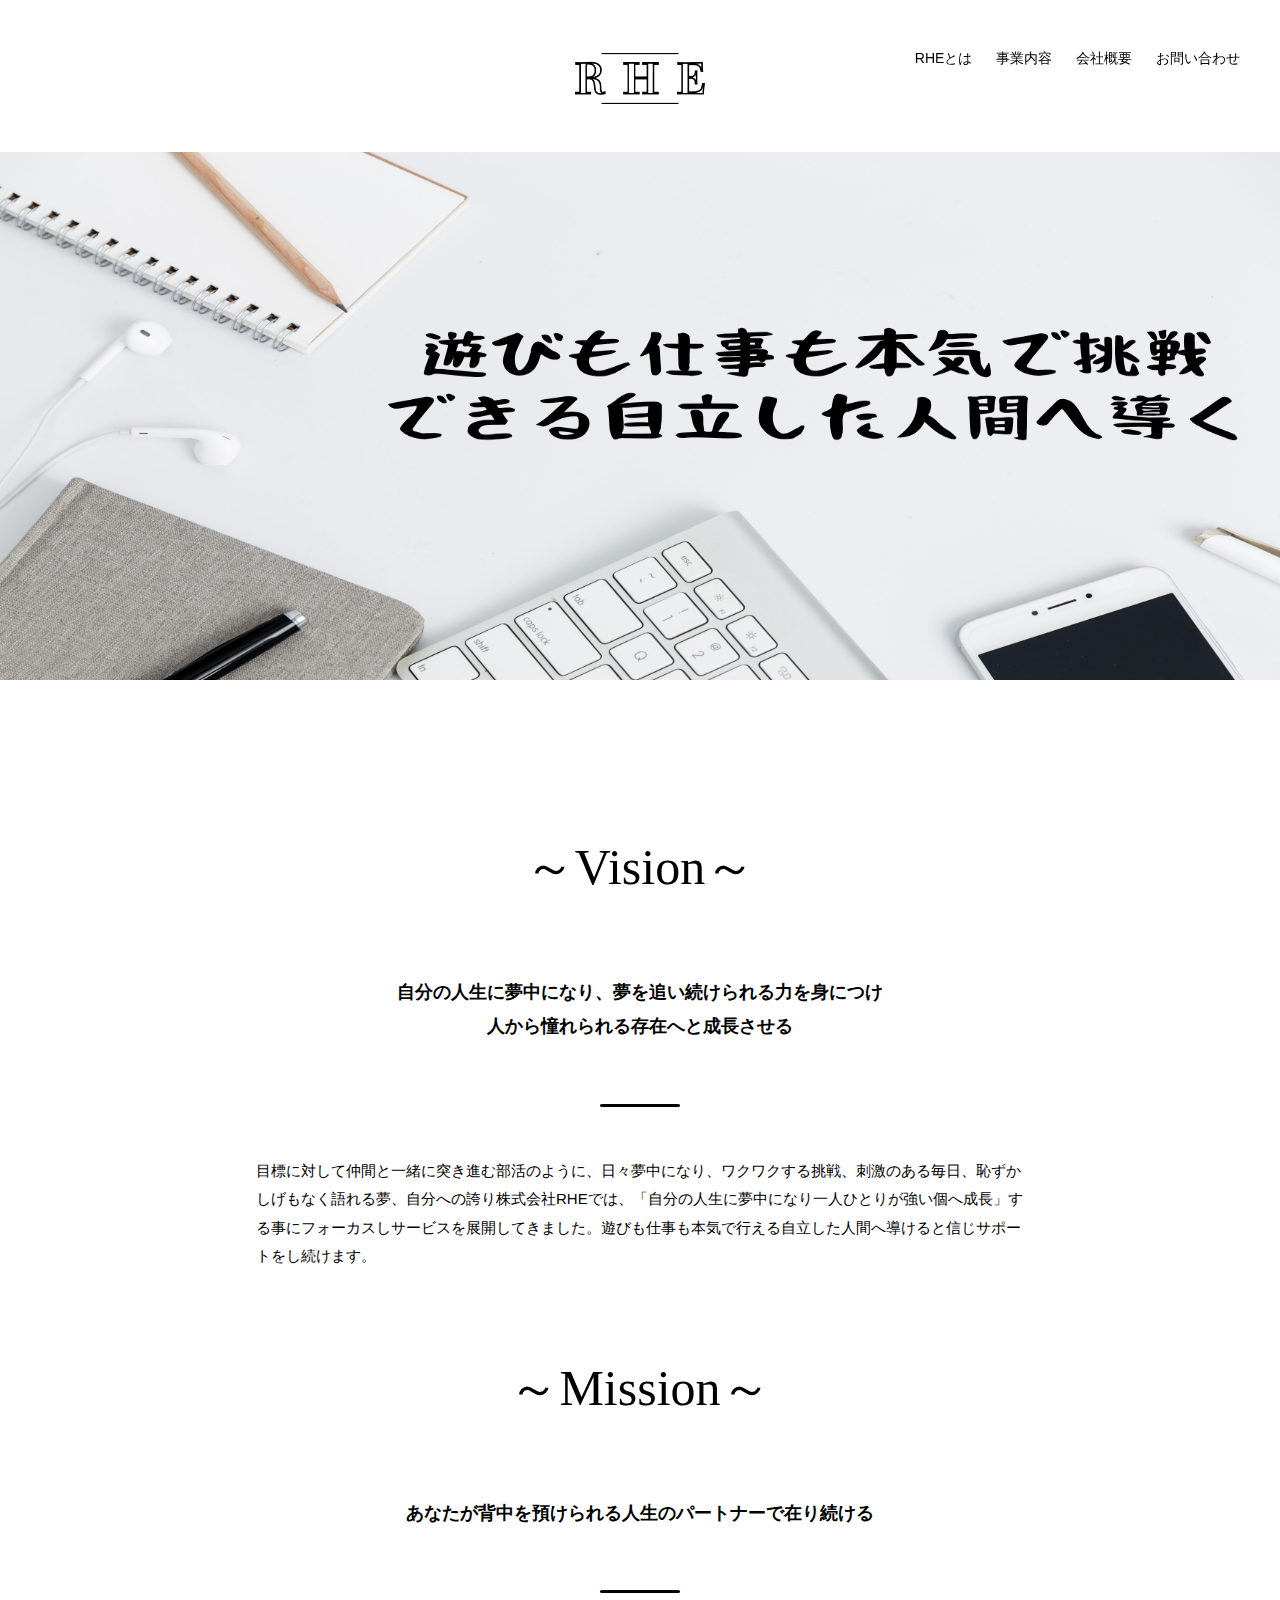
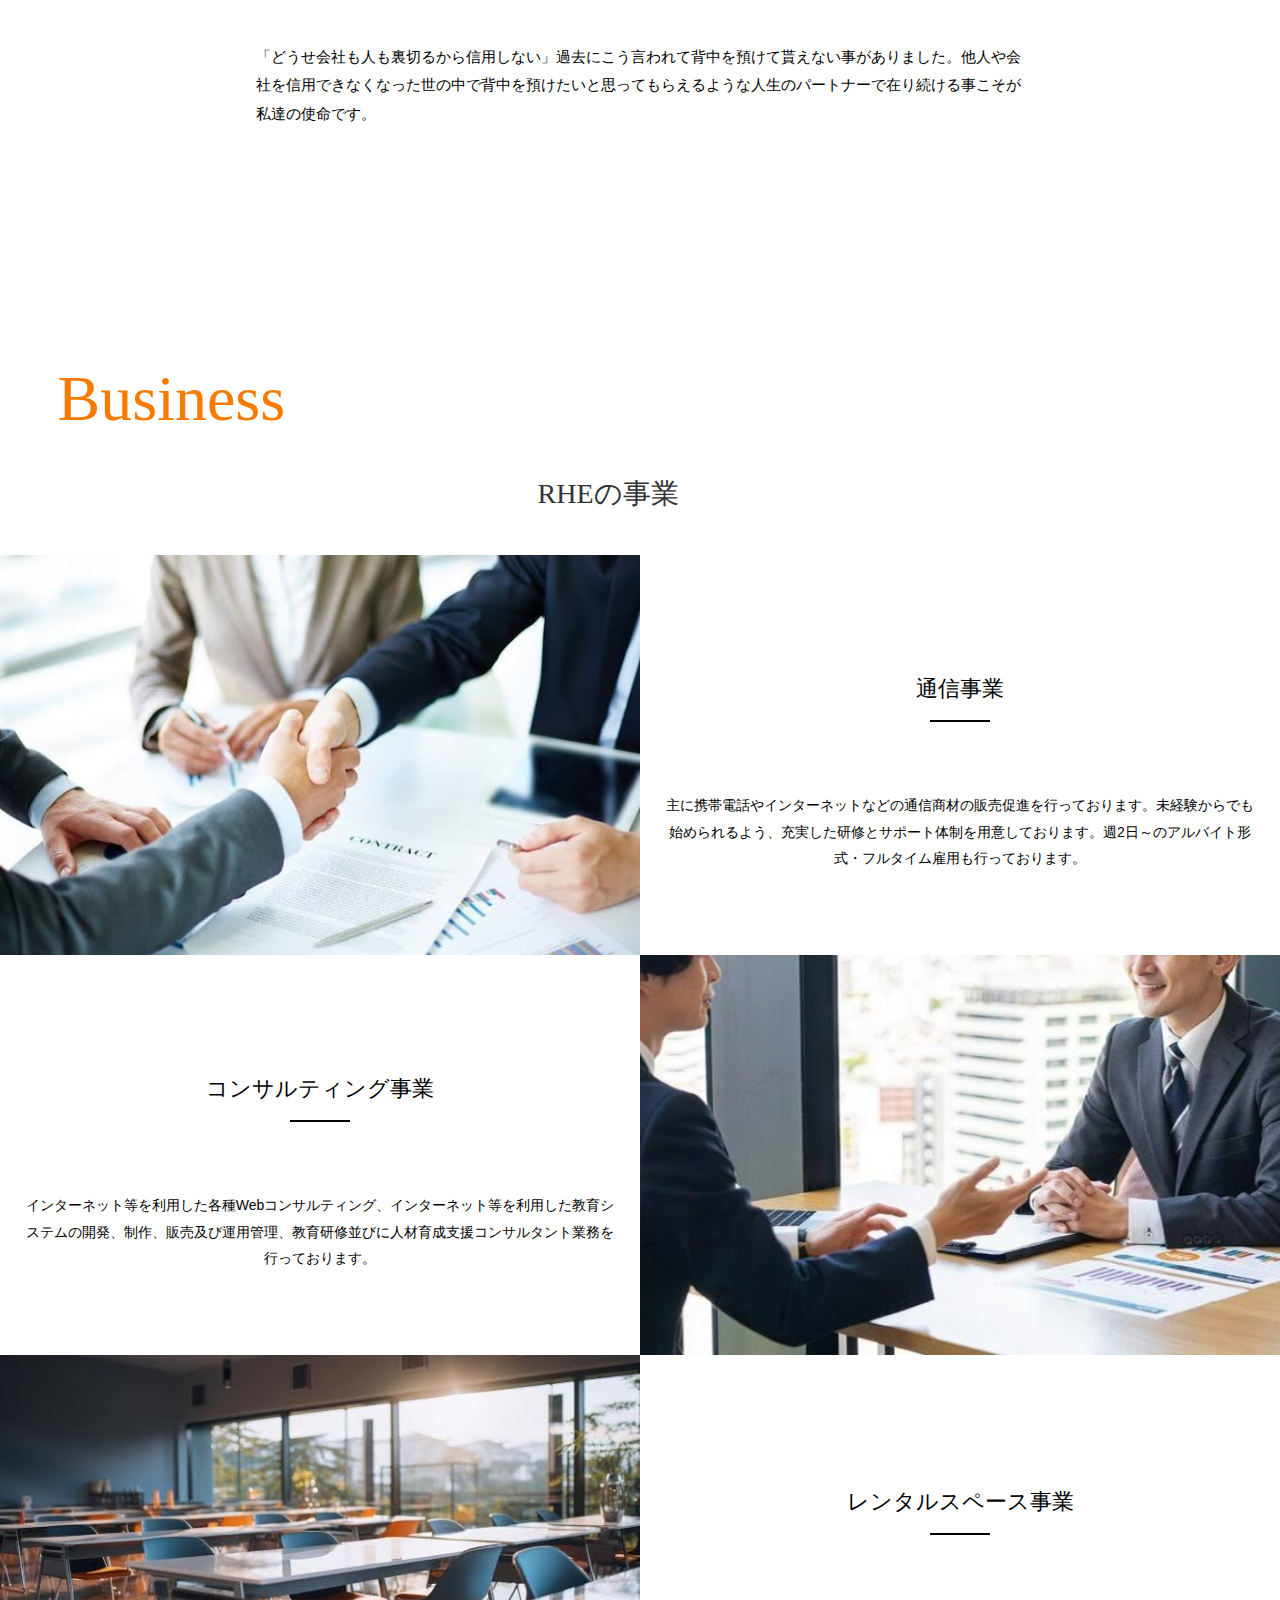
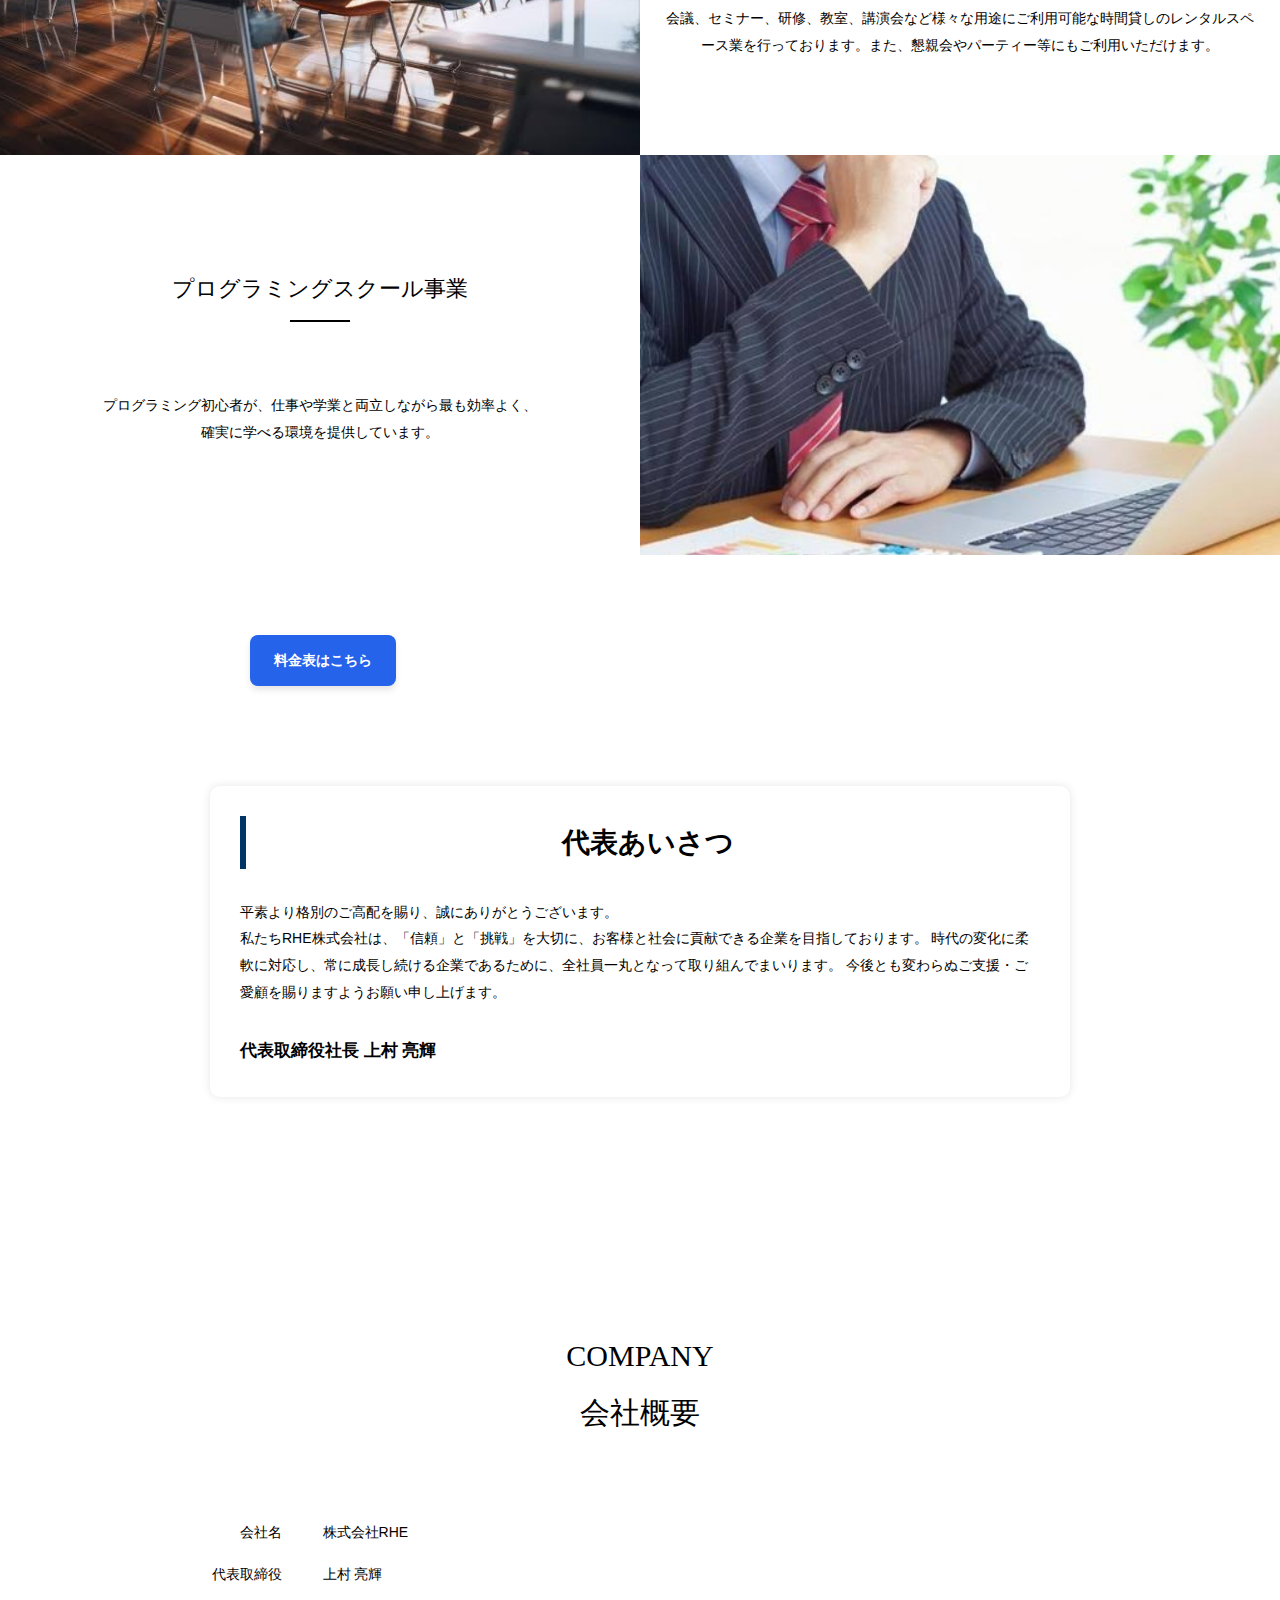
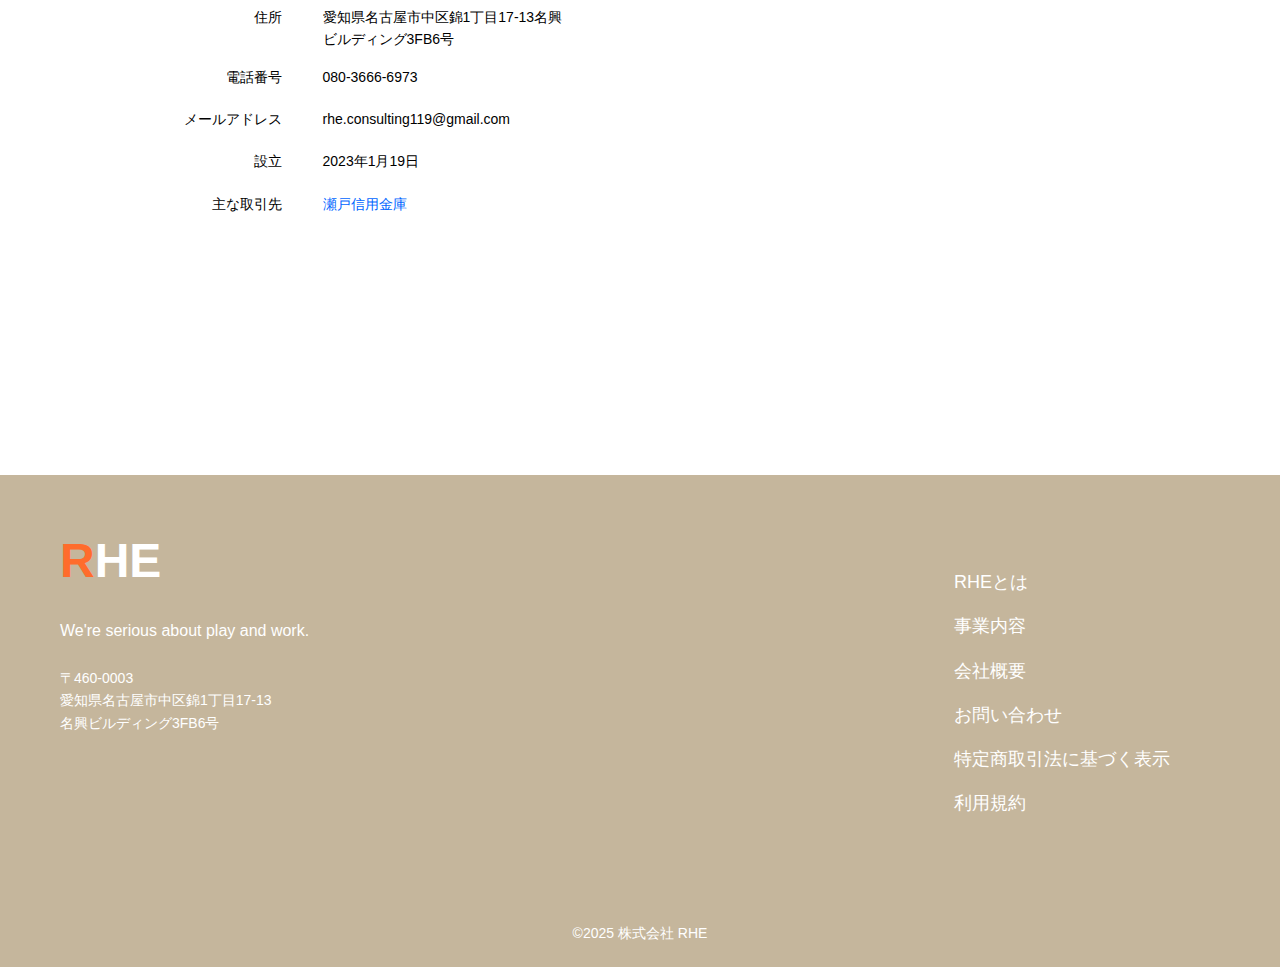
<file: index.html>
<!DOCTYPE html>
<html lang="jp">
<head>
    <meta charset="UTF-8">
    <meta name="viewport" content="width=device-width, initial-scale=1.0">
    <title>RHEについて｜RHE</title>
    <meta name="description" content="ここにサイト説明を入れます">
    <link rel="stylesheet" href="style.css">
    <script src="script.js"></script>
</head>
<body>

    <header id="header">
        <div id="headerWrap">
            <h1><img src="images/logo.png" width="142" height="80" alt="logo"></h1>
            <nav id="mainnav">
                <p id="menuWrap"><a id="menu"><span id="menuBtn"></span></a></p>
                <div class="panel">
                    <ul>
                        <li><a href="index.html">RHEとは</a></li>
                        <li><a href="#sec02">事業内容</a></li>
                        <li><a href="#sec05">会社概要</a></li>
                        <li><a href="https://form.run/@RHE-FnukarG7vnS6kp0lwkBc">お問い合わせ</a></li>
                    </ul>
                </div>
            </nav>
        </div>
        <div id="mainImg">
            <img src="images/main.jpg" alt="">
        </div>
    </header>

    <script>
        document.addEventListener('DOMContentLoaded', function () {
          const menuBtn = document.querySelector('a#menu');
          const panel = document.querySelector('.panel');
          const btnLine = document.querySelector('#menuBtn');
        
          if (menuBtn && panel && btnLine) {
            menuBtn.addEventListener('click', function (e) {
              e.preventDefault();
              panel.classList.toggle('open');
              btnLine.classList.toggle('close');
            });
          }
        });
    </script>
        
      
    
    
        <!-- MESSAGE -->
        <section id="sec01">
            <header>
                <h2><span>～Vision～</span></h2>
            </header>
            <div class="inners">自分の人生に夢中になり、夢を追い続けられる力を身につけ<br class="pc">人から憧れられる存在へと成長させる</div>
            <div class="line"></div>
            <div class="innerS">
                目標に対して仲間と一緒に突き進む部活のように、日々夢中になり、ワクワクする挑戦、刺激のある毎日、恥ずかしげもなく語れる夢、自分への誇り株式会社RHEでは、「自分の人生に夢中になり一人ひとりが強い個へ成長」する事にフォーカスしサービスを展開してきました。遊びも仕事も本気で行える自立した人間へ導けると信じサポートをし続けます。
            </div>
            <header>
                <h2><span>～Mission～</span></h2>
            </header>
            <div class="inners">あなたが背中を預けられる<br class="sp">人生のパートナーで在り続ける</div>
            <div class="line"></div>
            <div class="innerS">
                「どうせ会社も人も裏切るから信用しない」過去にこう言われて背中を預けて貰えない事がありました。他人や会社を信用できなくなった世の中で背中を預けたいと思ってもらえるような人生のパートナーで在り続ける事こそが私達の使命です。
            </div>
        </section>
        <!-- // MESSAGE -->

        <section class="business-section">
            <div class="business-header">
              <h2>
                <span class="en">Business</span>
                <span class="jp">RHEの事業</span>
              </h2>
            </div>
        </section>
          
    
        <!-- MESSAGE -->
        <section id="sec02">
            <div class="wrap">
                <p class="bg"><img src="images/a.jpg" alt=""></p>
                <div class="txt">
                    <div class="vMid">
                        <h2>通信事業</h2>
                        <p>主に携帯電話やインターネットなどの通信商材の販売促進を行っております。未経験からでも始められるよう、充実した研修とサポート体制を用意しております。週2日～のアルバイト形式・フルタイム雇用も行っております。</p>
                    </div>
                </div>
            </div>
            <div id="sec02_02" class="wrap">
                <p class="bg"><img src="images/b.jpg" alt=""></p>
                <div class="txt">
                    <div class="vMid">
                        <h2>コンサルティング事業</h2>
                        <p>インターネット等を利用した各種Webコンサルティング、インターネット等を利用した教育システムの開発、制作、販売及び運用管理、教育研修並びに人材育成支援コンサルタント業務を行っております。</p>
                    </div>
                </div>
            </div>
            
            <div class="wrap">
                <p class="bg"><img src="images/c.jpg" alt=""></p>
                <div class="txt">
                    <div class="vMid">
                        <h2>レンタルスペース事業</h2>
                        <p>会議、セミナー、研修、教室、講演会など様々な用途にご利用可能な時間貸しのレンタルスペース業を行っております。また、懇親会やパーティー等にもご利用いただけます。</p>
                    </div>
                </div>
            </div>
            <div id="sec02_02" class="wrap">
                <p class="bg"><img src="images/d.jpg" alt=""></p>
                <div class="txt">
                    <div class="vMid">
                        <h2>プログラミングスクール事業</h2>
                        <p>プログラミング初心者が、仕事や学業と両立しながら最も効率よく、<br class="pc">確実に学べる環境を提供しています。</p>
                        <br>
                    </div>
                </div>
            </div>
            <div class="button-container">
                <a href="pro/index.html" class="btn">料金表はこちら</a>
            </div>
        </section>
        <!-- // MESSAGE -->


        <main>
            <h1>代表あいさつ</h1>
            <p>
              平素より格別のご高配を賜り、誠にありがとうございます。<br>
              私たちRHE株式会社は、「信頼」と「挑戦」を大切に、お客様と社会に貢献できる企業を目指しております。
              時代の変化に柔軟に対応し、常に成長し続ける企業であるために、全社員一丸となって取り組んでまいります。
              今後とも変わらぬご支援・ご愛顧を賜りますようお願い申し上げます。
            </p>
        
            <div class="president-info">
              <div>
                <div class="president-name">代表取締役社長 <br class="sp">上村 亮輝</div>
              </div>
            </div>
        </main>
    
    <!-- PROFILE -->
    <section id="sec05">
        <div class="title">
            <h2>COMPANY<br>会社概要</h2>
        </div>
        <div class="inner">
            <ul class="col2">
                <li>
                    <dl>
                        <dt>会社名</dt>
                        <dd>株式会社RHE</dd>
                        <dt>代表取締役</dt>
                        <dd>上村 亮輝</dd>
                        <dt>住所</dt>
                        <dd>愛知県名古屋市中区錦1丁目17-13名興ビルディング3FB6号</dd>
                        <dt>電話番号</dt>
                        <dd>080-3666-6973</dd>
                        <dt>メールアドレス</dt>
                        <dd>rhe.consulting119@gmail.com</dd>
                        <dt>設立</dt>
                        <dd>2023年1月19日</dd>
                        <dt>主な取引先</dt>
                        <dd><p><a href="https://www.setoshin.co.jp/" target="_blank">瀬戸信用金庫</a></p></dd>
                    </dl>
                </li>
                <li>
                    <div id="map">
                        <!-- GOOGLE MAP -->
                        <iframe src="https://www.google.com/maps/embed?pb=!1m18!1m12!1m3!1d13045.978009004333!2d136.87611881417604!3d35.169225641743964!2m3!1f0!2f0!3f0!3m2!1i1024!2i768!4f13.1!3m3!1m2!1s0x600376d7c278ed89%3A0xb414b4875b744a10!2zTVlDQUZFIOmMpumAmuOCiuW6lw!5e0!3m2!1sja!2sjp!4v1746846180640!5m2!1sja!2sjp" width="600" height="450" style="border:0;" allowfullscreen="" loading="lazy" referrerpolicy="no-referrer-when-downgrade"></iframe>
                    </div>
                </li>
            </ul>
        </div>
    </section>
    <!-- // PROFILE -->



    <footer>
        <div class="footer">
          <div class="left">
            <div class="logo"><span class="orange">R</span>HE<span class="sub"></span></div>
            <div class="tagline">We're serious about play and work.</div>
            <div class="address">
              〒460-0003<br>
              愛知県名古屋市中区錦1丁目17-13<br>名興ビルディング3FB6号
            </div>
          </div>
          <div class="right">
            <ul>
              <li><a href="#sec01">RHEとは</a></li>
              <li><a href="#sec02">事業内容</a></li>
              <li><a href="#sec05">会社概要</a></li>
              <li><a href="https://form.run/@RHE-FnukarG7vnS6kp0lwkBc">お問い合わせ</a></li>
              <li><a href="toku.html">特定商取引法に基づく表示</a></li>
              <li><a href="terms.html">利用規約</a></li>
            </ul>
          </div>
        </div>
        <div class="copyright">©2025 株式会社 RHE</div>
    </footer>
</body>
</html>
</file>
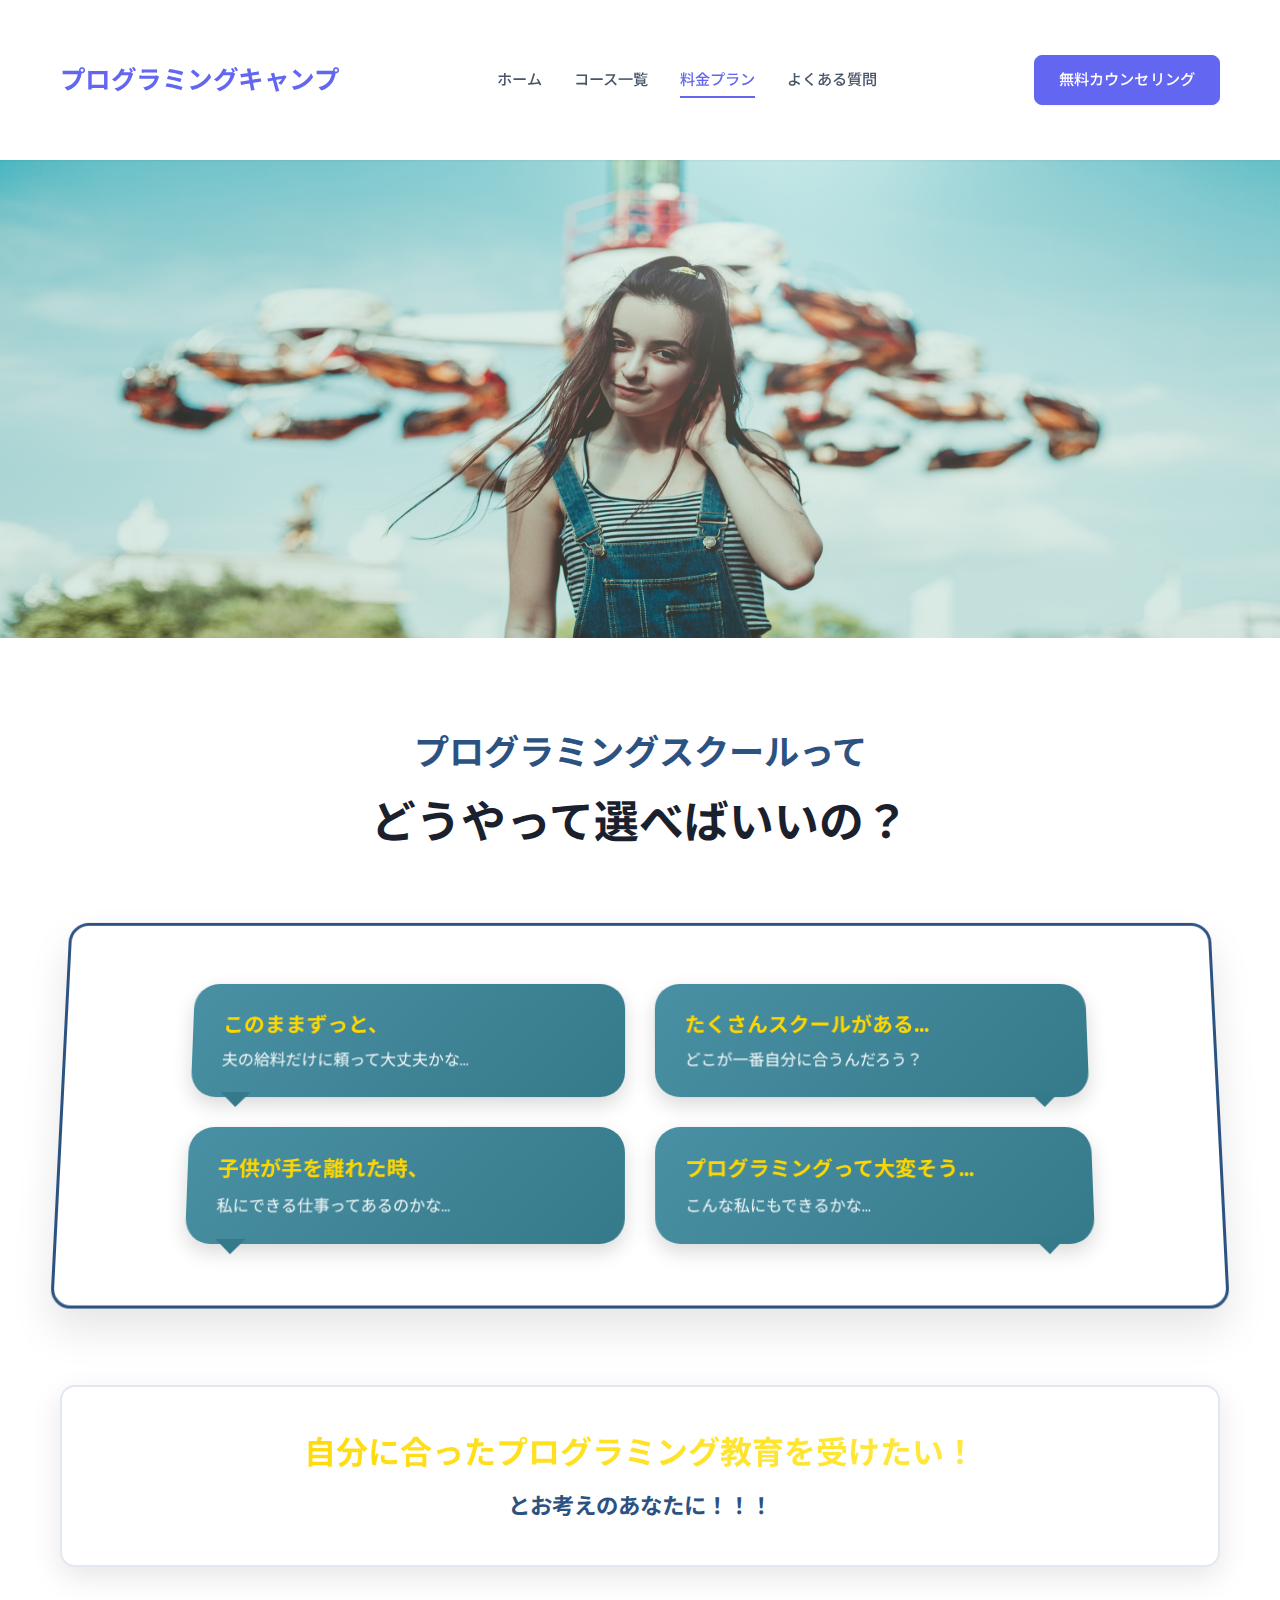
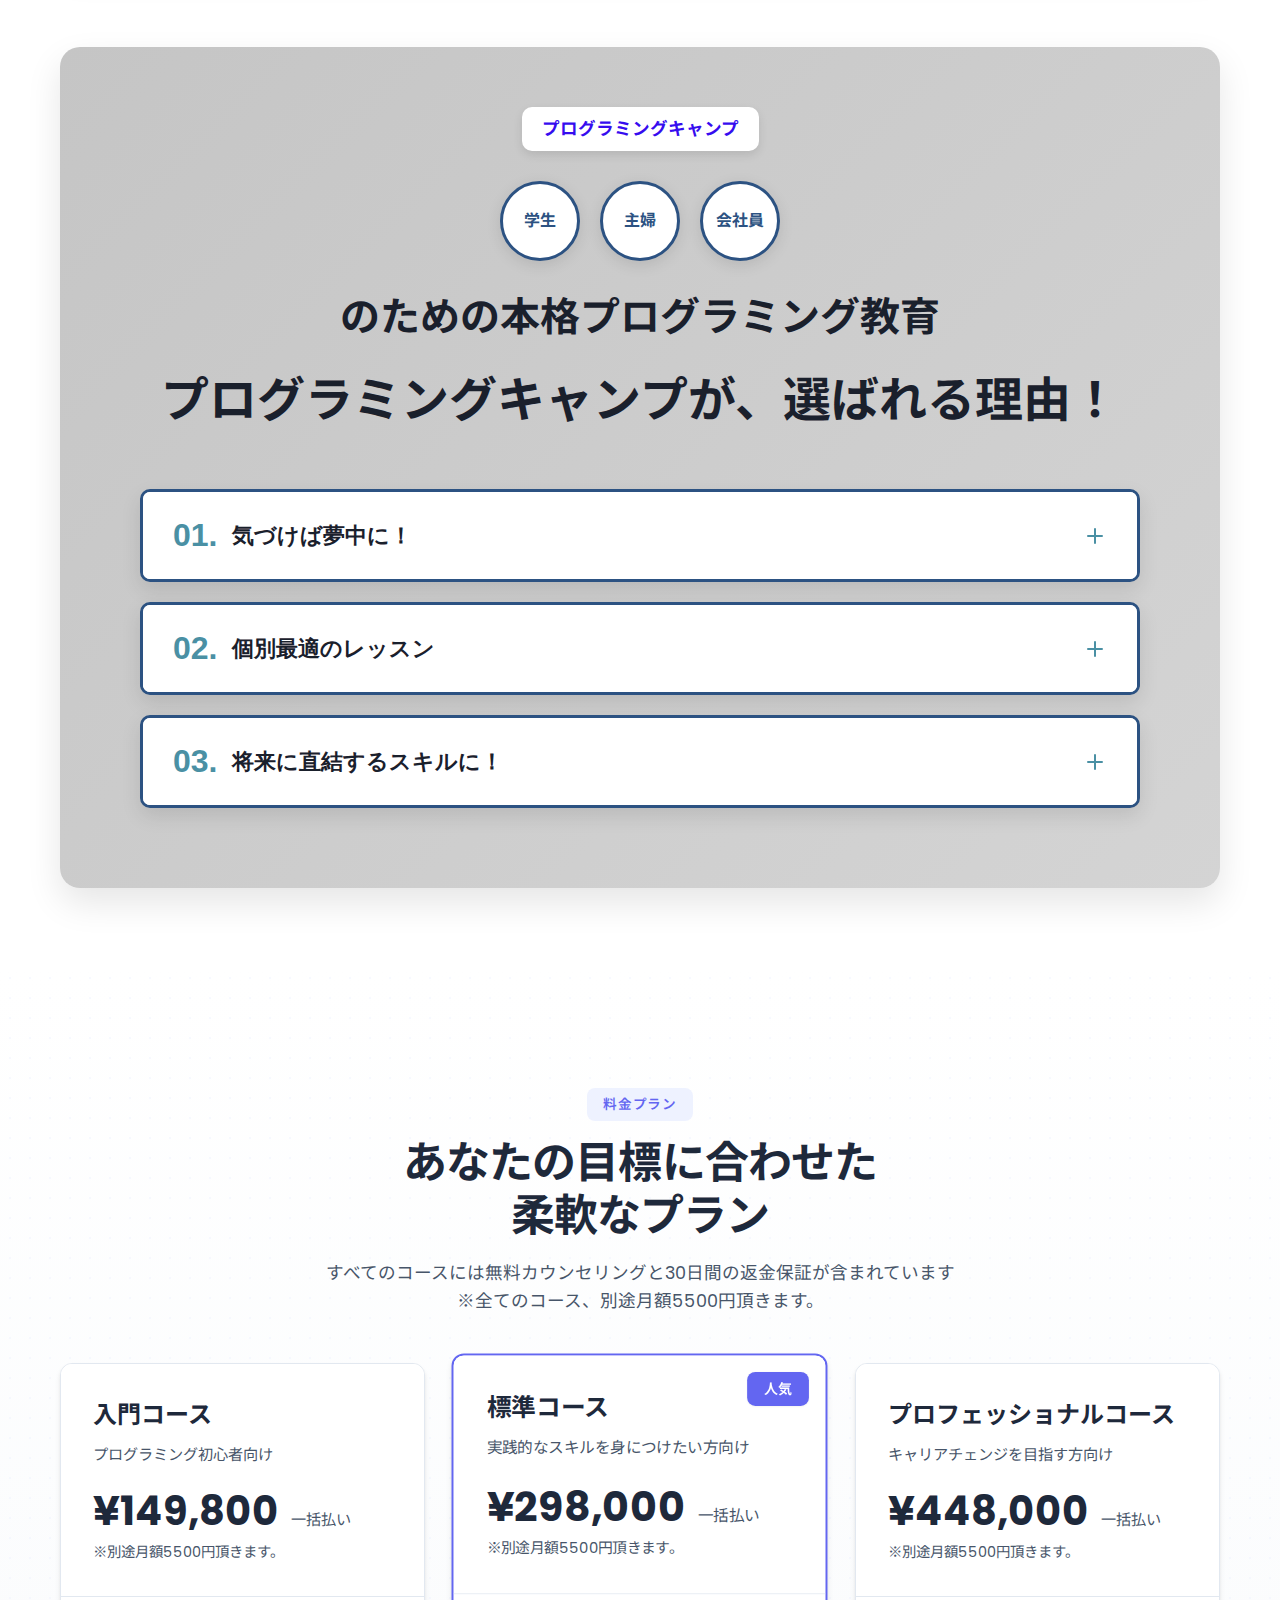
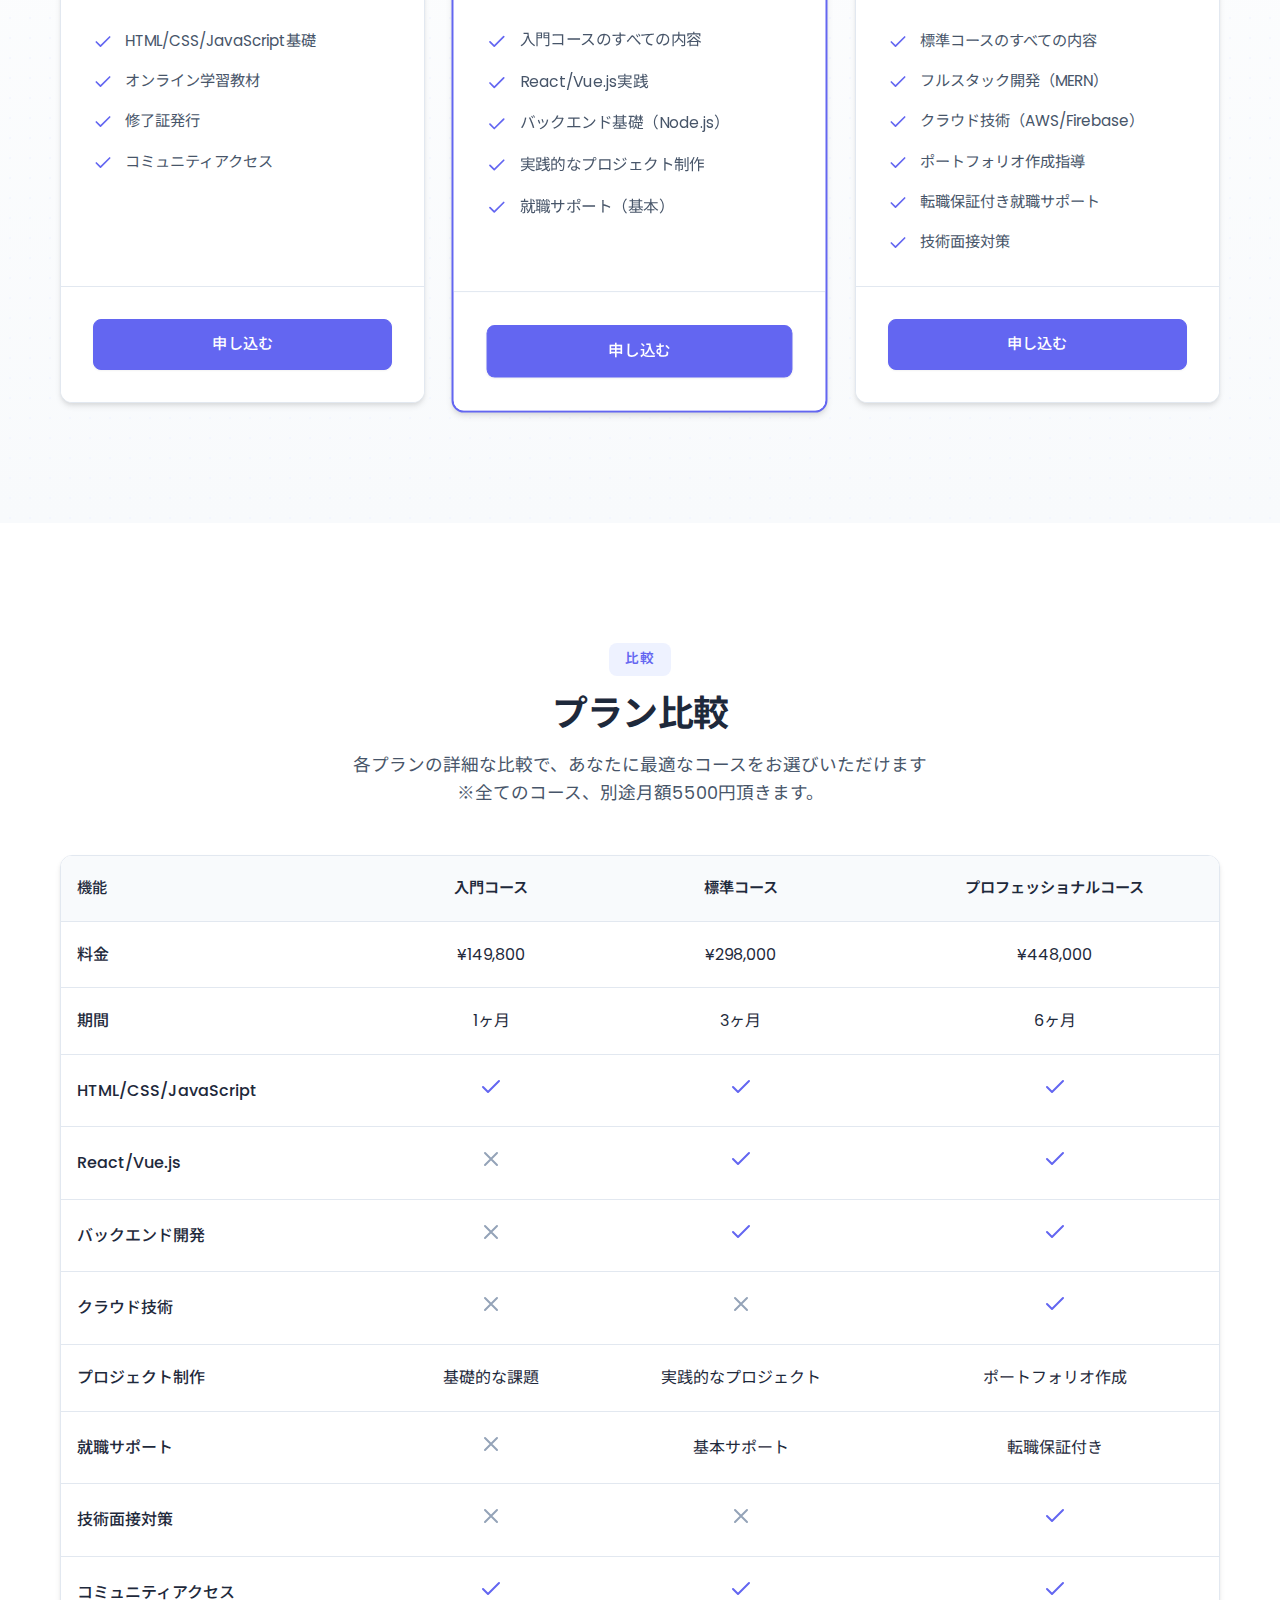
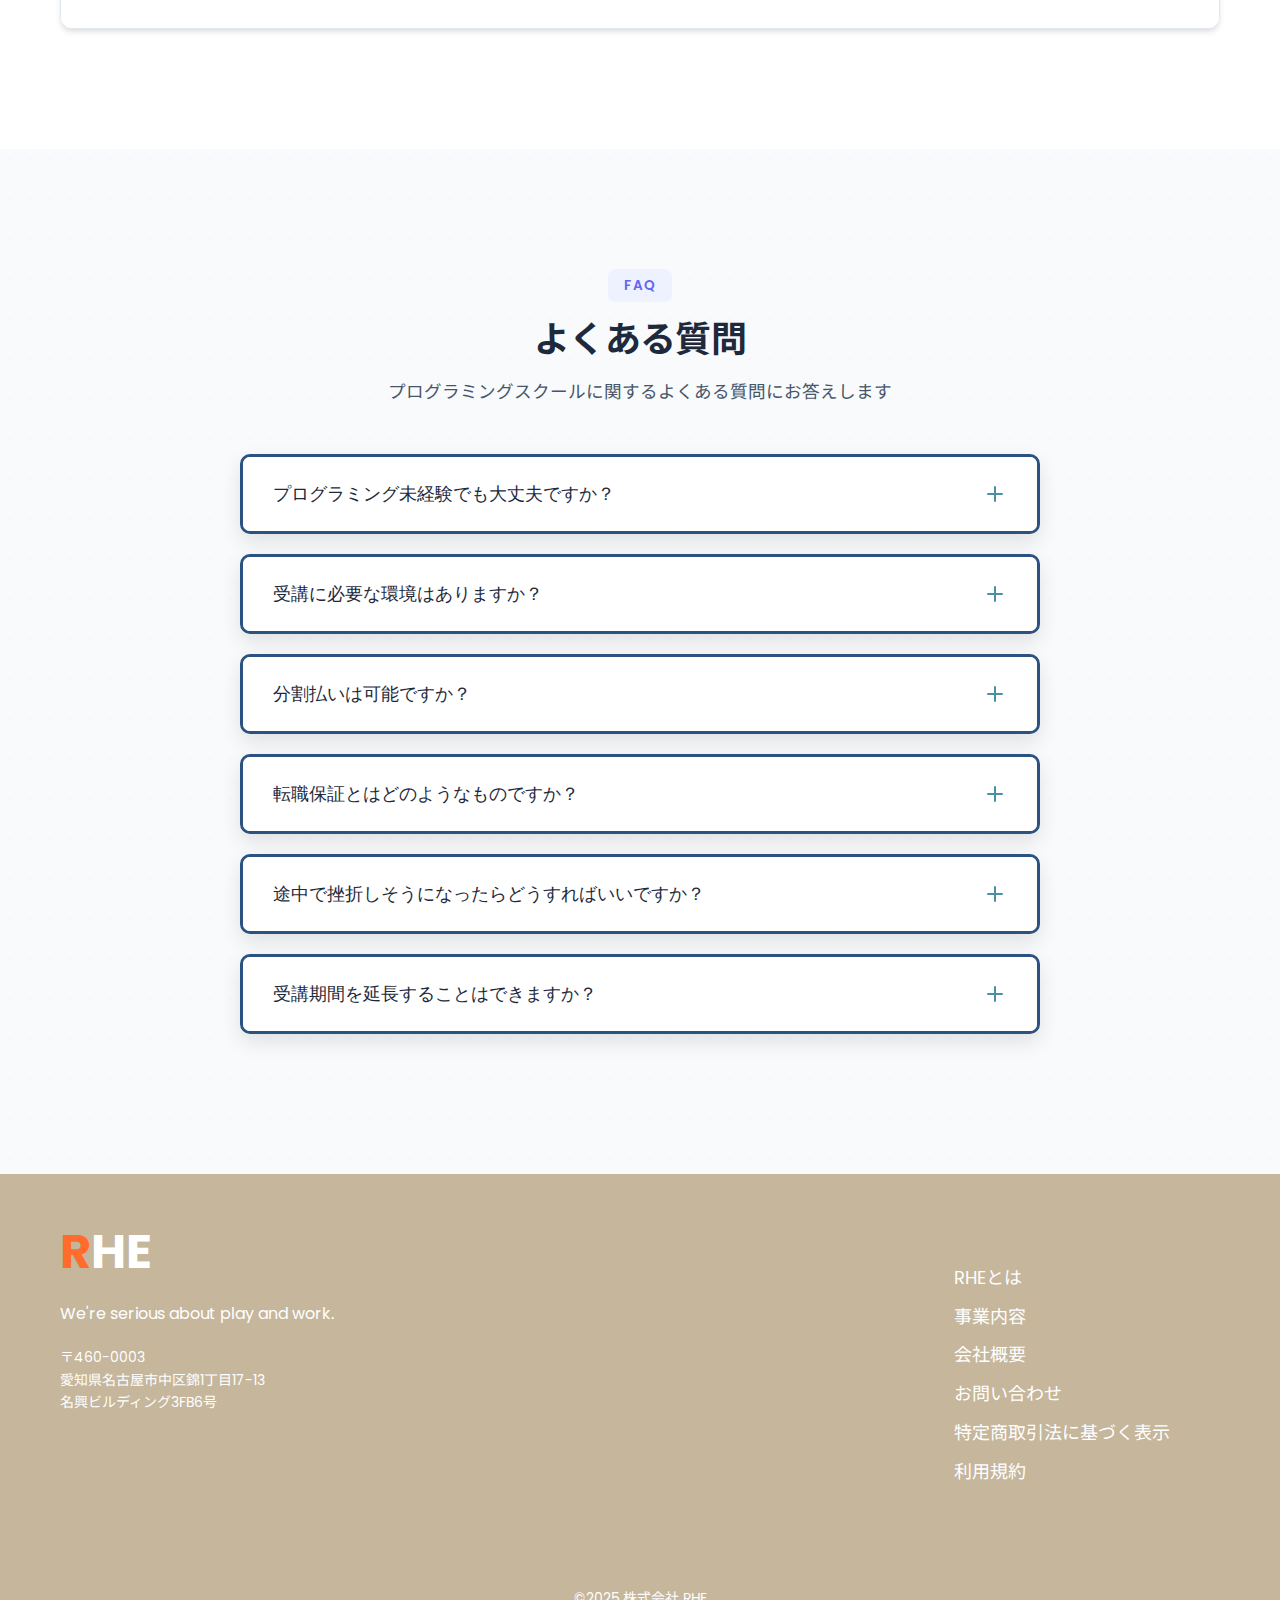
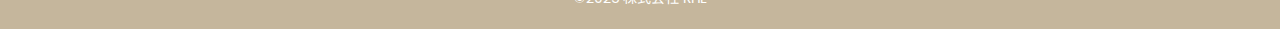
<file: pro/index.html>
<!DOCTYPE html>
<html lang="ja">
<head>
  <meta charset="UTF-8">
  <meta name="viewport" content="width=device-width, initial-scale=1.0">
  <title>料金プラン | プログラミングキャンプ</title>
  <link rel="stylesheet" href="styles.css">
  <link rel="stylesheet" href="https://fonts.googleapis.com/css2?family=Poppins:wght@400;500;600;700&family=Noto+Sans+JP:wght@400;500;700&display=swap">
</head>
<body>
  <!-- ヘッダー -->
  <header class="header">
    <div class="container">
      <div class="header-content">
        <div class="logo">
          <a href="../index.html"><span>プログラミングキャンプ</span></a>
        </div>
        <nav class="nav-desktop">
          <ul>
            <li><a href="../index.html">ホーム</a></li>
            <li><a href="#01">コース一覧</a></li>
            <li><a href="#02" class="active">料金プラン</a></li>
            <li><a href="#03">よくある質問</a></li>
          </ul>
        </nav>
        <div class="header-buttons">
          <a href="https://form.run/@RHE-FnukarG7vnS6kp0lwkBc" class="btn btn-primary">無料カウンセリング</a>
        </div>
        <button class="menu-toggle" id="menuToggle">
          <span></span>
          <span></span>
          <span></span>
        </button>
      </div>
    </div>
    <nav class="nav-mobile" id="mobileMenu">
      <ul>
        <li><a href="../index.html">ホーム</a></li>
        <li><a href="#01">コース一覧</a></li>
        <li><a href="#02" class="active">料金プラン</a></li>
        <li><a href="#03">よくある質問</a></li>
        <li><a href="../question.html" class="btn btn-primary">無料カウンセリング</a></li>
      </ul>
    </nav>
  </header>
  
  <div id="mainImg">
      <img src="../images/mainImg.jpg" alt="">
  </div>

  <div class="container">
        <!-- ヘッダーセクション -->
        <div class="header-section">
            <h1 class="main-title">プログラミングスクールって</h1>
            <h2 class="sub-title">どうやって選べばいいの？</h2>
        </div>

        <!-- 悩みセクション -->
        <div class="concerns-section">
            <div class="concerns-container">
                <div class="concerns-grid">
                    <div class="concern-bubble">
                        <div class="concern-title">このままずっと、</div>
                        <div class="concern-description">夫の給料だけに頼って大丈夫かな...</div>
                    </div>
                    
                    <div class="concern-bubble">
                        <div class="concern-title"><span class="highlight-yellow">たくさんスクールがある...</span></div>
                        <div class="concern-description">どこが一番自分に合うんだろう？</div>
                    </div>
                    
                    <div class="concern-bubble">
                        <div class="concern-title"><span class="highlight-yellow">子供が手を離れた時、</span></div>
                        <div class="concern-description">私にできる仕事ってあるのかな...</div>
                    </div>
                    
                    <div class="concern-bubble">
                        <div class="concern-title">プログラミングって大変そう...</div>
                        <div class="concern-description">こんな私にもできるかな...</div>
                    </div>
                </div>
            </div>
        </div>

        <!-- ボトムメッセージ -->
        <div class="bottom-message">
            <h3 class="bottom-title">自分に合ったプログラミング教育を受けたい！</h3>
            <p class="bottom-subtitle">とお考えのあなたに！！！</p>
        </div>

        <!-- HALLOセクション -->
        <div class="hallo-section">
            <div class="hallo-header">
                <div class="yaruki-logo">
                    <span class="yaruki-text">プログラミングキャンプ</span>
                </div>
                
                <div class="age-groups">
                    <div class="age-circle">学生</div>
                    <div class="age-circle">主婦</div>
                    <div class="age-circle">会社員</div>
                </div>
                
                <h2 class="hallo-title">のための本格プログラミング教育</h2>
                <h3 class="hallo-subtitle">プログラミングキャンプが、選ばれる理由！</h3>
            </div>

            <div class="accordion-container">
                <div class="accordion-item">
                  <button class="accordion-header">
                    <span class="accordion-number">01.</span>
                    <span class="accordion-title">気づけば夢中に！</span>
                    <svg class="accordion-icon" viewBox="0 0 24 24" fill="none" xmlns="http://www.w3.org/2000/svg">
                      <path d="M12 5V19M5 12H19" stroke="currentColor" stroke-width="2" stroke-linecap="round" stroke-linejoin="round"/>
                    </svg>
                  </button>
                  <div class="accordion-content">
                    <p>楽しく学べるカリキュラムだから、勉強というより楽しい時間。遊びながら学べるから、自然とプログラミングが身につきます。楽しさが続くから、継続して学ぶ力も自然とアップ！</p>
                  </div>
                </div>

                <div class="accordion-item">
                  <button class="accordion-header">
                    <span class="accordion-number">02.</span>
                    <span class="accordion-title">個別最適のレッスン</span>
                    <svg class="accordion-icon" viewBox="0 0 24 24" fill="none" xmlns="http://www.w3.org/2000/svg">
                      <path d="M12 5V19M5 12H19" stroke="currentColor" stroke-width="2" stroke-linecap="round" stroke-linejoin="round"/>
                    </svg>
                  </button>
                  <div class="accordion-content">
                    <p>一人ひとりの学習ペースや理解度に合わせたオーダーメイドのレッスンを提供。あなたの個性を活かしながら、確実にスキルアップできる環境を整えています。</p>
                  </div>
                </div>

                <div class="accordion-item">
                  <button class="accordion-header">
                    <span class="accordion-number">03.</span>
                    <span class="accordion-title">将来に直結するスキルに！</span>
                    <svg class="accordion-icon" viewBox="0 0 24 24" fill="none" xmlns="http://www.w3.org/2000/svg">
                      <path d="M12 5V19M5 12H19" stroke="currentColor" stroke-width="2" stroke-linecap="round" stroke-linejoin="round"/>
                    </svg>
                  </button>
                  <div class="accordion-content">
                    <p>単なる遊びではなく、実際の開発現場で使われる本格的なプログラミング言語を学習。将来のキャリアに直結する実践的なスキルを身につけることができます。</p>
                  </div>
                </div>
            </div>
        </div>
  </div>


  

  <!-- メインコンテンツ -->
  <main id="01">
    <!-- 料金プランセクション -->
    <section class="pricing-hero">
      <div class="container">
        <div class="section-header">
          <span class="section-tag">料金プラン</span>
          <h1>あなたの目標に合わせた<br>柔軟なプラン</h1>
          <p>すべてのコースには無料カウンセリングと30日間の返金保証が含まれています</p>
          <p>※全てのコース、別途月額5500円頂きます。</p>
        </div>

        <div class="pricing-cards">
          <!-- 入門コース -->
          <div class="pricing-card">
            <div class="card-header">
              <h2>入門コース</h2>
              <p>プログラミング初心者向け</p>
              <div class="price">
                <span class="amount">¥149,800</span>
                <span class="period">一括払い</span>
              </div>
              <div class="monthly">※別途月額5500円頂きます。</div>
            </div>
            <div class="card-content">
              <ul class="feature-list">
                <li>
                  <svg class="check-icon" viewBox="0 0 24 24" fill="none" xmlns="http://www.w3.org/2000/svg">
                    <path d="M20 6L9 17L4 12" stroke="currentColor" stroke-width="2" stroke-linecap="round" stroke-linejoin="round"/>
                  </svg>
                  <span>HTML/CSS/JavaScript基礎</span>
                </li>
                <li>
                  <svg class="check-icon" viewBox="0 0 24 24" fill="none" xmlns="http://www.w3.org/2000/svg">
                    <path d="M20 6L9 17L4 12" stroke="currentColor" stroke-width="2" stroke-linecap="round" stroke-linejoin="round"/>
                  </svg>
                  <span>オンライン学習教材</span>
                </li>
                <li>
                  <svg class="check-icon" viewBox="0 0 24 24" fill="none" xmlns="http://www.w3.org/2000/svg">
                    <path d="M20 6L9 17L4 12" stroke="currentColor" stroke-width="2" stroke-linecap="round" stroke-linejoin="round"/>
                  </svg>
                  <span>修了証発行</span>
                </li>
                <li>
                  <svg class="check-icon" viewBox="0 0 24 24" fill="none" xmlns="http://www.w3.org/2000/svg">
                    <path d="M20 6L9 17L4 12" stroke="currentColor" stroke-width="2" stroke-linecap="round" stroke-linejoin="round"/>
                  </svg>
                  <span>コミュニティアクセス</span>
                </li>
              </ul>
            </div>
            <div class="card-footer">
              <a href="#" class="btn btn-primary btn-full">申し込む</a>
            </div>
          </div>

          <!-- 標準コース -->
          <div class="pricing-card popular">
            <div class="popular-tag">人気</div>
            <div class="card-header">
              <h2>標準コース</h2>
              <p>実践的なスキルを身につけたい方向け</p>
              <div class="price">
                <span class="amount">¥298,000</span>
                <span class="period">一括払い</span>
              </div>
              <div class="monthly">※別途月額5500円頂きます。</div>
            </div>
            <div class="card-content">
              <ul class="feature-list">
                <li>
                  <svg class="check-icon" viewBox="0 0 24 24" fill="none" xmlns="http://www.w3.org/2000/svg">
                    <path d="M20 6L9 17L4 12" stroke="currentColor" stroke-width="2" stroke-linecap="round" stroke-linejoin="round"/>
                  </svg>
                  <span>入門コースのすべての内容</span>
                </li>
                <li>
                  <svg class="check-icon" viewBox="0 0 24 24" fill="none" xmlns="http://www.w3.org/2000/svg">
                    <path d="M20 6L9 17L4 12" stroke="currentColor" stroke-width="2" stroke-linecap="round" stroke-linejoin="round"/>
                  </svg>
                  <span>React/Vue.js実践</span>
                </li>
                <li>
                  <svg class="check-icon" viewBox="0 0 24 24" fill="none" xmlns="http://www.w3.org/2000/svg">
                    <path d="M20 6L9 17L4 12" stroke="currentColor" stroke-width="2" stroke-linecap="round" stroke-linejoin="round"/>
                  </svg>
                  <span>バックエンド基礎（Node.js）</span>
                </li>
                <li>
                  <svg class="check-icon" viewBox="0 0 24 24" fill="none" xmlns="http://www.w3.org/2000/svg">
                    <path d="M20 6L9 17L4 12" stroke="currentColor" stroke-width="2" stroke-linecap="round" stroke-linejoin="round"/>
                  </svg>
                  <span>実践的なプロジェクト制作</span>
                </li>
                <li>
                  <svg class="check-icon" viewBox="0 0 24 24" fill="none" xmlns="http://www.w3.org/2000/svg">
                    <path d="M20 6L9 17L4 12" stroke="currentColor" stroke-width="2" stroke-linecap="round" stroke-linejoin="round"/>
                  </svg>
                  <span>就職サポート（基本）</span>
                </li>
              </ul>
            </div>
            <div class="card-footer">
              <a href="#" class="btn btn-primary btn-full">申し込む</a>
            </div>
          </div>

          <!-- プロフェッショナルコース -->
          <div class="pricing-card">
            <div class="card-header">
              <h2>プロフェッショナルコース</h2>
              <p>キャリアチェンジを目指す方向け</p>
              <div class="price">
                <span class="amount">¥448,000</span>
                <span class="period">一括払い</span>
              </div>
              <div class="monthly">※別途月額5500円頂きます。</div>
            </div>
            <div class="card-content">
              <ul class="feature-list">
                <li>
                  <svg class="check-icon" viewBox="0 0 24 24" fill="none" xmlns="http://www.w3.org/2000/svg">
                    <path d="M20 6L9 17L4 12" stroke="currentColor" stroke-width="2" stroke-linecap="round" stroke-linejoin="round"/>
                  </svg>
                  <span>標準コースのすべての内容</span>
                </li>
                <li>
                  <svg class="check-icon" viewBox="0 0 24 24" fill="none" xmlns="http://www.w3.org/2000/svg">
                    <path d="M20 6L9 17L4 12" stroke="currentColor" stroke-width="2" stroke-linecap="round" stroke-linejoin="round"/>
                  </svg>
                  <span>フルスタック開発（MERN）</span>
                </li>
                <li>
                  <svg class="check-icon" viewBox="0 0 24 24" fill="none" xmlns="http://www.w3.org/2000/svg">
                    <path d="M20 6L9 17L4 12" stroke="currentColor" stroke-width="2" stroke-linecap="round" stroke-linejoin="round"/>
                  </svg>
                  <span>クラウド技術（AWS/Firebase）</span>
                </li>
                <li>
                  <svg class="check-icon" viewBox="0 0 24 24" fill="none" xmlns="http://www.w3.org/2000/svg">
                    <path d="M20 6L9 17L4 12" stroke="currentColor" stroke-width="2" stroke-linecap="round" stroke-linejoin="round"/>
                  </svg>
                  <span>ポートフォリオ作成指導</span>
                </li>
                <li>
                  <svg class="check-icon" viewBox="0 0 24 24" fill="none" xmlns="http://www.w3.org/2000/svg">
                    <path d="M20 6L9 17L4 12" stroke="currentColor" stroke-width="2" stroke-linecap="round" stroke-linejoin="round"/>
                  </svg>
                  <span>転職保証付き就職サポート</span>
                </li>
                <li>
                  <svg class="check-icon" viewBox="0 0 24 24" fill="none" xmlns="http://www.w3.org/2000/svg">
                    <path d="M20 6L9 17L4 12" stroke="currentColor" stroke-width="2" stroke-linecap="round" stroke-linejoin="round"/>
                  </svg>
                  <span>技術面接対策</span>
                </li>
              </ul>
            </div>
            <div class="card-footer">
              <a href="#" class="btn btn-primary btn-full">申し込む</a>
            </div>
          </div>
        </div>
      </div>
    </section>

    <!-- 比較表セクション -->
    <section class="comparison-section" id="02">
      <div class="container">
        <div class="section-header">
          <span class="section-tag">比較</span>
          <h2>プラン比較</h2>
          <p>各プランの詳細な比較で、あなたに最適なコースをお選びいただけます</p>
          <p>※全てのコース、別途月額5500円頂きます。</p>
        </div>

        <div class="table-container">
          <table class="comparison-table">
            <thead>
              <tr>
                <th>機能</th>
                <th>入門コース</th>
                <th>標準コース</th>
                <th>プロフェッショナルコース</th>
              </tr>
            </thead>
            <tbody>
              <tr>
                <td>料金</td>
                <td>¥149,800</td>
                <td>¥298,000</td>
                <td>¥448,000</td>
              </tr>
              <tr>
                <td>期間</td>
                <td>1ヶ月</td>
                <td>3ヶ月</td>
                <td>6ヶ月</td>
              </tr>
              <tr>
                <td>HTML/CSS/JavaScript</td>
                <td>
                  <svg class="table-icon check" viewBox="0 0 24 24" fill="none" xmlns="http://www.w3.org/2000/svg">
                    <path d="M20 6L9 17L4 12" stroke="currentColor" stroke-width="2" stroke-linecap="round" stroke-linejoin="round"/>
                  </svg>
                </td>
                <td>
                  <svg class="table-icon check" viewBox="0 0 24 24" fill="none" xmlns="http://www.w3.org/2000/svg">
                    <path d="M20 6L9 17L4 12" stroke="currentColor" stroke-width="2" stroke-linecap="round" stroke-linejoin="round"/>
                  </svg>
                </td>
                <td>
                  <svg class="table-icon check" viewBox="0 0 24 24" fill="none" xmlns="http://www.w3.org/2000/svg">
                    <path d="M20 6L9 17L4 12" stroke="currentColor" stroke-width="2" stroke-linecap="round" stroke-linejoin="round"/>
                  </svg>
                </td>
              </tr>
              <tr>
                <td>React/Vue.js</td>
                <td>
                  <svg class="table-icon cross" viewBox="0 0 24 24" fill="none" xmlns="http://www.w3.org/2000/svg">
                    <path d="M18 6L6 18M6 6L18 18" stroke="currentColor" stroke-width="2" stroke-linecap="round" stroke-linejoin="round"/>
                  </svg>
                </td>
                <td>
                  <svg class="table-icon check" viewBox="0 0 24 24" fill="none" xmlns="http://www.w3.org/2000/svg">
                    <path d="M20 6L9 17L4 12" stroke="currentColor" stroke-width="2" stroke-linecap="round" stroke-linejoin="round"/>
                  </svg>
                </td>
                <td>
                  <svg class="table-icon check" viewBox="0 0 24 24" fill="none" xmlns="http://www.w3.org/2000/svg">
                    <path d="M20 6L9 17L4 12" stroke="currentColor" stroke-width="2" stroke-linecap="round" stroke-linejoin="round"/>
                  </svg>
                </td>
              </tr>
              <tr>
                <td>バックエンド開発</td>
                <td>
                  <svg class="table-icon cross" viewBox="0 0 24 24" fill="none" xmlns="http://www.w3.org/2000/svg">
                    <path d="M18 6L6 18M6 6L18 18" stroke="currentColor" stroke-width="2" stroke-linecap="round" stroke-linejoin="round"/>
                  </svg>
                </td>
                <td>
                  <svg class="table-icon check" viewBox="0 0 24 24" fill="none" xmlns="http://www.w3.org/2000/svg">
                    <path d="M20 6L9 17L4 12" stroke="currentColor" stroke-width="2" stroke-linecap="round" stroke-linejoin="round"/>
                  </svg>
                </td>
                <td>
                  <svg class="table-icon check" viewBox="0 0 24 24" fill="none" xmlns="http://www.w3.org/2000/svg">
                    <path d="M20 6L9 17L4 12" stroke="currentColor" stroke-width="2" stroke-linecap="round" stroke-linejoin="round"/>
                  </svg>
                </td>
              </tr>
              <tr>
                <td>クラウド技術</td>
                <td>
                  <svg class="table-icon cross" viewBox="0 0 24 24" fill="none" xmlns="http://www.w3.org/2000/svg">
                    <path d="M18 6L6 18M6 6L18 18" stroke="currentColor" stroke-width="2" stroke-linecap="round" stroke-linejoin="round"/>
                  </svg>
                </td>
                <td>
                  <svg class="table-icon cross" viewBox="0 0 24 24" fill="none" xmlns="http://www.w3.org/2000/svg">
                    <path d="M18 6L6 18M6 6L18 18" stroke="currentColor" stroke-width="2" stroke-linecap="round" stroke-linejoin="round"/>
                  </svg>
                </td>
                <td>
                  <svg class="table-icon check" viewBox="0 0 24 24" fill="none" xmlns="http://www.w3.org/2000/svg">
                    <path d="M20 6L9 17L4 12" stroke="currentColor" stroke-width="2" stroke-linecap="round" stroke-linejoin="round"/>
                  </svg>
                </td>
              </tr>
              <tr>
                <td>プロジェクト制作</td>
                <td>基礎的な課題</td>
                <td>実践的なプロジェクト</td>
                <td>ポートフォリオ作成</td>
              </tr>
              <tr>
                <td>就職サポート</td>
                <td>
                  <svg class="table-icon cross" viewBox="0 0 24 24" fill="none" xmlns="http://www.w3.org/2000/svg">
                    <path d="M18 6L6 18M6 6L18 18" stroke="currentColor" stroke-width="2" stroke-linecap="round" stroke-linejoin="round"/>
                  </svg>
                </td>
                <td>基本サポート</td>
                <td>転職保証付き</td>
              </tr>
              <tr>
                <td>技術面接対策</td>
                <td>
                  <svg class="table-icon cross" viewBox="0 0 24 24" fill="none" xmlns="http://www.w3.org/2000/svg">
                    <path d="M18 6L6 18M6 6L18 18" stroke="currentColor" stroke-width="2" stroke-linecap="round" stroke-linejoin="round"/>
                  </svg>
                </td>
                <td>
                  <svg class="table-icon cross" viewBox="0 0 24 24" fill="none" xmlns="http://www.w3.org/2000/svg">
                    <path d="M18 6L6 18M6 6L18 18" stroke="currentColor" stroke-width="2" stroke-linecap="round" stroke-linejoin="round"/>
                  </svg>
                </td>
                <td>
                  <svg class="table-icon check" viewBox="0 0 24 24" fill="none" xmlns="http://www.w3.org/2000/svg">
                    <path d="M20 6L9 17L4 12" stroke="currentColor" stroke-width="2" stroke-linecap="round" stroke-linejoin="round"/>
                  </svg>
                </td>
              </tr>
              <tr>
                <td>コミュニティアクセス</td>
                <td>
                  <svg class="table-icon check" viewBox="0 0 24 24" fill="none" xmlns="http://www.w3.org/2000/svg">
                    <path d="M20 6L9 17L4 12" stroke="currentColor" stroke-width="2" stroke-linecap="round" stroke-linejoin="round"/>
                  </svg>
                </td>
                <td>
                  <svg class="table-icon check" viewBox="0 0 24 24" fill="none" xmlns="http://www.w3.org/2000/svg">
                    <path d="M20 6L9 17L4 12" stroke="currentColor" stroke-width="2" stroke-linecap="round" stroke-linejoin="round"/>
                  </svg>
                </td>
                <td>
                  <svg class="table-icon check" viewBox="0 0 24 24" fill="none" xmlns="http://www.w3.org/2000/svg">
                    <path d="M20 6L9 17L4 12" stroke="currentColor" stroke-width="2" stroke-linecap="round" stroke-linejoin="round"/>
                  </svg>
                </td>
              </tr>
            </tbody>
          </table>
        </div>
      </div>
    </section>

    <!-- FAQ セクション -->
    <section class="faq-section" id="03">
      <div class="container">
        <div class="section-header">
          <span class="section-tag">FAQ</span>
          <h2>よくある質問</h2>
          <p>プログラミングスクールに関するよくある質問にお答えします</p>
        </div>

        <div class="accordion">
          <div class="accordion-item">
            <button class="accordion-header">
              プログラミング未経験でも大丈夫ですか？
              <svg class="accordion-icon" viewBox="0 0 24 24" fill="none" xmlns="http://www.w3.org/2000/svg">
                <path d="M12 5V19M5 12H19" stroke="currentColor" stroke-width="2" stroke-linecap="round" stroke-linejoin="round"/>
              </svg>
            </button>
            <div class="accordion-content">
              <p>はい、まったくの未経験からでも始められるカリキュラムをご用意しています。入門コースでは基礎からしっかり学べるので安心してください。</p>
            </div>
          </div>

          <div class="accordion-item">
            <button class="accordion-header">
              受講に必要な環境はありますか？
              <svg class="accordion-icon" viewBox="0 0 24 24" fill="none" xmlns="http://www.w3.org/2000/svg">
                <path d="M12 5V19M5 12H19" stroke="currentColor" stroke-width="2" stroke-linecap="round" stroke-linejoin="round"/>
              </svg>
            </button>
            <div class="accordion-content">
              <p>インターネット接続ができるパソコン（Windows/Mac）があれば受講可能です。推奨スペックについては、申し込み後にご案内いたします。</p>
            </div>
          </div>

          <div class="accordion-item">
            <button class="accordion-header">
              分割払いは可能ですか？
              <svg class="accordion-icon" viewBox="0 0 24 24" fill="none" xmlns="http://www.w3.org/2000/svg">
                <path d="M12 5V19M5 12H19" stroke="currentColor" stroke-width="2" stroke-linecap="round" stroke-linejoin="round"/>
              </svg>
            </button>
            <div class="accordion-content">
              <p>はい、標準コースとプロフェッショナルコースでは12回までの分割払いに対応しています。お支払い方法については、お申し込み時にご案内いたします。</p>
            </div>
          </div>

          <div class="accordion-item">
            <button class="accordion-header">
              転職保証とはどのようなものですか？
              <svg class="accordion-icon" viewBox="0 0 24 24" fill="none" xmlns="http://www.w3.org/2000/svg">
                <path d="M12 5V19M5 12H19" stroke="currentColor" stroke-width="2" stroke-linecap="round" stroke-linejoin="round"/>
              </svg>
            </button>
            <div class="accordion-content">
              <p>プロフェッショナルコースの転職保証は、コース修了後6ヶ月以内にIT業界への転職ができなかった場合、受講料を全額返金するものです。ただし、一定の条件（課題の提出、面接への参加など）を満たす必要があります。詳細は利用規約をご確認ください。</p>
            </div>
          </div>

          <div class="accordion-item">
            <button class="accordion-header">
              途中で挫折しそうになったらどうすればいいですか？
              <svg class="accordion-icon" viewBox="0 0 24 24" fill="none" xmlns="http://www.w3.org/2000/svg">
                <path d="M12 5V19M5 12H19" stroke="currentColor" stroke-width="2" stroke-linecap="round" stroke-linejoin="round"/>
              </svg>
            </button>
            <div class="accordion-content">
              <p>定期的なメンタリングセッションで学習の進捗を確認し、つまずいているポイントをサポートします。また、オンラインコミュニティでは24時間質問ができ、同じ目標を持つ仲間と励まし合いながら学習を進めることができます。</p>
            </div>
          </div>

          <div class="accordion-item">
            <button class="accordion-header">
              受講期間を延長することはできますか？
              <svg class="accordion-icon" viewBox="0 0 24 24" fill="none" xmlns="http://www.w3.org/2000/svg">
                <path d="M12 5V19M5 12H19" stroke="currentColor" stroke-width="2" stroke-linecap="round" stroke-linejoin="round"/>
              </svg>
            </button>
            <div class="accordion-content">
              <p>はい、一定の条件のもとで受講期間の延長が可能です。延長料金や条件については、カウンセリング時にご案内いたします。</p>
            </div>
          </div>
        </div>
      </div>
    </section>

  <!-- フッター -->
  <footer>
        <div class="footer">
          <div class="left">
            <div class="logo"><span class="orange">R</span>HE<span class="sub"></span></div>
            <div class="tagline">We're serious about play and work.</div>
            <div class="address">
             〒460-0003<br>
              愛知県名古屋市中区錦1丁目17-13<br>名興ビルディング3FB6号
            </div>
          </div>
          <div class="right">
            <ul>
              <li><a href="../index.html">RHEとは</a></li>
              <li><a href="../business.html">事業内容</a></li>
              <li><a href="../company.html">会社概要</a></li>
              <li><a href="https://form.run/@RHE-FnukarG7vnS6kp0lwkBc">お問い合わせ</a></li>
              <li><a href="../toku.html">特定商取引法に基づく表示</a></li>
              <li><a href="../terms.html">利用規約</a></li>
            </ul>
          </div>
        </div>
        <div class="copyright">©2025 株式会社 RHE</div>
    </footer>

  

  <script src="script.js"></script>
</body>
</html>
</file>
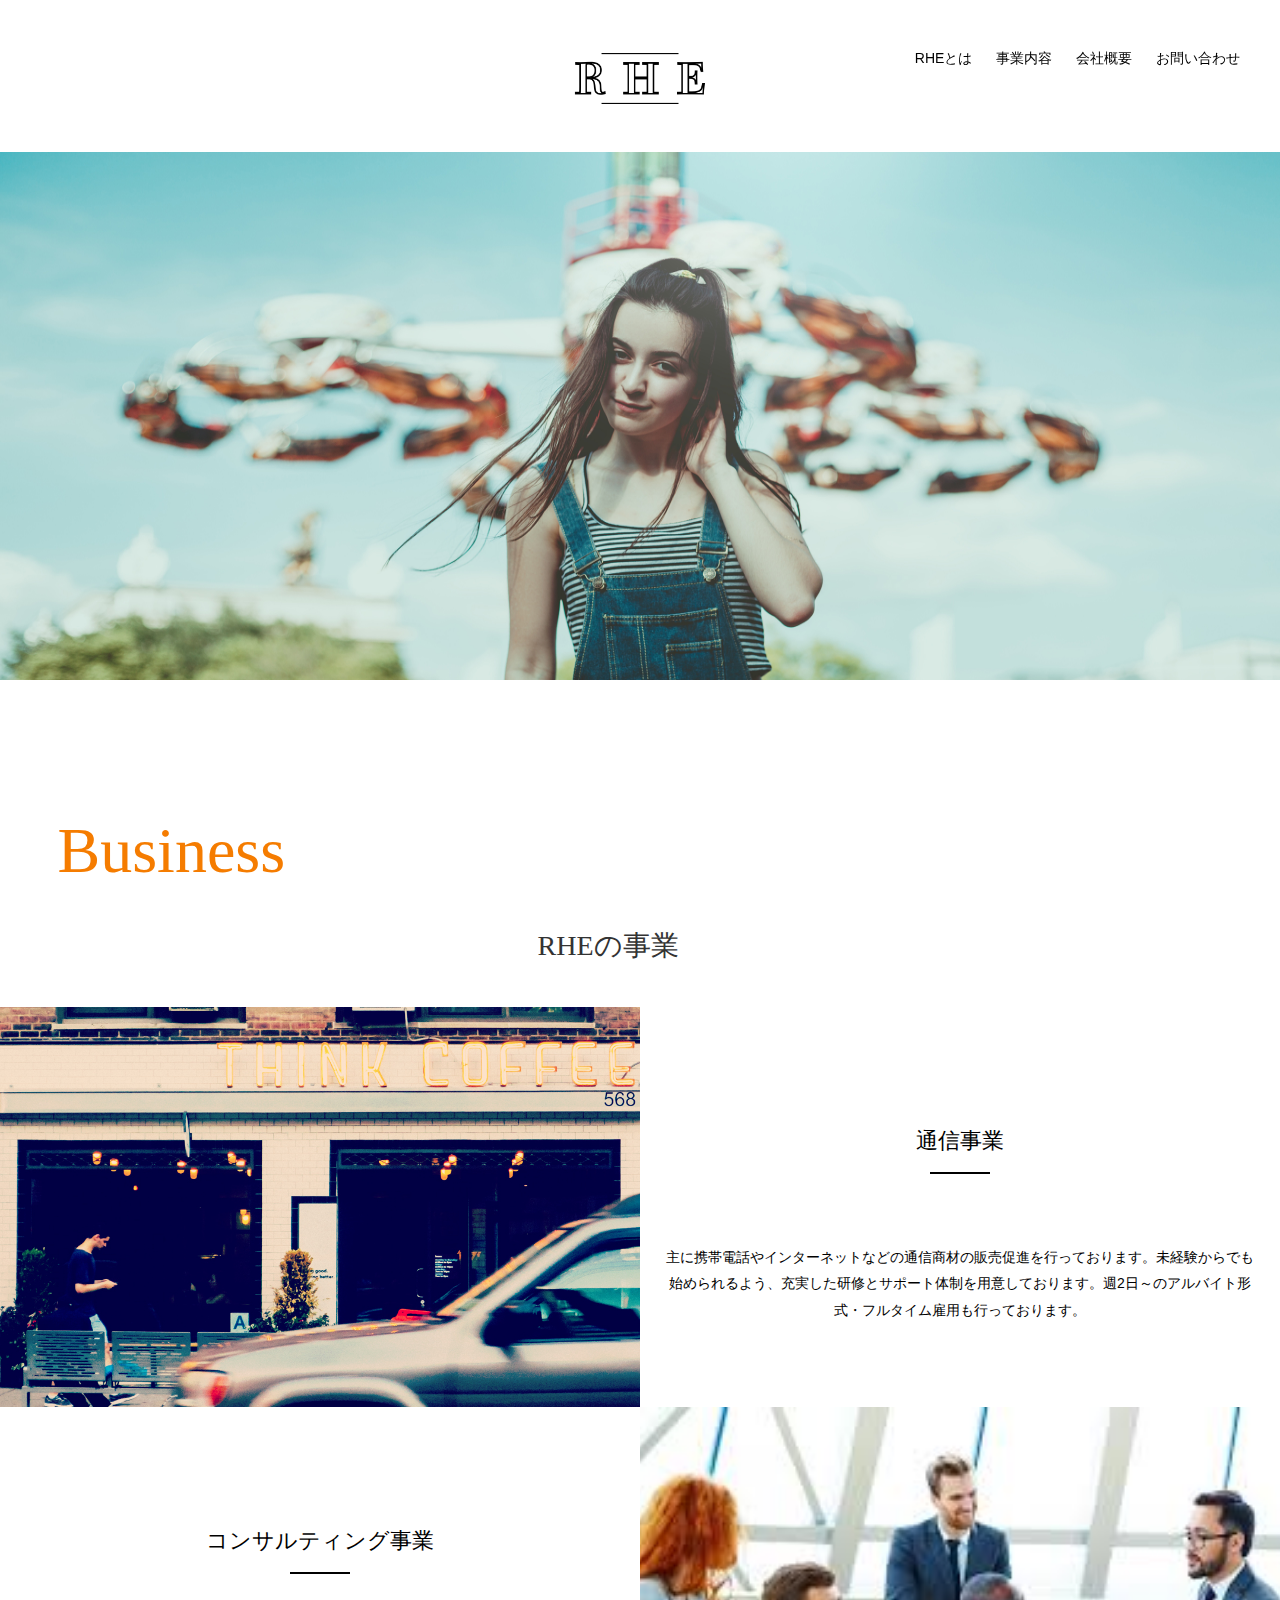
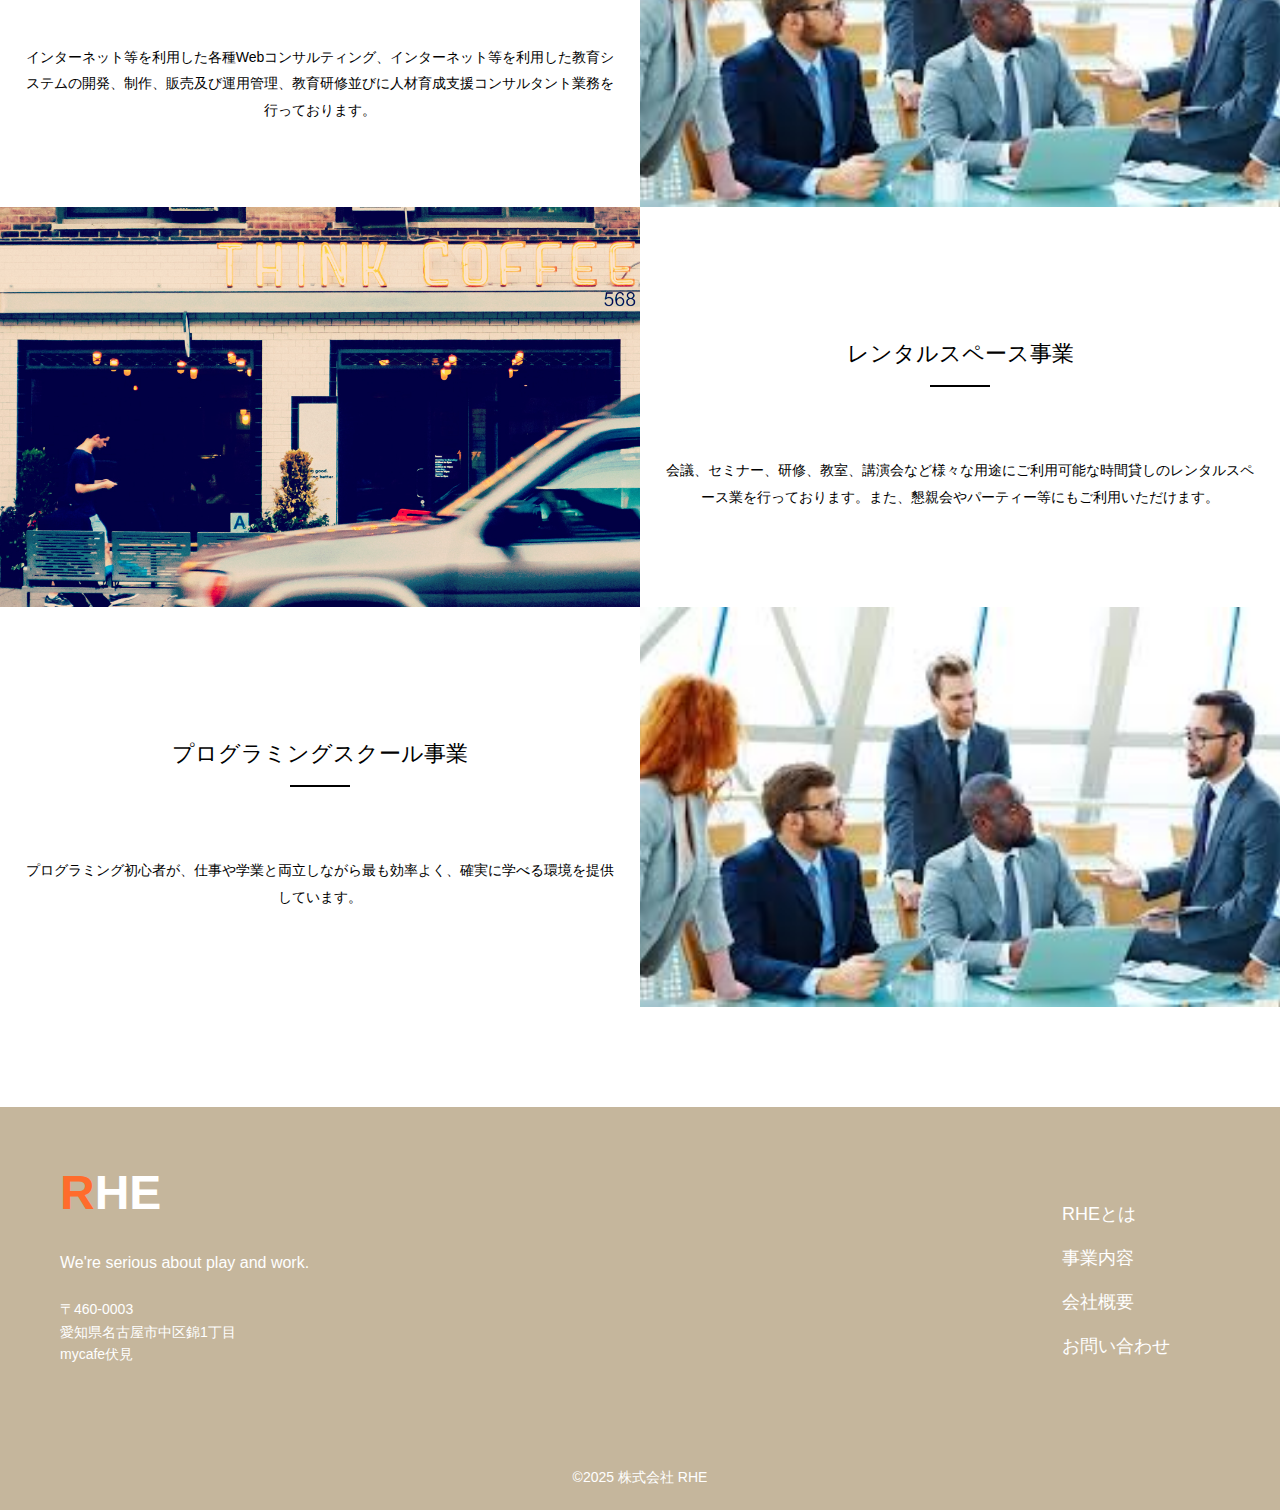
<file: business.html>
<!DOCTYPE html>
<html lang="jp">
<head>
    <meta charset="UTF-8">
    <meta name="viewport" content="width=device-width, initial-scale=1.0">
    <title>RHEについて｜RHE</title>
    <meta name="description" content="ここにサイト説明を入れます">
    <link rel="stylesheet" href="style.css">
</head>
<body>

    <header id="header">
        <div id="headerWrap">
            <h1><img src="images/logo.png" width="142" height="80" alt="logo"></h1>
            <nav id="mainnav">
                <p id="menuWrap"><a id="menu"><span id="menuBtn"></span></a></p>
                <div class="panel">
                    <ul>
                        <li><a href="index.html">RHEとは</a></li>
                        <li><a href="business.html">事業内容</a></li>
                        <li><a href="company.html">会社概要</a></li>
                        <li><a href="question.html">お問い合わせ</a></li>
                    </ul>
                </div>
            </nav>
        </div>
    </header>
    
    <div id="mainImg">
        <img src="images/mainImg.jpg" alt="">
    </div>

    <section class="business-section">
        <div class="business-header">
          <h2>
            <span class="en">Business</span>
            <span class="jp">RHEの事業</span>
          </h2>
        </div>
    </section>
      

    <!-- MESSAGE -->
    <section id="sec02">
        <div class="wrap">
            <p class="bg"><img src="images/sec01.jpg" alt=""></p>
            <div class="txt">
                <div class="vMid">
                    <h2>通信事業</h2>
                    <p>主に携帯電話やインターネットなどの通信商材の販売促進を行っております。未経験からでも始められるよう、充実した研修とサポート体制を用意しております。週2日～のアルバイト形式・フルタイム雇用も行っております。</p>
                </div>
            </div>
        </div>
        <div id="sec02_02" class="wrap">
            <p class="bg"><img src="images/sec02.jpg" alt=""></p>
            <div class="txt">
                <div class="vMid">
                    <h2>コンサルティング事業</h2>
                    <p>インターネット等を利用した各種Webコンサルティング、インターネット等を利用した教育システムの開発、制作、販売及び運用管理、教育研修並びに人材育成支援コンサルタント業務を行っております。</p>
                </div>
            </div>
        </div>
        
        <div class="wrap">
            <p class="bg"><img src="images/sec01.jpg" alt=""></p>
            <div class="txt">
                <div class="vMid">
                    <h2>レンタルスペース事業</h2>
                    <p>会議、セミナー、研修、教室、講演会など様々な用途にご利用可能な時間貸しのレンタルスペース業を行っております。また、懇親会やパーティー等にもご利用いただけます。</p>
                </div>
            </div>
        </div>
        <div id="sec02_02" class="wrap">
            <p class="bg"><img src="images/sec02.jpg" alt=""></p>
            <div class="txt">
                <div class="vMid">
                    <h2>プログラミングスクール事業</h2>
                    <p>プログラミング初心者が、仕事や学業と両立しながら最も効率よく、確実に学べる環境を提供しています。</p>
                </div>
            </div>
        </div>
    </section>
    <!-- // MESSAGE -->

    <footer>
        <div class="footer">
          <div class="left">
            <div class="logo"><span class="orange">R</span>HE<span class="sub"></span></div>
            <div class="tagline">We're serious about play and work.</div>
            <div class="address">
              〒460-0003<br>
              愛知県名古屋市中区錦1丁目<br>
              mycafe伏見
            </div>
          </div>
          <div class="right">
            <ul>
              <li><a href="index.html">RHEとは</a></li>
              <li><a href="business.html">事業内容</a></li>
              <li><a href="company.html">会社概要</a></li>
              <li><a href="question.html">お問い合わせ</a></li>
            </ul>
          </div>
        </div>
        <div class="copyright">©2025 株式会社 RHE</div>
      </footer>
</body>
</html>
</file>
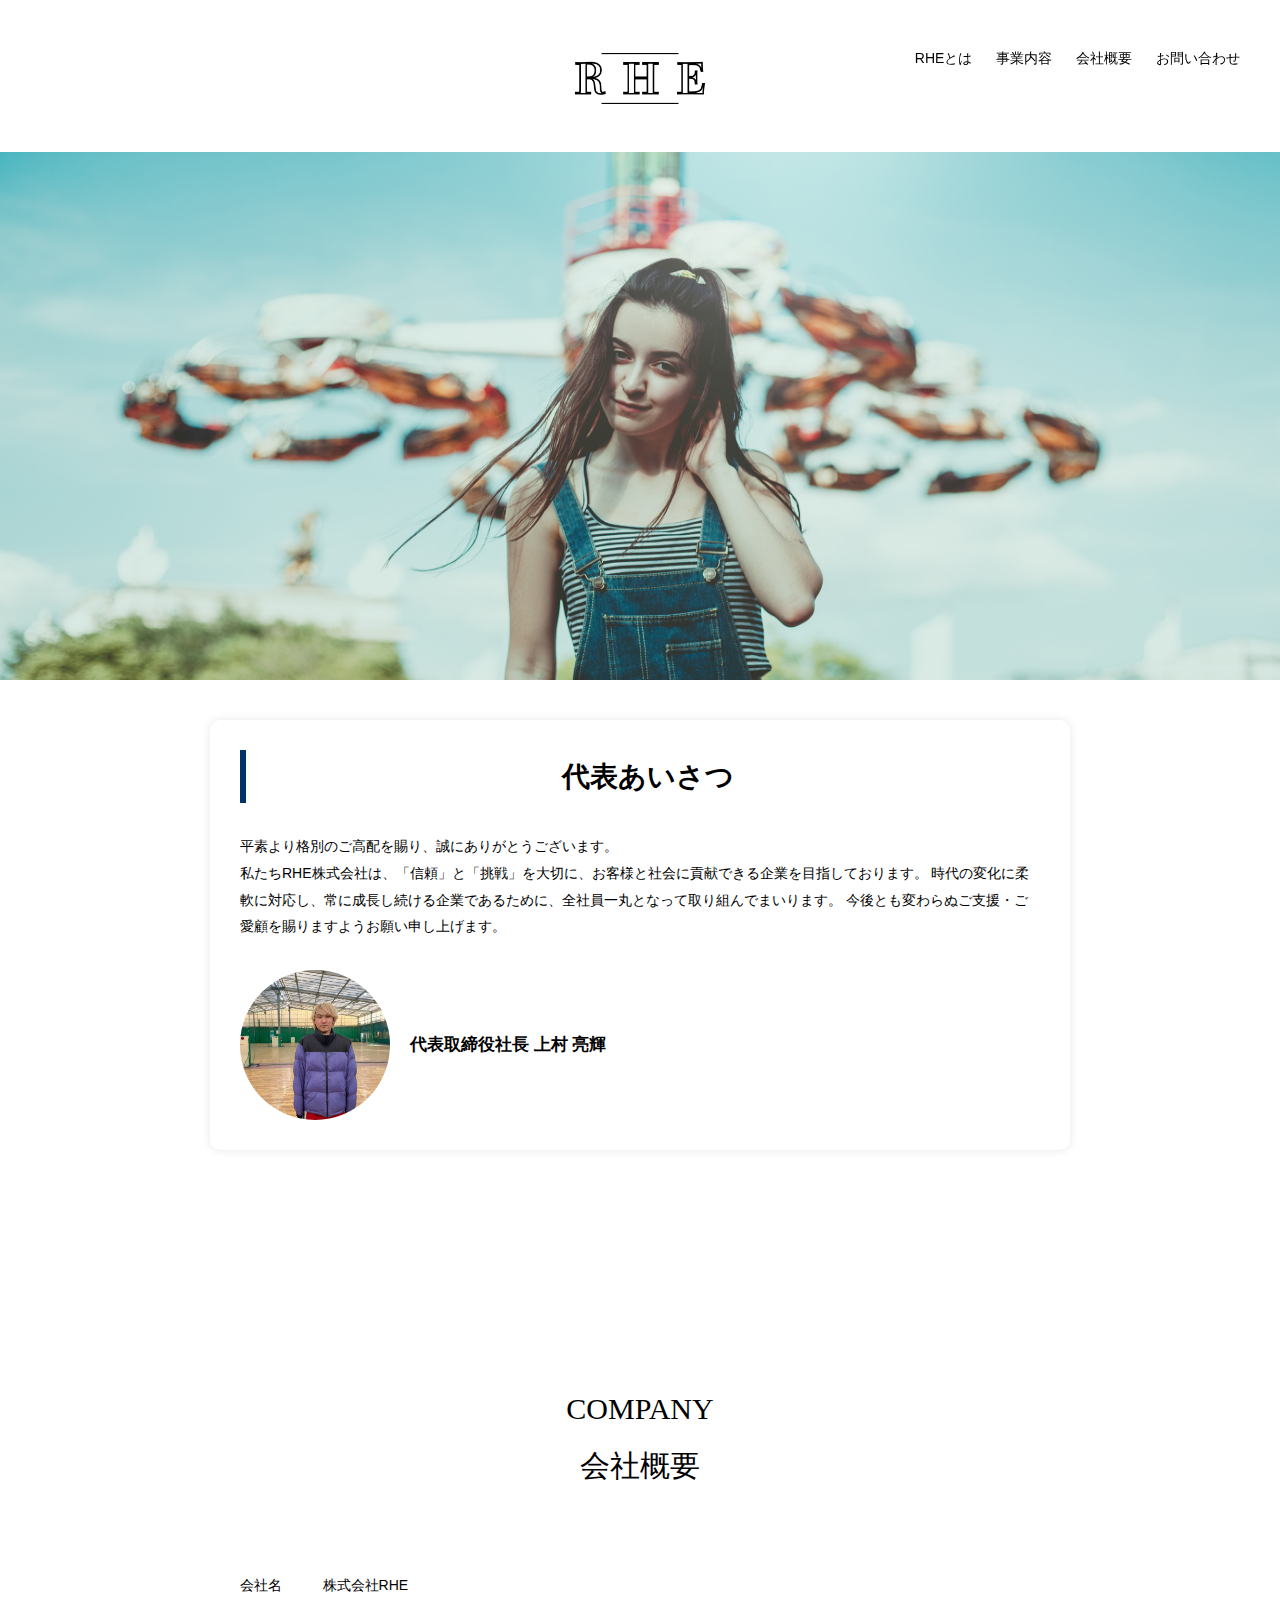
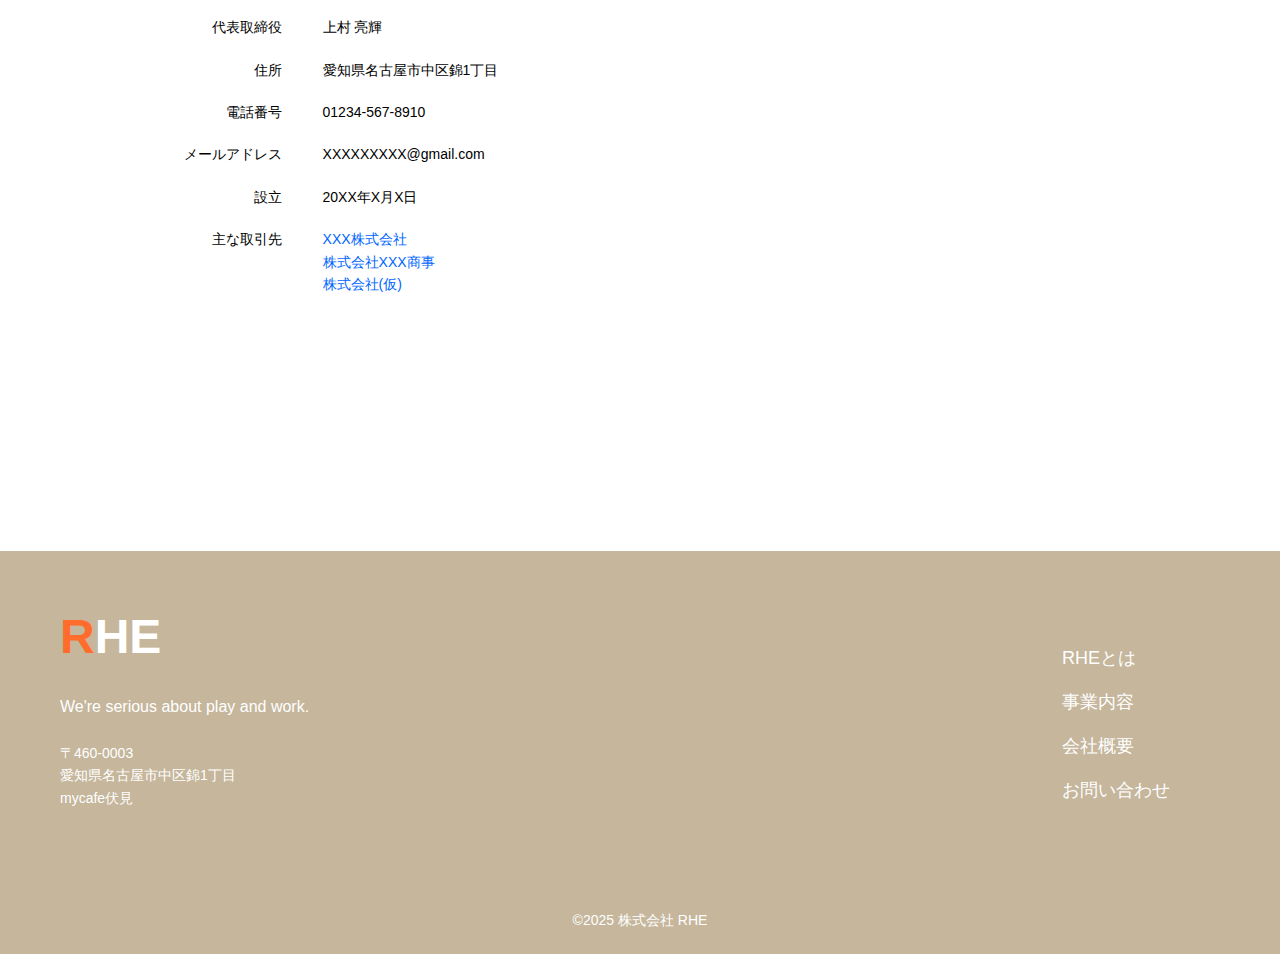
<file: company.html>
<!DOCTYPE html>
<html lang="jp">
<head>
    <meta charset="UTF-8">
    <meta name="viewport" content="width=device-width, initial-scale=1.0">
    <title>RHEについて｜RHE</title>
    <meta name="description" content="ここにサイト説明を入れます">
    <link rel="stylesheet" href="style.css">
</head>
<body>

    <header id="header">
        <div id="headerWrap">
            <h1><img src="images/logo.png" width="142" height="80" alt="logo"></h1>
            <nav id="mainnav">
                <p id="menuWrap"><a id="menu"><span id="menuBtn"></span></a></p>
                <div class="panel">
                    <ul>
                        <li><a href="index.html">RHEとは</a></li>
                        <li><a href="business.html">事業内容</a></li>
                        <li><a href="company.html">会社概要</a></li>
                        <li><a href="question.html">お問い合わせ</a></li>
                    </ul>
                </div>
            </nav>
        </div>
        <div id="mainImg">
            <img src="images/mainImg.jpg" alt="">
        </div>
    </header>

    <main>
        <h1>代表あいさつ</h1>
        <p>
          平素より格別のご高配を賜り、誠にありがとうございます。<br>
          私たちRHE株式会社は、「信頼」と「挑戦」を大切に、お客様と社会に貢献できる企業を目指しております。
          時代の変化に柔軟に対応し、常に成長し続ける企業であるために、全社員一丸となって取り組んでまいります。
          今後とも変わらぬご支援・ご愛顧を賜りますようお願い申し上げます。
        </p>
    
        <div class="president-info">
          <img src="images/pre.jpg" alt="社長写真" class="president-photo" />
          <div>
            <div class="president-name">代表取締役社長  上村 亮輝</div>
          </div>
        </div>
    </main>

    <!-- PROFILE -->
<section id="sec05">
	<div class="title">
		<h2>COMPANY<br>会社概要</h2>
	</div>
	<div class="inner">
		<ul class="col2">
			<li>
				<dl>
					<dt>会社名</dt>
					<dd>株式会社RHE</dd>
					<dt>代表取締役</dt>
					<dd>上村 亮輝</dd>
					<dt>住所</dt>
					<dd>愛知県名古屋市中区錦1丁目</dd>
					<dt>電話番号</dt>
					<dd>01234-567-8910</dd>
                    <dt>メールアドレス</dt>
					<dd>XXXXXXXXX@gmail.com</dd>
					<dt>設立</dt>
					<dd>20XX年X月X日</dd>
					<dt>主な取引先</dt>
					<dd><p><a href="#" target="_blank">XXX株式会社</a></p><p><a href="#" target="_blank">株式会社XXX商事</a></p><p><a href="#" target="_blank">株式会社(仮)</a></p></dd>
				</dl>
			</li>
			<li>
				<div id="map">
					<!-- GOOGLE MAP -->
					<iframe src="https://www.google.com/maps/embed?pb=!1m18!1m1!1m3!1d13045.978009004333!2d136.87611881417604!3d35.169225641743964!2m3!1f0!2f0!3f0!3m2!1i1024!2i768!4f13.1!3m3!1m2!1s0x600376d7c278ed89%3A0xb414b4875b744a10!2zTVlDQUZFIOmMpumAmuOCiuW6lw!5e0!3m2!1sja!2sjp!4v1746846180640!5m2!1sja!2sjp" width="600" height="450" style="border:0;" allowfullscreen="" loading="lazy" referrerpolicy="no-referrer-when-downgrade"></iframe>
				</div>
			</li>
		</ul>
	</div>
</section>
<!-- // PROFILE -->

    <footer>
        <div class="footer">
          <div class="left">
            <div class="logo"><span class="orange">R</span>HE<span class="sub"></span></div>
            <div class="tagline">We're serious about play and work.</div>
            <div class="address">
              〒460-0003<br>
              愛知県名古屋市中区錦1丁目<br>
              mycafe伏見
            </div>
          </div>
          <div class="right">
            <ul>
              <li><a href="index.html">RHEとは</a></li>
              <li><a href="business.html">事業内容</a></li>
              <li><a href="company.html">会社概要</a></li>
              <li><a href="question.html">お問い合わせ</a></li>
            </ul>
          </div>
        </div>
        <div class="copyright">©2025 株式会社 RHE</div>
      </footer>
</body>
</html>
</file>
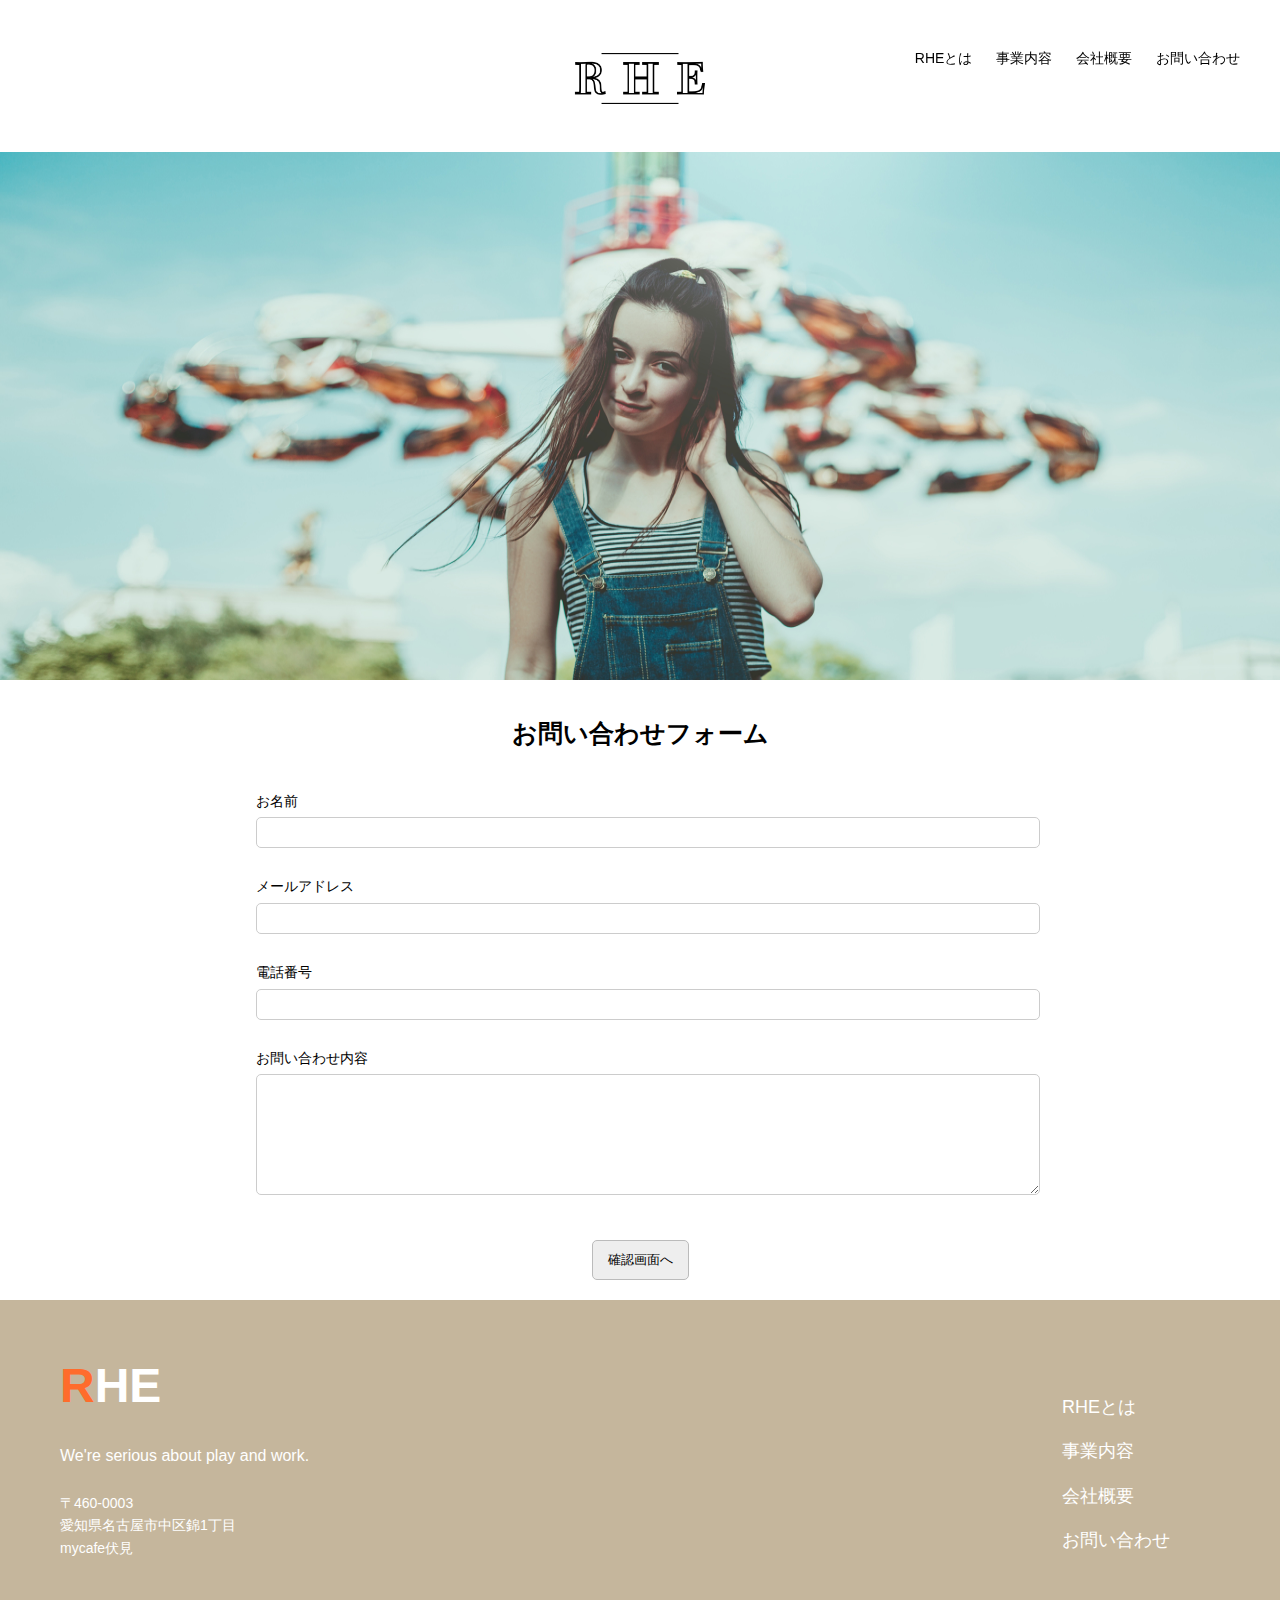
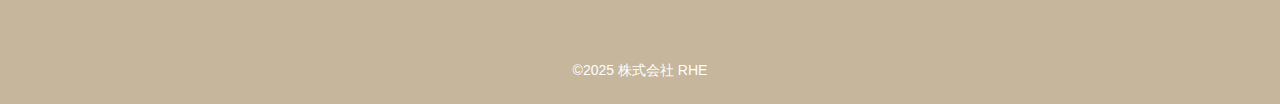
<file: question.html>
<!DOCTYPE html>
<html lang="jp">
<head>
    <meta charset="UTF-8">
    <meta name="viewport" content="width=device-width, initial-scale=1.0">
    <title>RHEについて｜RHE</title>
    <meta name="description" content="ここにサイト説明を入れます">
    <link rel="stylesheet" href="style.css">
</head>
<body>

    <header id="header">
        <div id="headerWrap">
            <h1><img src="images/logo.png" width="142" height="80" alt="logo"></h1>
            <nav id="mainnav">
                <p id="menuWrap"><a id="menu"><span id="menuBtn"></span></a></p>
                <div class="panel">
                    <ul>
                        <li><a href="index.html">RHEとは</a></li>
                        <li><a href="business.html">事業内容</a></li>
                        <li><a href="company.html">会社概要</a></li>
                        <li><a href="question.html">お問い合わせ</a></li>
                    </ul>
                </div>
            </nav>
        </div>
        <div id="mainImg">
            <img src="images/mainImg.jpg" alt="">
        </div>
    </header>

    <h1>お問い合わせフォーム</h1>
    <form method="post" action="">
        <label>お名前</label>
        <input type="text" name="username" value="">
        <label>メールアドレス</label>
        <input type="email" name="email" value="">
        <label>電話番号</label>
        <input type="tel" name="tel" value="">
        <label>お問い合わせ内容</label>
        <textarea rows="7" name="message"></textarea>
        <input type="submit" name="confirm" value="確認画面へ">
    </form>


    <footer>
        <div class="footer">
          <div class="left">
            <div class="logo"><span class="orange">R</span>HE<span class="sub"></span></div>
            <div class="tagline">We're serious about play and work.</div>
            <div class="address">
              〒460-0003<br>
              愛知県名古屋市中区錦1丁目<br>
              mycafe伏見
            </div>
          </div>
          <div class="right">
            <ul>
              <li><a href="index.html">RHEとは</a></li>
              <li><a href="business.html">事業内容</a></li>
              <li><a href="company.html">会社概要</a></li>
              <li><a href="question.html">お問い合わせ</a></li>
            </ul>
          </div>
        </div>
        <div class="copyright">©2025 株式会社 RHE</div>
      </footer>
</body>
</html>
</file>
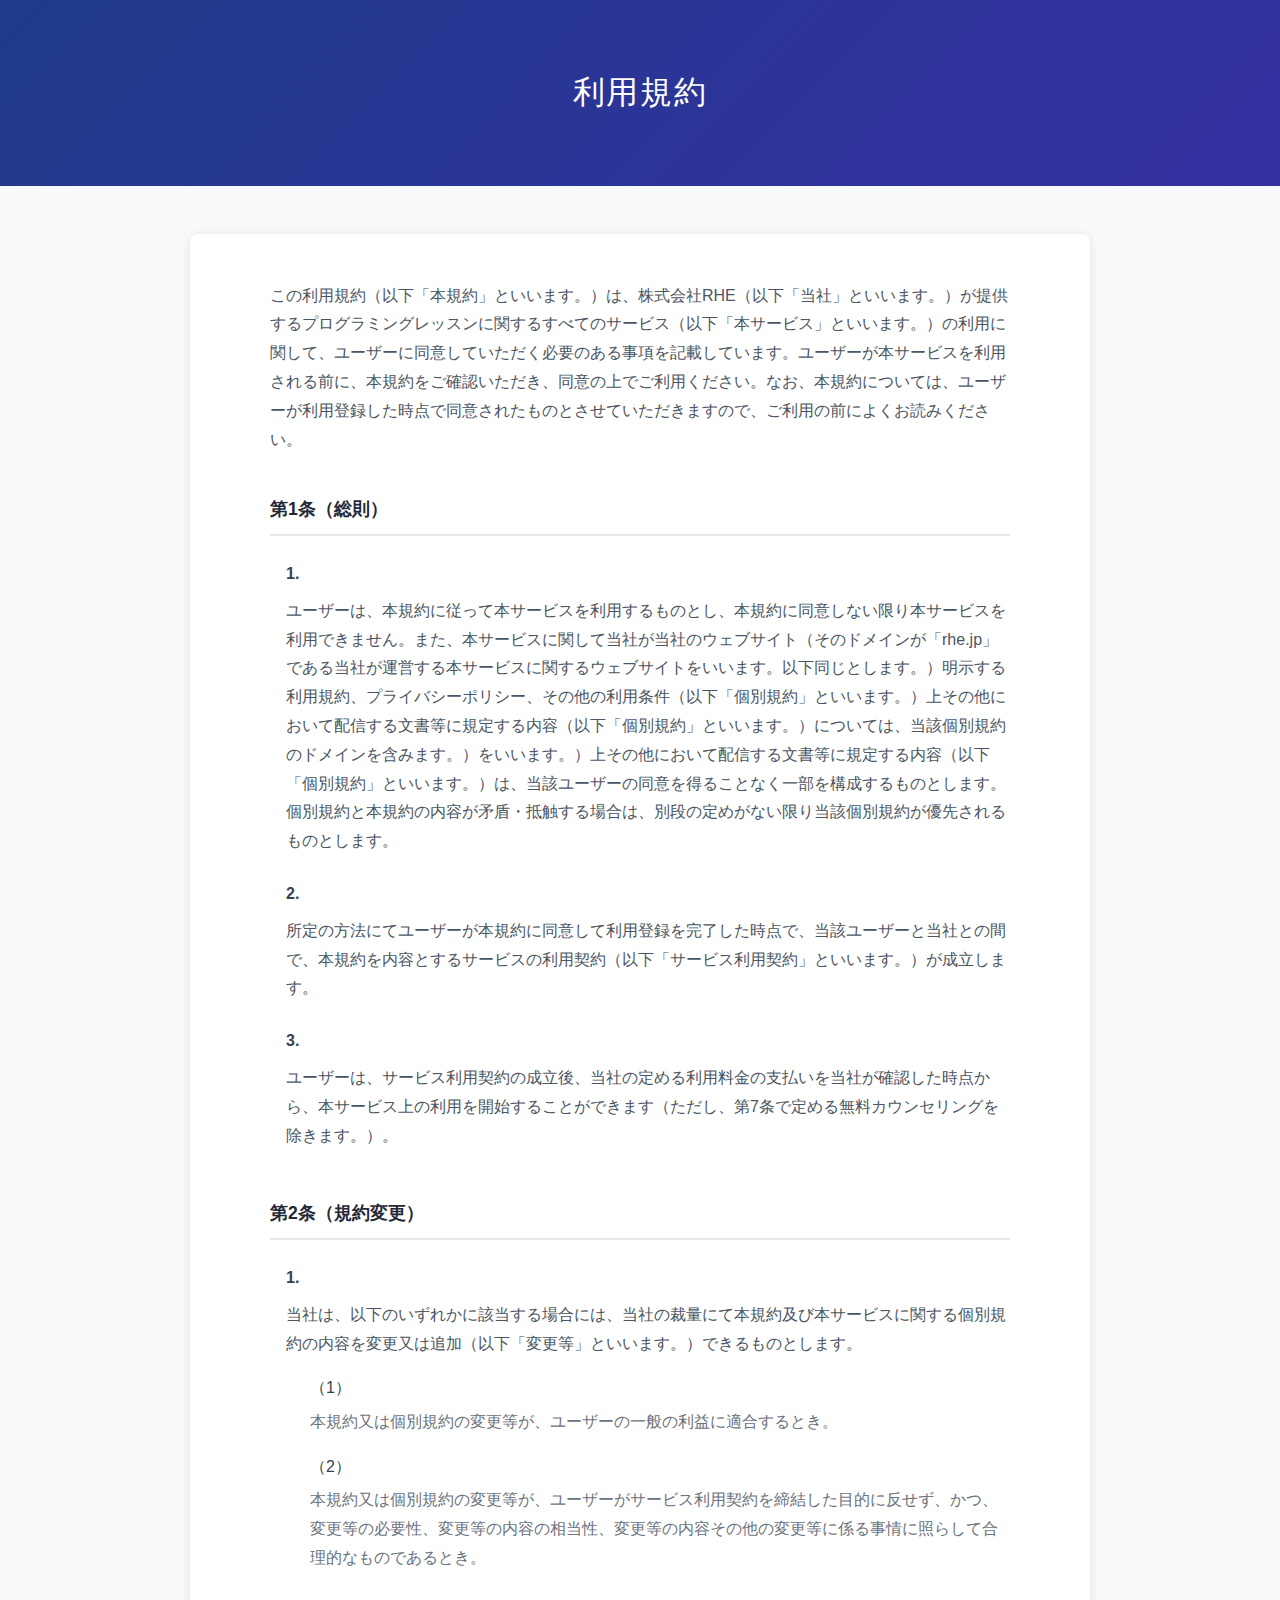
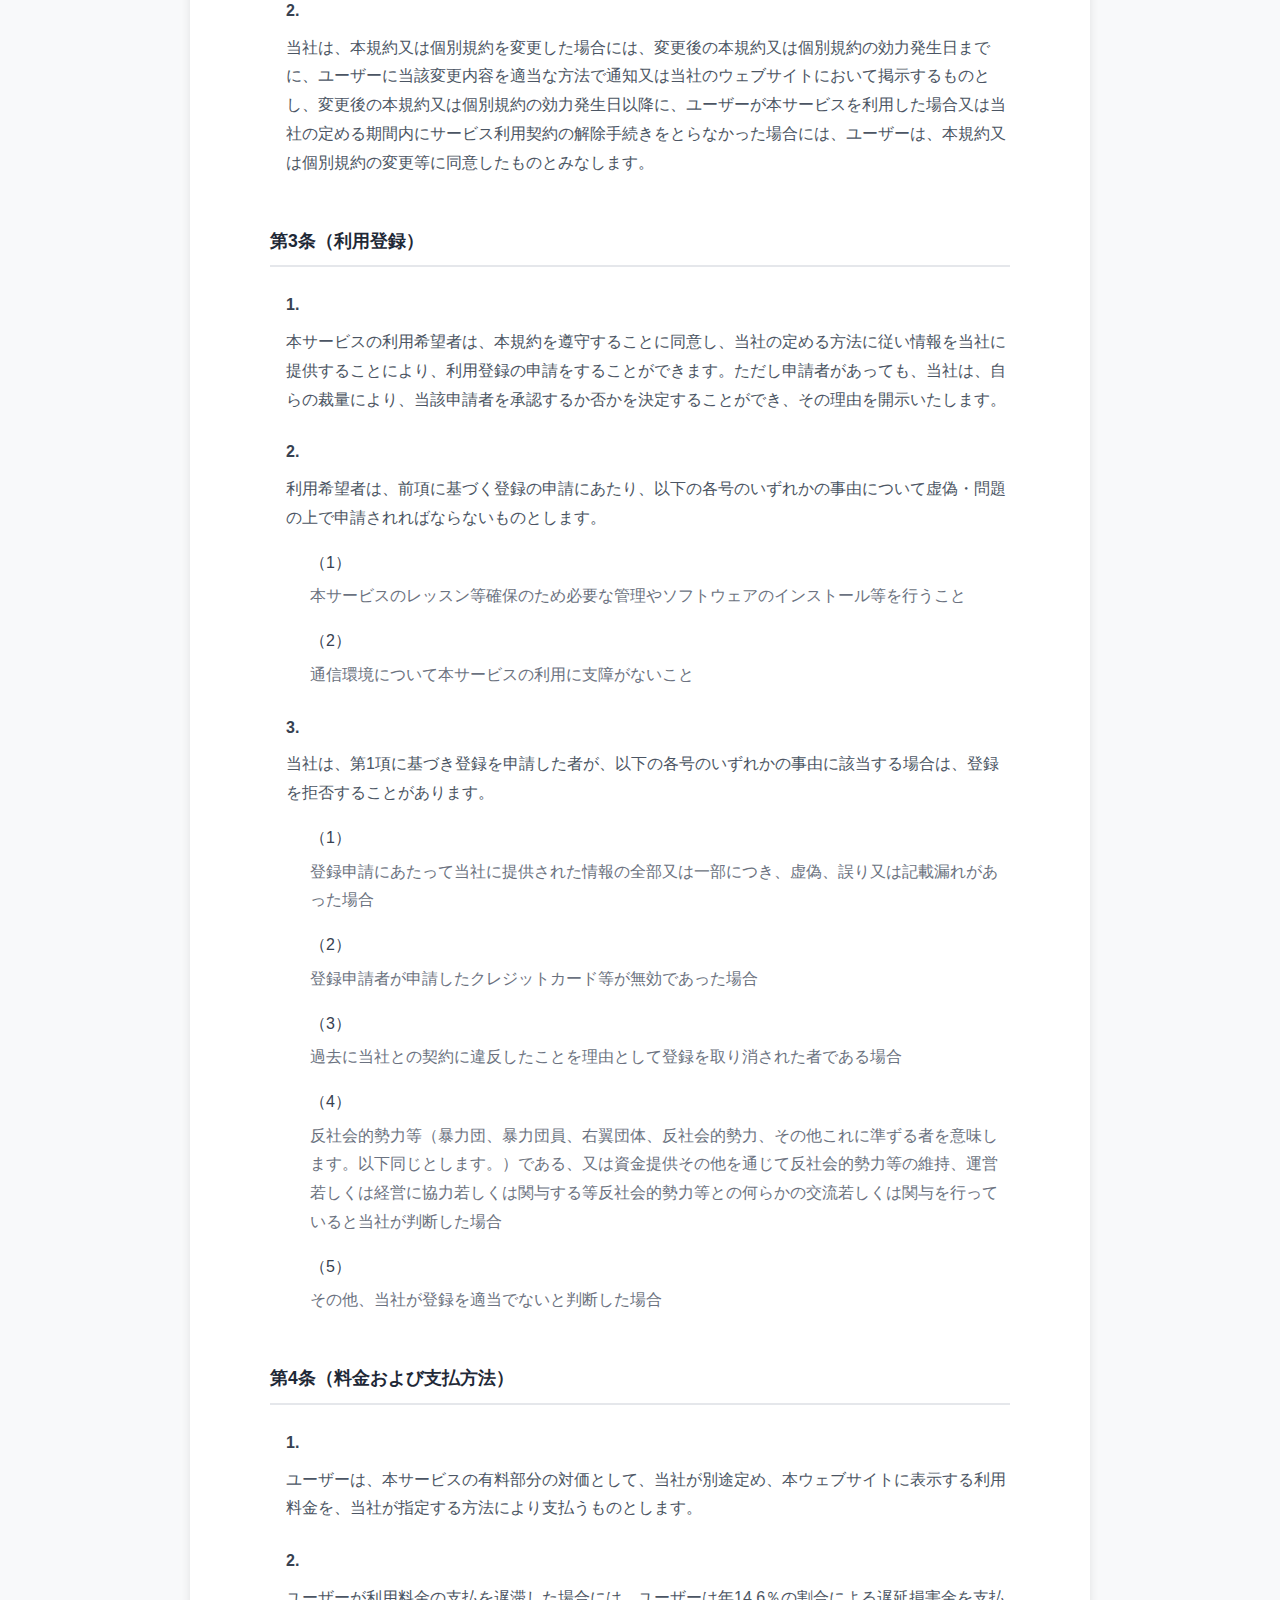
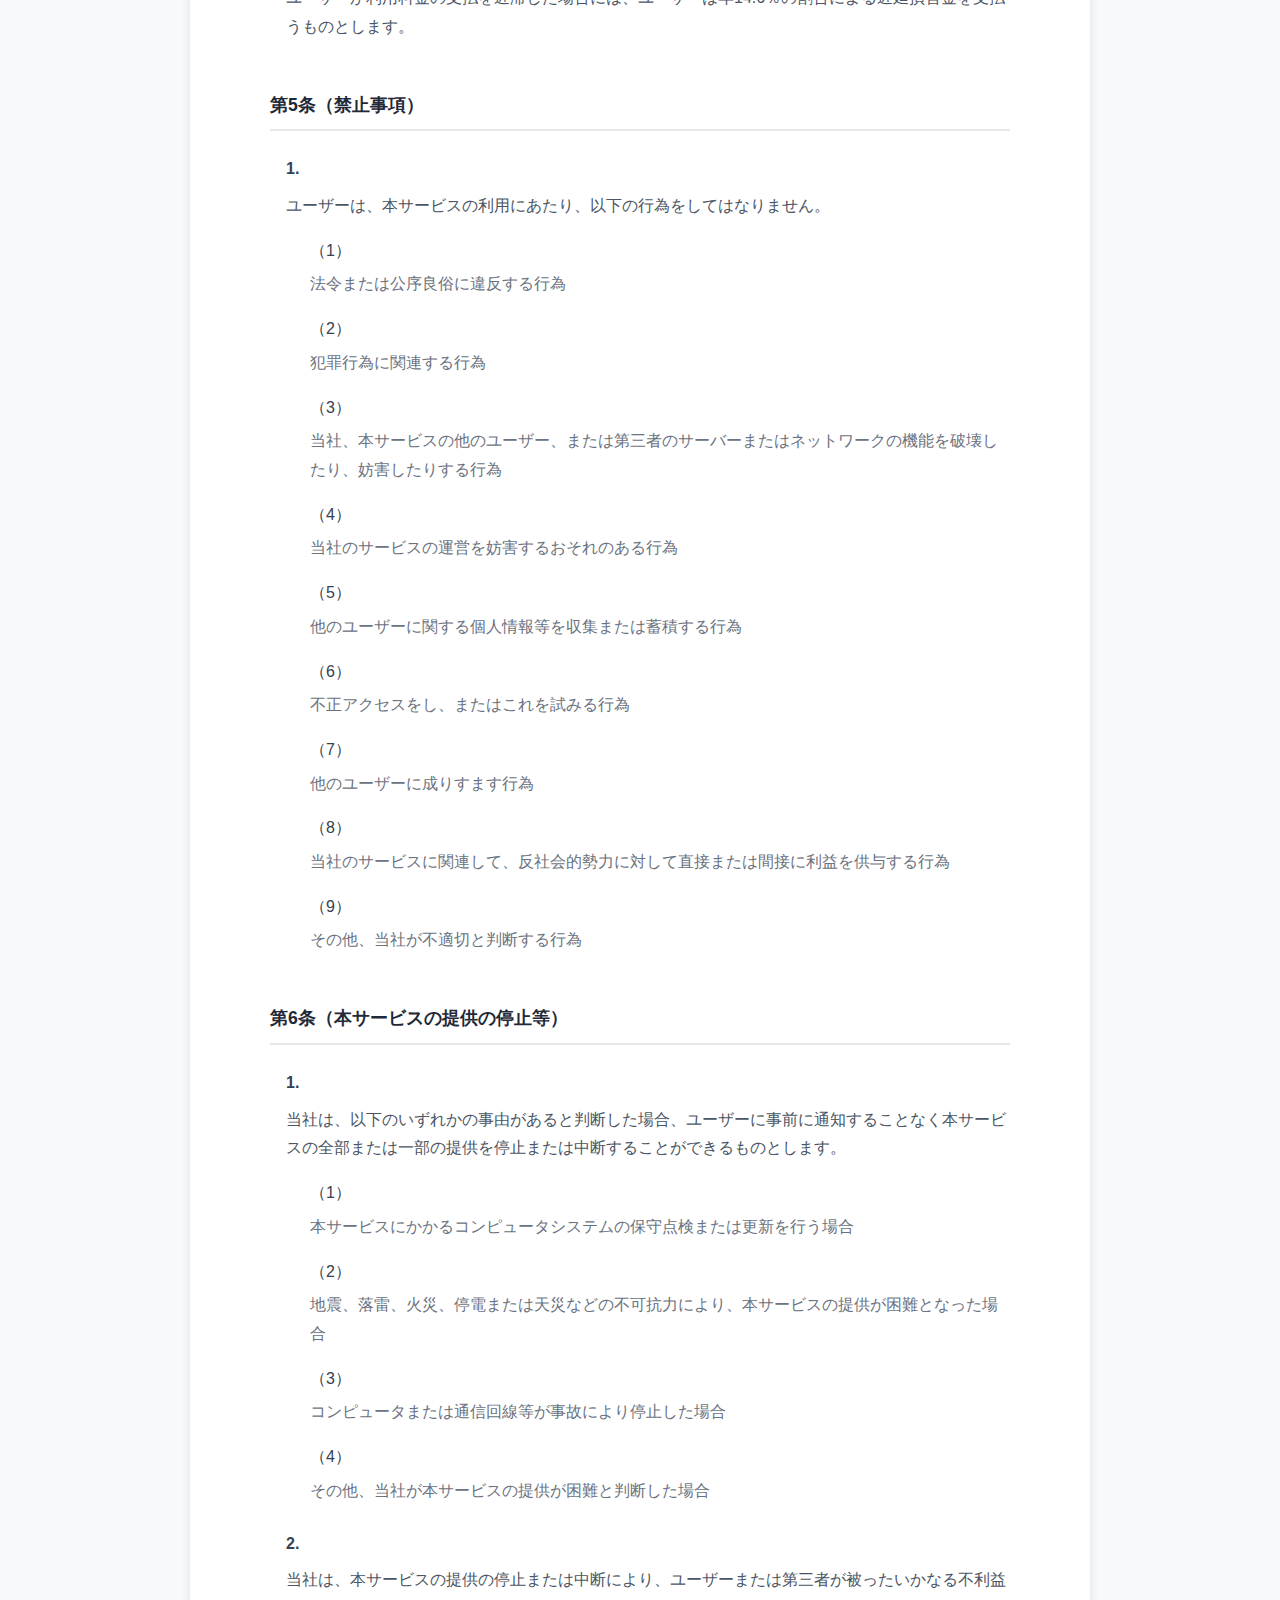
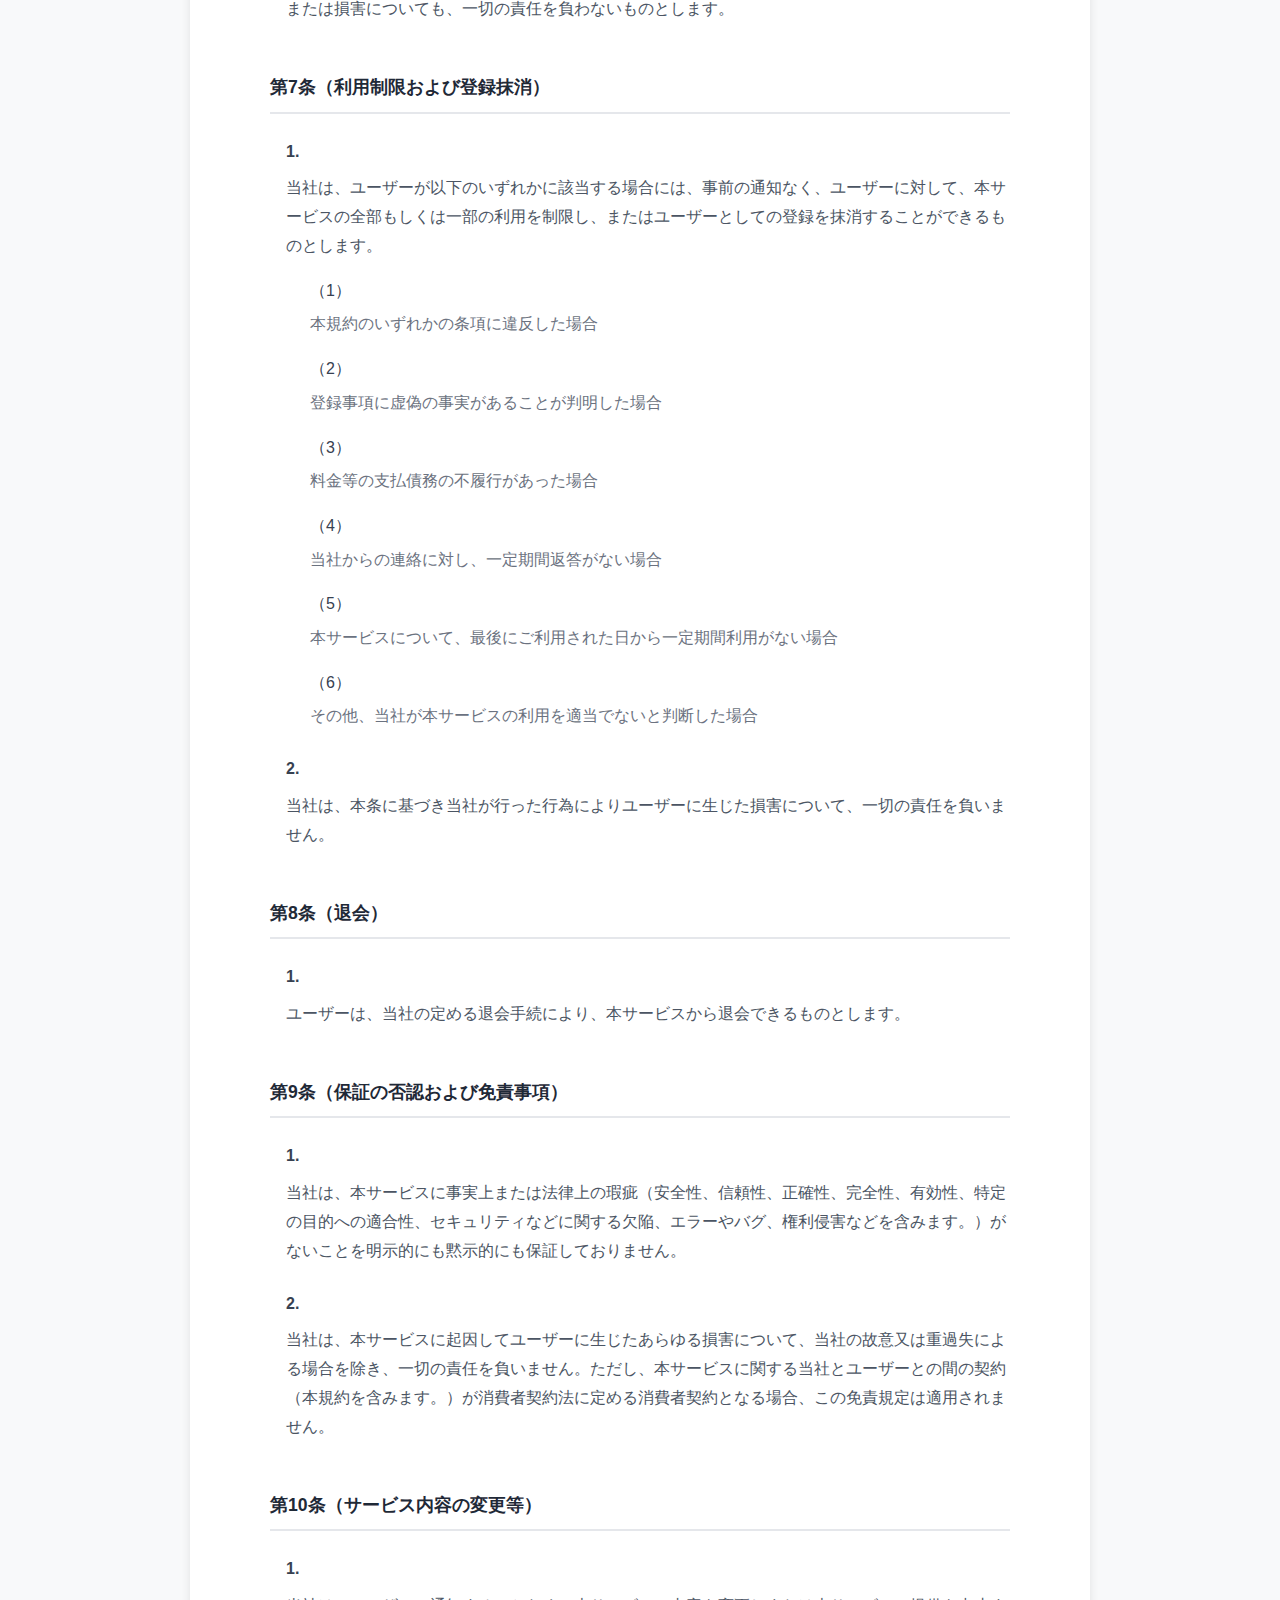
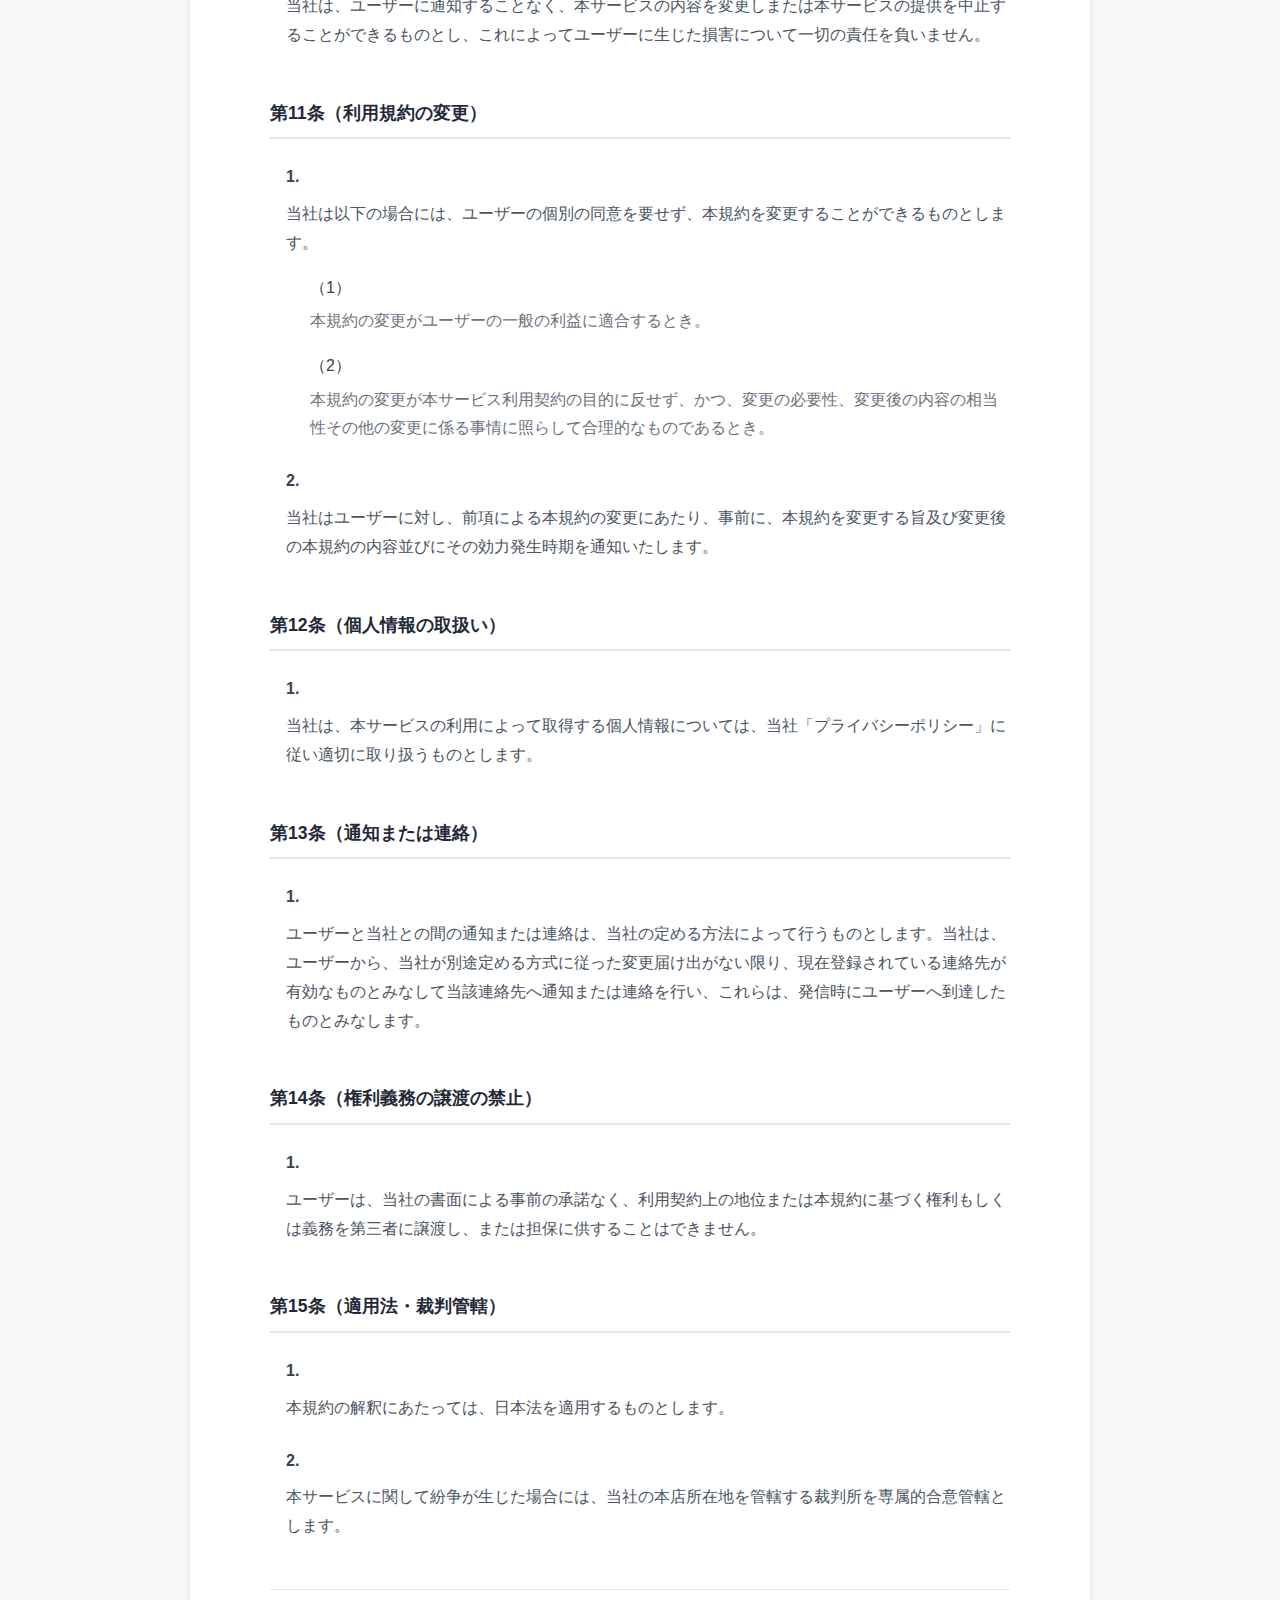
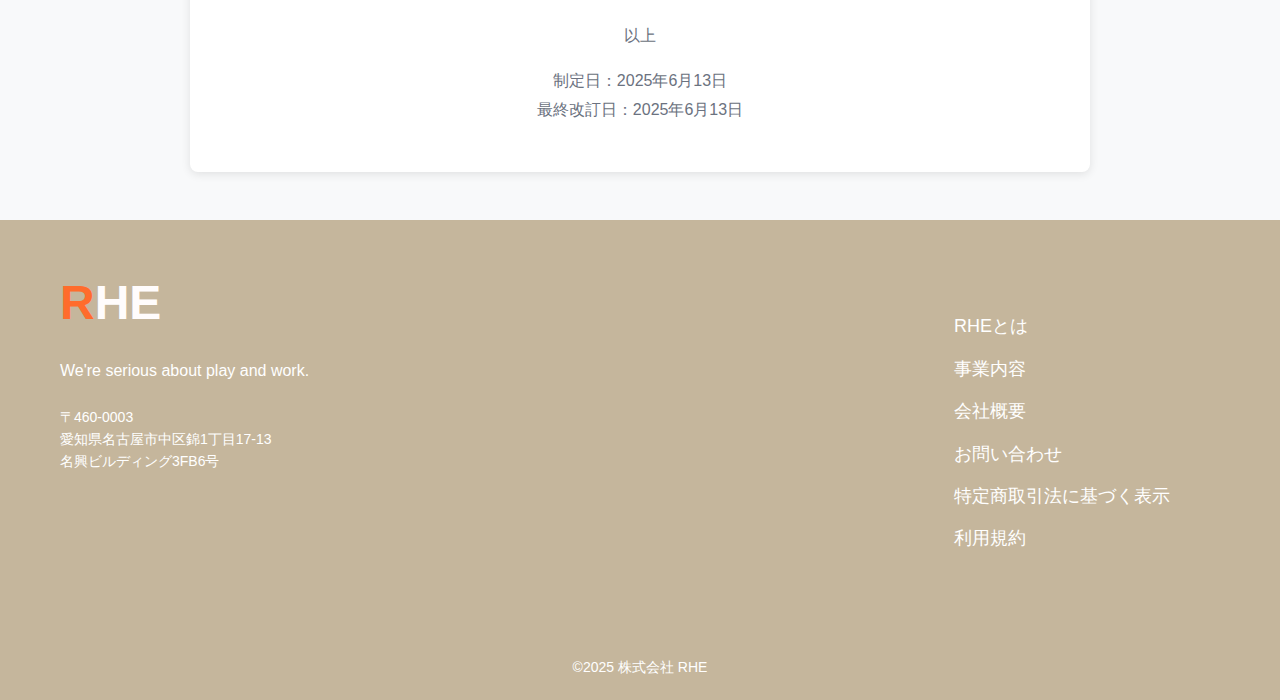
<file: terms.html>
<!DOCTYPE html>
<html lang="ja">
<head>
    <meta charset="UTF-8">
    <meta name="viewport" content="width=device-width, initial-scale=1.0">
    <title>利用規約 | RHE</title>
    <style>
        * {
            margin: 0;
            padding: 0;
            box-sizing: border-box;
        }

        body {
            font-family: -apple-system, BlinkMacSystemFont, 'Segoe UI', Roboto, 'Helvetica Neue', Arial, sans-serif;
            line-height: 1.8;
            color: #333;
            background-color: #f8f9fa;
        }

        /* Header Styles */
        .header {
            background-color: white;
            box-shadow: 0 2px 4px rgba(0,0,0,0.1);
            position: sticky;
            top: 0;
            z-index: 100;
        }

        .header-container {
            max-width: 1200px;
            margin: 0 auto;
            display: flex;
            justify-content: space-between;
            align-items: center;
            padding: 1rem 2rem;
        }

        .logo {
            font-size: 1.5rem;
            font-weight: bold;
            color: #2563eb;
        }

        .nav-menu {
            display: flex;
            list-style: none;
            gap: 2rem;
            align-items: center;
        }

        .nav-item {
            position: relative;
        }

        .nav-link {
            text-decoration: none;
            color: #4b5563;
            font-size: 0.9rem;
            padding: 0.5rem 0;
            transition: color 0.3s ease;
        }

        .nav-link:hover {
            color: #2563eb;
        }

        .dropdown-arrow::after {
            content: '▼';
            font-size: 0.7rem;
            margin-left: 0.5rem;
            color: #9ca3af;
        }

        .cta-button {
            background-color: #0ea5e9;
            color: white;
            padding: 0.75rem 1.5rem;
            border-radius: 25px;
            text-decoration: none;
            font-size: 0.9rem;
            font-weight: 500;
            transition: background-color 0.3s ease;
        }

        .cta-button:hover {
            background-color: #0284c7;
        }

        .login-link {
            color: #6b7280;
            text-decoration: none;
            font-size: 0.9rem;
        }

        /* Hero Section */
        .hero {
            background: linear-gradient(135deg, #1e3a8a 0%, #3730a3 100%);
            color: white;
            padding: 4rem 0;
            text-align: center;
        }

        .hero h1 {
            font-size: 2rem;
            font-weight: 300;
            letter-spacing: 0.05em;
        }

        /* Main Content */
        .main-content {
            max-width: 900px;
            margin: 3rem auto;
            padding: 0 2rem;
            background-color: white;
            border-radius: 8px;
            box-shadow: 0 2px 10px rgba(0,0,0,0.1);
        }

        .content-inner {
            padding: 3rem;
        }

        .terms-intro {
            margin-bottom: 2.5rem;
            color: #4b5563;
            line-height: 1.8;
        }

        .article {
            margin-bottom: 3rem;
        }

        .article-title {
            font-size: 1.1rem;
            font-weight: 600;
            color: #1f2937;
            margin-bottom: 1.5rem;
            padding-bottom: 0.5rem;
            border-bottom: 2px solid #e5e7eb;
        }

        .article-content {
            color: #4b5563;
        }

        .article-item {
            margin-bottom: 1.5rem;
            padding-left: 1rem;
        }

        .article-number {
            font-weight: 600;
            color: #374151;
            margin-bottom: 0.5rem;
        }

        .sub-item {
            margin: 1rem 0;
            padding-left: 1.5rem;
        }

        .sub-item-label {
            font-weight: 500;
            color: #374151;
            margin-bottom: 0.3rem;
        }

        .sub-item-content {
            color: #6b7280;
            margin-bottom: 0.8rem;
        }

        /*フッターCSS*/
  .footer {
    background-color: #c5b69c;
    color: white;
    padding: 40px 60px;
    display: flex;
    justify-content: space-between;
    flex-wrap: wrap;
  }
  
  .footer .left {
    max-width: 400px;
  }
  
  .footer .logo {
    font-size: 48px;
    font-weight: bold;
    margin-bottom: 10px;
  }
  
  .footer .logo .orange {
    color: #ff6c2c;
  }

  .footer .logo {
    color: #fffcfc;
  }
  
  .footer .tagline {
    margin-bottom: 20px;
    font-size: 16px;
  }
  
  .footer .address {
    font-size: 14px;
    line-height: 1.6;
  }
  
  .footer .right ul {
    list-style: none;
    padding: 40px;
    margin: 10px;
  }
  
  .footer .right ul li {
    margin-bottom: 10px;
  }
  
  .footer .right ul li a {
    color: white;
    text-decoration: none;
    font-size: 18px;
  }
  
  .footer .right ul li a:hover {
    text-decoration: underline;
  }
  
  .copyright {
    background-color: #c5b69c;
    color: white;
    text-align: center;
    font-size: 14px;
    padding-bottom: 20px;
  }

        /* Responsive Design */
        @media (max-width: 768px) {
            .header-container {
                flex-direction: column;
                gap: 1rem;
                padding: 1rem;
            }

            .nav-menu {
                flex-wrap: wrap;
                gap: 1rem;
                justify-content: center;
            }

            .hero h1 {
                font-size: 1.5rem;
            }

            .main-content {
                margin: 2rem 1rem;
            }

            .content-inner {
                padding: 2rem;
            }
        }

        @media (max-width: 480px) {
            .nav-menu {
                display: none;
            }

            .header-container {
                flex-direction: row;
                justify-content: space-between;
            }

            .mobile-menu {
                display: block;
                background: none;
                border: none;
                font-size: 1.5rem;
                color: #4b5563;
            }
        }

        @media (min-width: 800) {
             #footer{
		        padding: 30px 10px 70px 0;
	        }
        }

        /* レスポンシブ対応：スマホ画面向け */
        @media screen and (max-width: 600px) {
            .footer .right ul {
                padding: 20px;
                margin: 0;
            }

            .footer .right ul li a {
                font-size: 14px;
                white-space: nowrap; /* ←これが改行を防ぐポイント */
            }
        }


    </style>
</head>
<body>

    <!-- Hero Section -->
    <section class="hero">
        <h1>利用規約</h1>
    </section>

    <!-- Main Content -->
    <main class="main-content">
        <div class="content-inner">
            <div class="terms-intro">
                この利用規約（以下「本規約」といいます。）は、株式会社RHE（以下「当社」といいます。）が提供するプログラミングレッスンに関するすべてのサービス（以下「本サービス」といいます。）の利用に関して、ユーザーに同意していただく必要のある事項を記載しています。ユーザーが本サービスを利用される前に、本規約をご確認いただき、同意の上でご利用ください。なお、本規約については、ユーザーが利用登録した時点で同意されたものとさせていただきますので、ご利用の前によくお読みください。
            </div>

            <article class="article">
                <h2 class="article-title">第1条（総則）</h2>
                <div class="article-content">
                    <div class="article-item">
                        <div class="article-number">1.</div>
                        <div>ユーザーは、本規約に従って本サービスを利用するものとし、本規約に同意しない限り本サービスを利用できません。また、本サービスに関して当社が当社のウェブサイト（そのドメインが「rhe.jp」である当社が運営する本サービスに関するウェブサイトをいいます。以下同じとします。）明示する利用規約、プライバシーポリシー、その他の利用条件（以下「個別規約」といいます。）上その他において配信する文書等に規定する内容（以下「個別規約」といいます。）については、当該個別規約のドメインを含みます。）をいいます。）上その他において配信する文書等に規定する内容（以下「個別規約」といいます。）は、当該ユーザーの同意を得ることなく一部を構成するものとします。個別規約と本規約の内容が矛盾・抵触する場合は、別段の定めがない限り当該個別規約が優先されるものとします。</div>
                    </div>
                    <div class="article-item">
                        <div class="article-number">2.</div>
                        <div>所定の方法にてユーザーが本規約に同意して利用登録を完了した時点で、当該ユーザーと当社との間で、本規約を内容とするサービスの利用契約（以下「サービス利用契約」といいます。）が成立します。</div>
                    </div>
                    <div class="article-item">
                        <div class="article-number">3.</div>
                        <div>ユーザーは、サービス利用契約の成立後、当社の定める利用料金の支払いを当社が確認した時点から、本サービス上の利用を開始することができます（ただし、第7条で定める無料カウンセリングを除きます。）。</div>
                    </div>
                </div>
            </article>

            <article class="article">
                <h2 class="article-title">第2条（規約変更）</h2>
                <div class="article-content">
                    <div class="article-item">
                        <div class="article-number">1.</div>
                        <div>当社は、以下のいずれかに該当する場合には、当社の裁量にて本規約及び本サービスに関する個別規約の内容を変更又は追加（以下「変更等」といいます。）できるものとします。</div>
                        <div class="sub-item">
                            <div class="sub-item-label">（1）</div>
                            <div class="sub-item-content">本規約又は個別規約の変更等が、ユーザーの一般の利益に適合するとき。</div>
                        </div>
                        <div class="sub-item">
                            <div class="sub-item-label">（2）</div>
                            <div class="sub-item-content">本規約又は個別規約の変更等が、ユーザーがサービス利用契約を締結した目的に反せず、かつ、変更等の必要性、変更等の内容の相当性、変更等の内容その他の変更等に係る事情に照らして合理的なものであるとき。</div>
                        </div>
                    </div>
                    <div class="article-item">
                        <div class="article-number">2.</div>
                        <div>当社は、本規約又は個別規約を変更した場合には、変更後の本規約又は個別規約の効力発生日までに、ユーザーに当該変更内容を適当な方法で通知又は当社のウェブサイトにおいて掲示するものとし、変更後の本規約又は個別規約の効力発生日以降に、ユーザーが本サービスを利用した場合又は当社の定める期間内にサービス利用契約の解除手続きをとらなかった場合には、ユーザーは、本規約又は個別規約の変更等に同意したものとみなします。</div>
                    </div>
                </div>
            </article>

            <article class="article">
                <h2 class="article-title">第3条（利用登録）</h2>
                <div class="article-content">
                    <div class="article-item">
                        <div class="article-number">1.</div>
                        <div>本サービスの利用希望者は、本規約を遵守することに同意し、当社の定める方法に従い情報を当社に提供することにより、利用登録の申請をすることができます。ただし申請者があっても、当社は、自らの裁量により、当該申請者を承認するか否かを決定することができ、その理由を開示いたします。</div>
                    </div>
                    <div class="article-item">
                        <div class="article-number">2.</div>
                        <div>利用希望者は、前項に基づく登録の申請にあたり、以下の各号のいずれかの事由について虚偽・問題の上で申請されればならないものとします。</div>
                        <div class="sub-item">
                            <div class="sub-item-label">（1）</div>
                            <div class="sub-item-content">本サービスのレッスン等確保のため必要な管理やソフトウェアのインストール等を行うこと</div>
                        </div>
                        <div class="sub-item">
                            <div class="sub-item-label">（2）</div>
                            <div class="sub-item-content">通信環境について本サービスの利用に支障がないこと</div>
                        </div>
                    </div>
                    <div class="article-item">
                        <div class="article-number">3.</div>
                        <div>当社は、第1項に基づき登録を申請した者が、以下の各号のいずれかの事由に該当する場合は、登録を拒否することがあります。</div>
                        <div class="sub-item">
                            <div class="sub-item-label">（1）</div>
                            <div class="sub-item-content">登録申請にあたって当社に提供された情報の全部又は一部につき、虚偽、誤り又は記載漏れがあった場合</div>
                        </div>
                        <div class="sub-item">
                            <div class="sub-item-label">（2）</div>
                            <div class="sub-item-content">登録申請者が申請したクレジットカード等が無効であった場合</div>
                        </div>
                        <div class="sub-item">
                            <div class="sub-item-label">（3）</div>
                            <div class="sub-item-content">過去に当社との契約に違反したことを理由として登録を取り消された者である場合</div>
                        </div>
                        <div class="sub-item">
                            <div class="sub-item-label">（4）</div>
                            <div class="sub-item-content">反社会的勢力等（暴力団、暴力団員、右翼団体、反社会的勢力、その他これに準ずる者を意味します。以下同じとします。）である、又は資金提供その他を通じて反社会的勢力等の維持、運営若しくは経営に協力若しくは関与する等反社会的勢力等との何らかの交流若しくは関与を行っていると当社が判断した場合</div>
                        </div>
                        <div class="sub-item">
                            <div class="sub-item-label">（5）</div>
                            <div class="sub-item-content">その他、当社が登録を適当でないと判断した場合</div>
                        </div>
                    </div>
                </div>
            </article>


            <article class="article">
                <h2 class="article-title">第4条（料金および支払方法）</h2>
                <div class="article-content">
                    <div class="article-item">
                        <div class="article-number">1.</div>
                        <div>ユーザーは、本サービスの有料部分の対価として、当社が別途定め、本ウェブサイトに表示する利用料金を、当社が指定する方法により支払うものとします。</div>
                    </div>
                    <div class="article-item">
                        <div class="article-number">2.</div>
                        <div>ユーザーが利用料金の支払を遅滞した場合には、ユーザーは年14.6％の割合による遅延損害金を支払うものとします。</div>
                    </div>
                </div>
            </article>

            <article class="article">
                <h2 class="article-title">第5条（禁止事項）</h2>
                <div class="article-content">
                    <div class="article-item">
                        <div class="article-number">1.</div>
                        <div>ユーザーは、本サービスの利用にあたり、以下の行為をしてはなりません。</div>
                        <div class="sub-item">
                            <div class="sub-item-label">（1）</div>
                            <div class="sub-item-content">法令または公序良俗に違反する行為</div>
                        </div>
                        <div class="sub-item">
                            <div class="sub-item-label">（2）</div>
                            <div class="sub-item-content">犯罪行為に関連する行為</div>
                        </div>
                        <div class="sub-item">
                            <div class="sub-item-label">（3）</div>
                            <div class="sub-item-content">当社、本サービスの他のユーザー、または第三者のサーバーまたはネットワークの機能を破壊したり、妨害したりする行為</div>
                        </div>
                        <div class="sub-item">
                            <div class="sub-item-label">（4）</div>
                            <div class="sub-item-content">当社のサービスの運営を妨害するおそれのある行為</div>
                        </div>
                        <div class="sub-item">
                            <div class="sub-item-label">（5）</div>
                            <div class="sub-item-content">他のユーザーに関する個人情報等を収集または蓄積する行為</div>
                        </div>
                        <div class="sub-item">
                            <div class="sub-item-label">（6）</div>
                            <div class="sub-item-content">不正アクセスをし、またはこれを試みる行為</div>
                        </div>
                        <div class="sub-item">
                            <div class="sub-item-label">（7）</div>
                            <div class="sub-item-content">他のユーザーに成りすます行為</div>
                        </div>
                        <div class="sub-item">
                            <div class="sub-item-label">（8）</div>
                            <div class="sub-item-content">当社のサービスに関連して、反社会的勢力に対して直接または間接に利益を供与する行為</div>
                        </div>
                        <div class="sub-item">
                            <div class="sub-item-label">（9）</div>
                            <div class="sub-item-content">その他、当社が不適切と判断する行為</div>
                        </div>
                    </div>
                </div>
            </article>

            <article class="article">
                <h2 class="article-title">第6条（本サービスの提供の停止等）</h2>
                <div class="article-content">
                    <div class="article-item">
                        <div class="article-number">1.</div>
                        <div>当社は、以下のいずれかの事由があると判断した場合、ユーザーに事前に通知することなく本サービスの全部または一部の提供を停止または中断することができるものとします。</div>
                        <div class="sub-item">
                            <div class="sub-item-label">（1）</div>
                            <div class="sub-item-content">本サービスにかかるコンピュータシステムの保守点検または更新を行う場合</div>
                        </div>
                        <div class="sub-item">
                            <div class="sub-item-label">（2）</div>
                            <div class="sub-item-content">地震、落雷、火災、停電または天災などの不可抗力により、本サービスの提供が困難となった場合</div>
                        </div>
                        <div class="sub-item">
                            <div class="sub-item-label">（3）</div>
                            <div class="sub-item-content">コンピュータまたは通信回線等が事故により停止した場合</div>
                        </div>
                        <div class="sub-item">
                            <div class="sub-item-label">（4）</div>
                            <div class="sub-item-content">その他、当社が本サービスの提供が困難と判断した場合</div>
                        </div>
                    </div>
                    <div class="article-item">
                        <div class="article-number">2.</div>
                        <div>当社は、本サービスの提供の停止または中断により、ユーザーまたは第三者が被ったいかなる不利益または損害についても、一切の責任を負わないものとします。</div>
                    </div>
                </div>
            </article>

            <article class="article">
                <h2 class="article-title">第7条（利用制限および登録抹消）</h2>
                <div class="article-content">
                    <div class="article-item">
                        <div class="article-number">1.</div>
                        <div>当社は、ユーザーが以下のいずれかに該当する場合には、事前の通知なく、ユーザーに対して、本サービスの全部もしくは一部の利用を制限し、またはユーザーとしての登録を抹消することができるものとします。</div>
                        <div class="sub-item">
                            <div class="sub-item-label">（1）</div>
                            <div class="sub-item-content">本規約のいずれかの条項に違反した場合</div>
                        </div>
                        <div class="sub-item">
                            <div class="sub-item-label">（2）</div>
                            <div class="sub-item-content">登録事項に虚偽の事実があることが判明した場合</div>
                        </div>
                        <div class="sub-item">
                            <div class="sub-item-label">（3）</div>
                            <div class="sub-item-content">料金等の支払債務の不履行があった場合</div>
                        </div>
                        <div class="sub-item">
                            <div class="sub-item-label">（4）</div>
                            <div class="sub-item-content">当社からの連絡に対し、一定期間返答がない場合</div>
                        </div>
                        <div class="sub-item">
                            <div class="sub-item-label">（5）</div>
                            <div class="sub-item-content">本サービスについて、最後にご利用された日から一定期間利用がない場合</div>
                        </div>
                        <div class="sub-item">
                            <div class="sub-item-label">（6）</div>
                            <div class="sub-item-content">その他、当社が本サービスの利用を適当でないと判断した場合</div>
                        </div>
                    </div>
                    <div class="article-item">
                        <div class="article-number">2.</div>
                        <div>当社は、本条に基づき当社が行った行為によりユーザーに生じた損害について、一切の責任を負いません。</div>
                    </div>
                </div>
            </article>

            <article class="article">
                <h2 class="article-title">第8条（退会）</h2>
                <div class="article-content">
                    <div class="article-item">
                        <div class="article-number">1.</div>
                        <div>ユーザーは、当社の定める退会手続により、本サービスから退会できるものとします。</div>
                    </div>
                </div>
            </article>

            <article class="article">
                <h2 class="article-title">第9条（保証の否認および免責事項）</h2>
                <div class="article-content">
                    <div class="article-item">
                        <div class="article-number">1.</div>
                        <div>当社は、本サービスに事実上または法律上の瑕疵（安全性、信頼性、正確性、完全性、有効性、特定の目的への適合性、セキュリティなどに関する欠陥、エラーやバグ、権利侵害などを含みます。）がないことを明示的にも黙示的にも保証しておりません。</div>
                    </div>
                    <div class="article-item">
                        <div class="article-number">2.</div>
                        <div>当社は、本サービスに起因してユーザーに生じたあらゆる損害について、当社の故意又は重過失による場合を除き、一切の責任を負いません。ただし、本サービスに関する当社とユーザーとの間の契約（本規約を含みます。）が消費者契約法に定める消費者契約となる場合、この免責規定は適用されません。</div>
                    </div>
                </div>
            </article>

            <article class="article">
                <h2 class="article-title">第10条（サービス内容の変更等）</h2>
                <div class="article-content">
                    <div class="article-item">
                        <div class="article-number">1.</div>
                        <div>当社は、ユーザーに通知することなく、本サービスの内容を変更しまたは本サービスの提供を中止することができるものとし、これによってユーザーに生じた損害について一切の責任を負いません。</div>
                    </div>
                </div>
            </article>

            <article class="article">
                <h2 class="article-title">第11条（利用規約の変更）</h2>
                <div class="article-content">
                    <div class="article-item">
                        <div class="article-number">1.</div>
                        <div>当社は以下の場合には、ユーザーの個別の同意を要せず、本規約を変更することができるものとします。</div>
                        <div class="sub-item">
                            <div class="sub-item-label">（1）</div>
                            <div class="sub-item-content">本規約の変更がユーザーの一般の利益に適合するとき。</div>
                        </div>
                        <div class="sub-item">
                            <div class="sub-item-label">（2）</div>
                            <div class="sub-item-content">本規約の変更が本サービス利用契約の目的に反せず、かつ、変更の必要性、変更後の内容の相当性その他の変更に係る事情に照らして合理的なものであるとき。</div>
                        </div>
                    </div>
                    <div class="article-item">
                        <div class="article-number">2.</div>
                        <div>当社はユーザーに対し、前項による本規約の変更にあたり、事前に、本規約を変更する旨及び変更後の本規約の内容並びにその効力発生時期を通知いたします。</div>
                    </div>
                </div>
            </article>

            <article class="article">
                <h2 class="article-title">第12条（個人情報の取扱い）</h2>
                <div class="article-content">
                    <div class="article-item">
                        <div class="article-number">1.</div>
                        <div>当社は、本サービスの利用によって取得する個人情報については、当社「プライバシーポリシー」に従い適切に取り扱うものとします。</div>
                    </div>
                </div>
            </article>

            <article class="article">
                <h2 class="article-title">第13条（通知または連絡）</h2>
                <div class="article-content">
                    <div class="article-item">
                        <div class="article-number">1.</div>
                        <div>ユーザーと当社との間の通知または連絡は、当社の定める方法によって行うものとします。当社は、ユーザーから、当社が別途定める方式に従った変更届け出がない限り、現在登録されている連絡先が有効なものとみなして当該連絡先へ通知または連絡を行い、これらは、発信時にユーザーへ到達したものとみなします。</div>
                    </div>
                </div>
            </article>

            <article class="article">
                <h2 class="article-title">第14条（権利義務の譲渡の禁止）</h2>
                <div class="article-content">
                    <div class="article-item">
                        <div class="article-number">1.</div>
                        <div>ユーザーは、当社の書面による事前の承諾なく、利用契約上の地位または本規約に基づく権利もしくは義務を第三者に譲渡し、または担保に供することはできません。</div>
                    </div>
                </div>
            </article>

            <article class="article">
                <h2 class="article-title">第15条（適用法・裁判管轄）</h2>
                <div class="article-content">
                    <div class="article-item">
                        <div class="article-number">1.</div>
                        <div>本規約の解釈にあたっては、日本法を適用するものとします。</div>
                    </div>
                    <div class="article-item">
                        <div class="article-number">2.</div>
                        <div>本サービスに関して紛争が生じた場合には、当社の本店所在地を管轄する裁判所を専属的合意管轄とします。</div>
                    </div>
                </div>
            </article>

            <div style="margin-top: 3rem; padding-top: 2rem; border-top: 1px solid #e5e7eb; color: #6b7280; text-align: center;">
                <p>以上</p>
                <p style="margin-top: 1rem;">制定日：2025年6月13日</p>
                <p>最終改訂日：2025年6月13日</p>
            </div>
        </div>
    </main>

    <footer>
        <div class="footer">
          <div class="left">
            <div class="logo"><span class="orange">R</span>HE<span class="sub"></span></div>
            <div class="tagline">We're serious about play and work.</div>
            <div class="address">
              〒460-0003<br>
              愛知県名古屋市中区錦1丁目17-13<br>名興ビルディング3FB6号
            </div>
          </div>
          <div class="right">
            <ul>
             <li><a href="index.html">RHEとは</a></li>
              <li><a href="index.html">事業内容</a></li>
              <li><a href="index.html">会社概要</a></li>
              <li><a href="https://form.run/@RHE-FnukarG7vnS6kp0lwkBc">お問い合わせ</a></li>
              <li><a href="toku.html">特定商取引法に基づく表示</a></li>
              <li><a href="terms.html">利用規約</a></li>
            </ul>
          </div>
        </div>
        <div class="copyright">©2025 株式会社 RHE</div>
    </footer>
</body>
</html>
</file>
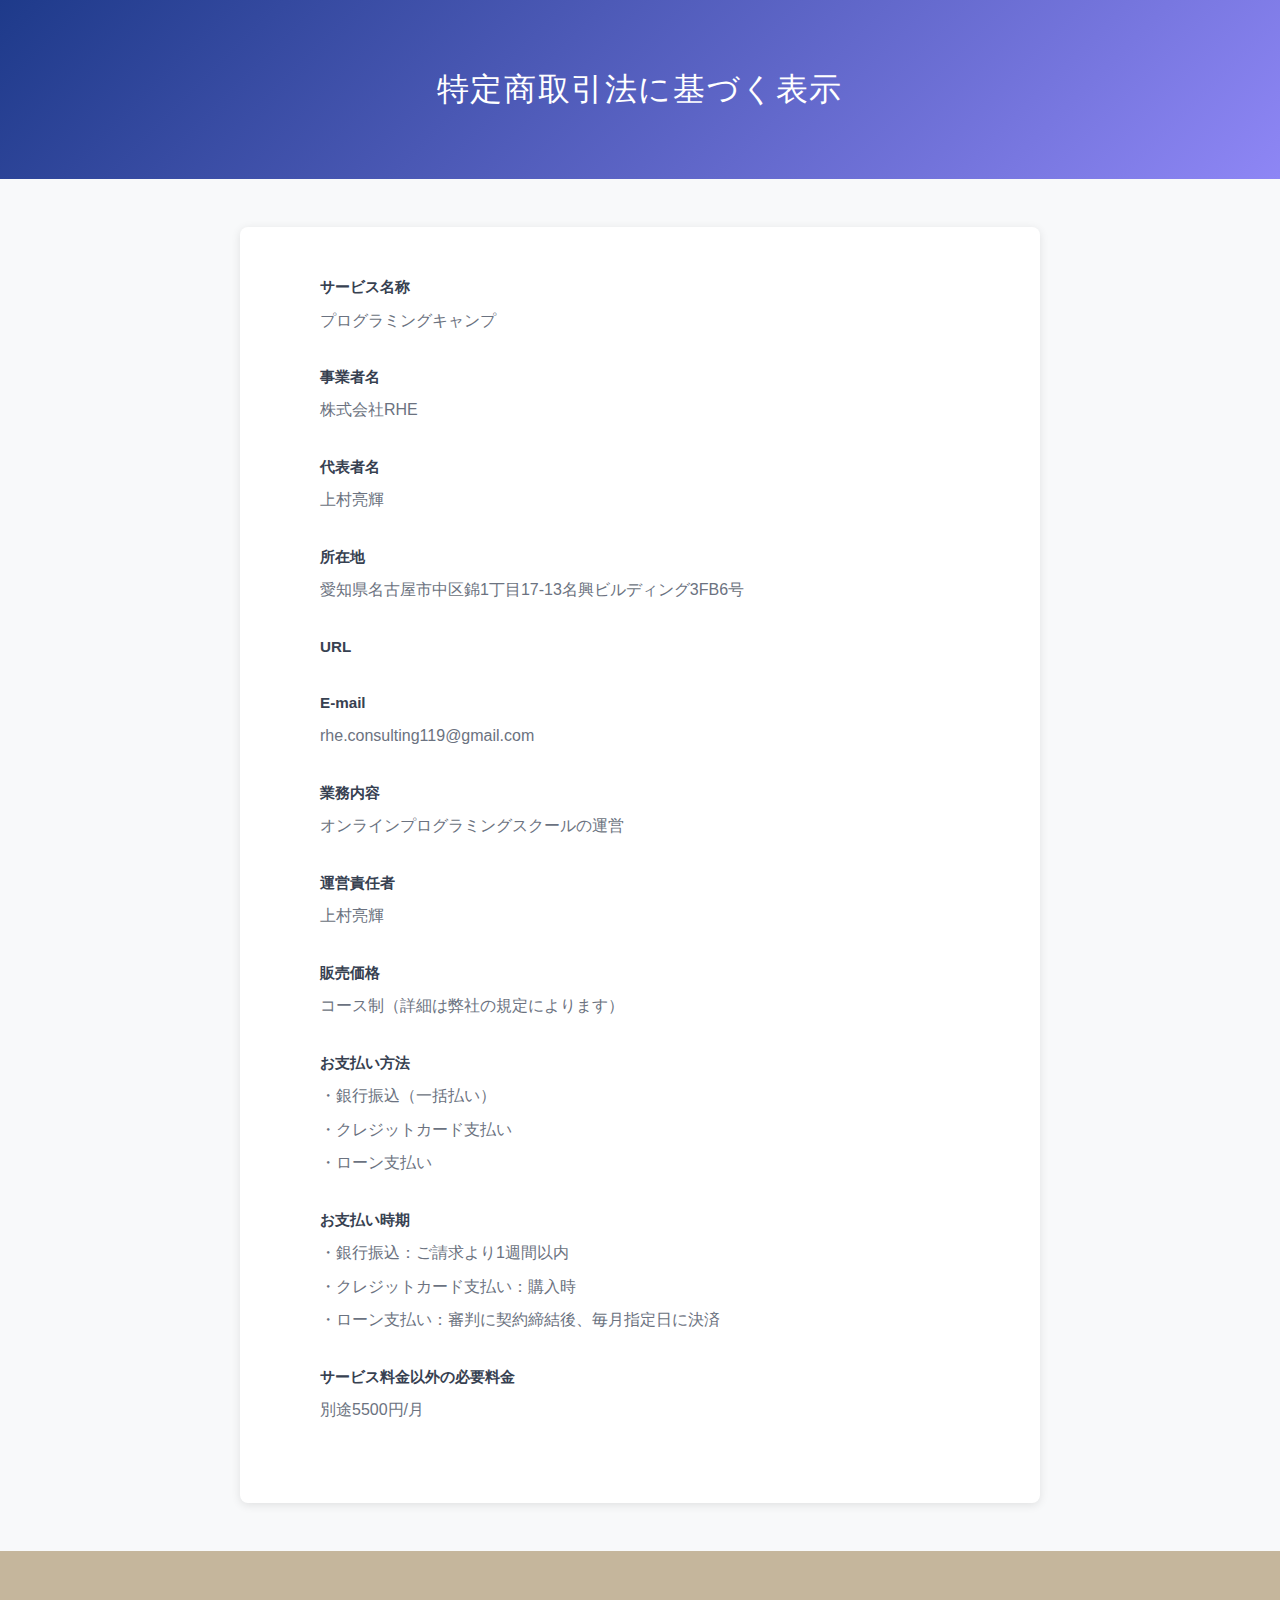
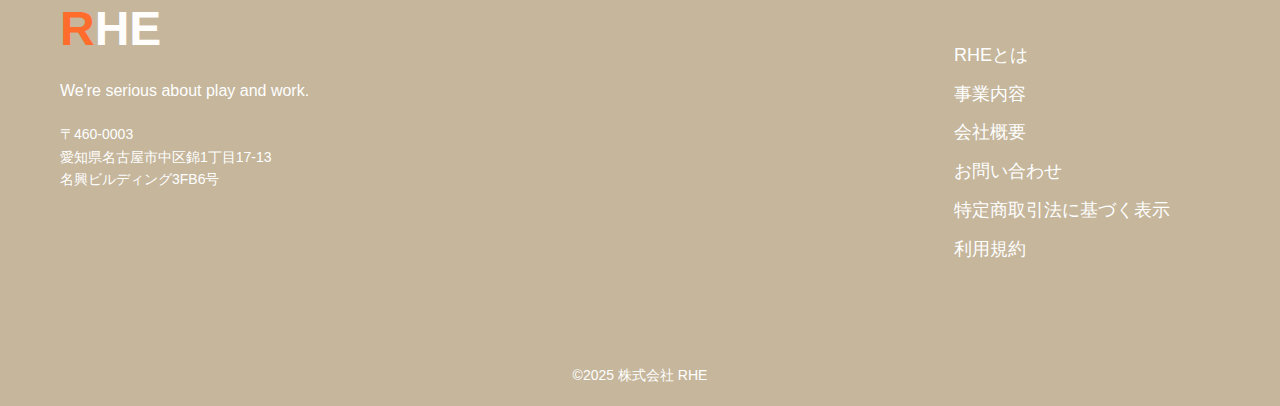
<file: toku.html>
<!DOCTYPE html>
<html lang="ja">
<head>
    <meta charset="UTF-8">
    <meta name="viewport" content="width=device-width, initial-scale=1.0">
    <title>特定商取引法に基づく表示 | RHE</title>
    <style>
        * {
            margin: 0;
            padding: 0;
            box-sizing: border-box;
        }

        body {
            font-family: -apple-system, BlinkMacSystemFont, 'Segoe UI', Roboto, 'Helvetica Neue', Arial, sans-serif;
            line-height: 1.6;
            color: #333;
            background-color: #f8f9fa;
        }

        /* Header Styles */
        .header {
            background-color: white;
            box-shadow: 0 2px 4px rgba(0,0,0,0.1);
            position: sticky;
            top: 0;
            z-index: 100;
        }

        .header-container {
            max-width: 1200px;
            margin: 0 auto;
            display: flex;
            justify-content: space-between;
            align-items: center;
            padding: 1rem 2rem;
        }

        .logo {
            font-size: 1.5rem;
            font-weight: bold;
            color: #6595fc;
        }

        .nav-menu {
            display: flex;
            list-style: none;
            gap: 2rem;
            align-items: center;
        }

        .nav-item {
            position: relative;
        }

        .nav-link {
            text-decoration: none;
            color: #4b5563;
            font-size: 0.9rem;
            padding: 0.5rem 0;
            transition: color 0.3s ease;
        }

        .nav-link:hover {
            color: #2563eb;
        }

        .dropdown-arrow::after {
            content: '▼';
            font-size: 0.7rem;
            margin-left: 0.5rem;
            color: #9ca3af;
        }

        .cta-button {
            background-color: #0ea5e9;
            color: white;
            padding: 0.75rem 1.5rem;
            border-radius: 25px;
            text-decoration: none;
            font-size: 0.9rem;
            font-weight: 500;
            transition: background-color 0.3s ease;
        }

        .cta-button:hover {
            background-color: #0284c7;
        }

        .login-link {
            color: #6b7280;
            text-decoration: none;
            font-size: 0.9rem;
        }

        /* Hero Section */
        .hero {
            background: linear-gradient(135deg, #1e3a8a 0%, #8e86f5 100%);
            color: white;
            padding: 4rem 0;
            text-align: center;
        }

        .hero h1 {
            font-size: 2rem;
            font-weight: 300;
            letter-spacing: 0.05em;
        }

        /* Main Content */
        .main-content {
            max-width: 800px;
            margin: 3rem auto;
            padding: 0 2rem;
            background-color: white;
            border-radius: 8px;
            box-shadow: 0 2px 10px rgba(0,0,0,0.1);
        }

        .content-inner {
            padding: 3rem;
        }

        .info-section {
            margin-bottom: 2rem;
        }

        .info-label {
            font-weight: 600;
            color: #374151;
            margin-bottom: 0.5rem;
            font-size: 0.95rem;
        }

        .info-value {
            color: #6b7280;
            margin-bottom: 1.5rem;
            line-height: 1.6;
        }

        .info-value a {
            color: #5e8ffa;
            text-decoration: none;
        }

        .info-value a:hover {
            text-decoration: underline;
        }

        .payment-list {
            list-style: none;
            padding-left: 0;
        }

        .payment-list li {
            margin-bottom: 0.5rem;
            position: relative;
            padding-left: 1rem;
        }

        .payment-list li::before {
            content: '・';
            position: absolute;
            left: 0;
            color: #6b7280;
        }

        /*フッターCSS*/
  .footer {
    background-color: #c5b69c;
    color: white;
    padding: 40px 60px;
    display: flex;
    justify-content: space-between;
    flex-wrap: wrap;
  }
  
  .footer .left {
    max-width: 400px;
  }
  
  .footer .logo {
    font-size: 48px;
    font-weight: bold;
    margin-bottom: 10px;
  }
  
  .footer .logo .orange {
    color: #ff6c2c;
  }

  .footer .logo {
    color: #fffcfc;
  }
  
  .footer .tagline {
    margin-bottom: 20px;
    font-size: 16px;
  }
  
  .footer .address {
    font-size: 14px;
    line-height: 1.6;
  }
  
  .footer .right ul {
    list-style: none;
    padding: 40px;
    margin: 10px;
  }
  
  .footer .right ul li {
    margin-bottom: 10px;
  }
  
  .footer .right ul li a {
    color: white;
    text-decoration: none;
    font-size: 18px;
  }
  
  .footer .right ul li a:hover {
    text-decoration: underline;
  }
  
  .copyright {
    background-color: #c5b69c;
    color: white;
    text-align: center;
    font-size: 14px;
    padding-bottom: 20px;
  }

        /* Responsive Design */
        @media (max-width: 768px) {
            .header-container {
                flex-direction: column;
                gap: 1rem;
                padding: 1rem;
            }

            .nav-menu {
                flex-wrap: wrap;
                gap: 1rem;
                justify-content: center;
            }

            .hero h1 {
                font-size: 1.5rem;
            }

            .main-content {
                margin: 2rem 1rem;
            }

            .content-inner {
                padding: 2rem;
            }
        }

        @media (max-width: 480px) {
            .nav-menu {
                display: none;
            }

            .header-container {
                flex-direction: row;
                justify-content: space-between;
            }

            .mobile-menu {
                display: block;
                background: none;
                border: none;
                font-size: 1.5rem;
                color: #4b5563;
            }
        }

        @media (min-width: 800) {
             #footer{
		        padding: 30px 10px 70px 0;
	        }
        }

        /* レスポンシブ対応：スマホ画面向け */
        @media screen and (max-width: 600px) {
            .footer .right ul {
                padding: 20px;
                margin: 0;
            }

            .footer .right ul li a {
                font-size: 14px;
                white-space: nowrap; /* ←これが改行を防ぐポイント */
            }
        }
    </style>
</head>
<body>

    <!-- Hero Section -->
    <section class="hero">
        <h1>特定商取引法に基づく表示</h1>
    </section>

    <!-- Main Content -->
    <main class="main-content">
        <div class="content-inner">
            <div class="info-section">
                <div class="info-label">サービス名称</div>
                <div class="info-value">プログラミングキャンプ</div>
            </div>

            <div class="info-section">
                <div class="info-label">事業者名</div>
                <div class="info-value">株式会社RHE</div>
            </div>

            <div class="info-section">
                <div class="info-label">代表者名</div>
                <div class="info-value">上村亮輝</div>
            </div>

            <div class="info-section">
                <div class="info-label">所在地</div>
                <div class="info-value">愛知県名古屋市中区錦1丁目17-13名興ビルディング3FB6号</div>
            </div>

            <div class="info-section">
                <div class="info-label">URL</div>
                <div class="info-value">
                    <a href="atodelinkiremasu"></a>
                </div>
            </div>

            <div class="info-section">
                <div class="info-label">E-mail</div>
                <div class="info-value">rhe.consulting119@gmail.com</div>
            </div>

            <div class="info-section">
                <div class="info-label">業務内容</div>
                <div class="info-value">オンラインプログラミングスクールの運営</div>
            </div>

            <div class="info-section">
                <div class="info-label">運営責任者</div>
                <div class="info-value">上村亮輝</div>
            </div>

            <div class="info-section">
                <div class="info-label">販売価格</div>
                <div class="info-value">コース制（詳細は弊社の規定によります）</div>
            </div>

            <div class="info-section">
                <div class="info-label">お支払い方法</div>
                <div class="info-value">
                    <ul class="payment-list">
                        <li>銀行振込（一括払い）</li>
                        <li>クレジットカード支払い</li>
                        <li>ローン支払い</li>
                    </ul>
                </div>
            </div>

            <div class="info-section">
                <div class="info-label">お支払い時期</div>
                <div class="info-value">
                    <ul class="payment-list">
                        <li>銀行振込：ご請求より1週間以内</li>
                        <li>クレジットカード支払い：購入時</li>
                        <li>ローン支払い：審判に契約締結後、毎月指定日に決済</li>
                    </ul>
                </div>
            </div>

            <div class="info-section">
                <div class="info-label">サービス料金以外の必要料金</div>
                <div class="info-value">別途5500円/月</div>
            </div>
        </div>
    </main>

    <footer>
        <div class="footer">
          <div class="left">
            <div class="logo"><span class="orange">R</span>HE<span class="sub"></span></div>
            <div class="tagline">We're serious about play and work.</div>
            <div class="address">
              〒460-0003<br>
              愛知県名古屋市中区錦1丁目17-13<br>名興ビルディング3FB6号
            </div>
          </div>
          <div class="right">
            <ul>
              <li><a href="index.html">RHEとは</a></li>
              <li><a href="index.html">事業内容</a></li>
              <li><a href="index.html">会社概要</a></li>
              <li><a href="https://form.run/@RHE-FnukarG7vnS6kp0lwkBc">お問い合わせ</a></li>
              <li><a href="toku.html">特定商取引法に基づく表示</a></li>
              <li><a href="terms.html">利用規約</a></li>
            </ul>
          </div>
        </div>
        <div class="copyright">©2025 株式会社 RHE</div>
    </footer>
</body>
</html>
</file>
<file: pro/styles.css>
/* リセットとベーススタイル */
* {
  margin: 0;
  padding: 0;
  box-sizing: border-box;
}

:root {
  --primary: #6366f1;
  --primary-dark: #4f46e5;
  --primary-light: #a5b4fc;
  --primary-bg: #eef2ff;
  --secondary: #f97316;
  --text-dark: #1e293b;
  --text-medium: #475569;
  --text-light: #94a3b8;
  --bg-light: #f8fafc;
  --bg-white: #ffffff;
  --bg-dark: #0f172a;
  --border-light: #e2e8f0;
  --border-medium: #cbd5e1;
  --shadow-sm: 0 1px 2px 0 rgba(0, 0, 0, 0.05);
  --shadow-md: 0 4px 6px -1px rgba(0, 0, 0, 0.1), 0 2px 4px -1px rgba(0, 0, 0, 0.06);
  --shadow-lg: 0 10px 15px -3px rgba(0, 0, 0, 0.1), 0 4px 6px -2px rgba(0, 0, 0, 0.05);
  --radius-sm: 0.25rem;
  --radius-md: 0.5rem;
  --radius-lg: 0.75rem;
  --radius-xl: 1rem;
  --transition: all 0.3s ease;
}

body {
  font-family: 'Poppins', 'Noto Sans JP', sans-serif;
  line-height: 1.6;
  color: var(--text-dark);
  background-color: var(--bg-white);
}

.container {
  width: 100%;
  max-width: 1200px;
  margin: 0 auto;
  padding: 0 20px;
}

a {
  text-decoration: none;
  color: inherit;
  transition: var(--transition);
}

ul {
  list-style: none;
}

#mainImg{
  position: relative;
  overflow: hidden;
  width: 100%;
  height: 528px;
}

#mainImg img{
  position: absolute;
  left: 50%;
  max-width: 1280px;
  width: 1280px;
  height: 528px;
  margin-left: -640px;
}

img{
	/*max-width: 100%;*/
	height: auto;
  padding-bottom: 50px;
}

/* ボタンスタイル */
.btn {
  display: inline-flex;
  align-items: center;
  justify-content: center;
  padding: 0.75rem 1.5rem;
  border-radius: var(--radius-md);
  font-weight: 500;
  text-align: center;
  cursor: pointer;
  transition: var(--transition);
  font-size: 0.95rem;
  letter-spacing: 0.01em;
}

.btn-primary {
  background-color: var(--primary);
  color: white;
  border: 1px solid var(--primary);
  box-shadow: var(--shadow-sm);
}

.btn-primary:hover {
  background-color: var(--primary-dark);
  border-color: var(--primary-dark);
  transform: translateY(-2px);
  box-shadow: var(--shadow-md);
}

.btn-outline {
  background-color: transparent;
  color: var(--primary);
  border: 1px solid var(--primary);
}

.btn-outline:hover {
  background-color: var(--primary-bg);
  transform: translateY(-2px);
}

.btn-full {
  width: 100%;
}

/* ヘッダースタイル */
.header {
  position: sticky;
  top: 0;
  z-index: 100;
  background-color: var(--bg-white);
  box-shadow: var(--shadow-sm);
}

.header-content {
  display: flex;
  justify-content: space-between;
  align-items: center;
  height: 80px;
}

.logo a {
  font-size: 1.6rem;
  font-weight: 700;
  color: var(--text-dark);
  letter-spacing: -0.02em;
}

.logo span {
  color: var(--primary);
}

.nav-desktop ul {
  display: flex;
  gap: 2rem;
}

.nav-desktop a {
  font-size: 0.95rem;
  font-weight: 500;
  color: var(--text-medium);
  position: relative;
  padding: 0.5rem 0;
}

.nav-desktop a:hover, .nav-desktop a.active {
  color: var(--primary);
}

.nav-desktop a::after {
  content: '';
  position: absolute;
  bottom: 0;
  left: 0;
  width: 0;
  height: 2px;
  background-color: var(--primary);
  transition: width 0.3s ease;
}

.nav-desktop a:hover::after, .nav-desktop a.active::after {
  width: 100%;
}

.header-buttons {
  display: flex;
  gap: 1rem;
}

.menu-toggle {
  display: none;
  background: none;
  border: none;
  cursor: pointer;
}

.menu-toggle span {
  display: block;
  width: 25px;
  height: 2px;
  margin: 6px 0;
  background-color: var(--text-dark);
  transition: var(--transition);
}

.nav-mobile {
  display: none;
  background-color: var(--bg-white);
  padding: 1.5rem;
  box-shadow: var(--shadow-md);
  border-radius: 0 0 var(--radius-md) var(--radius-md);
}

.nav-mobile ul {
  display: flex;
  flex-direction: column;
  gap: 1rem;
}

.nav-mobile a {
  display: block;
  padding: 0.5rem 0;
  font-weight: 500;
  color: var(--text-medium);
}

.nav-mobile a:hover, .nav-mobile a.active {
  color: var(--primary);
}

.nav-mobile .btn {
  margin-top: 1rem;
}

/* セクションスタイル */
section {
  padding: 5rem 0;
}

.section-header {
  text-align: center;
  margin-bottom: 3rem;
}

.section-tag {
  display: inline-block;
  background-color: var(--primary-bg);
  color: var(--primary);
  padding: 0.35rem 1rem;
  border-radius: var(--radius-md);
  font-size: 0.85rem;
  font-weight: 600;
  margin-bottom: 1rem;
  text-transform: uppercase;
  letter-spacing: 0.05em;
}

.section-header h1 {
  font-size: 2.75rem;
  font-weight: 700;
  margin-bottom: 1rem;
  line-height: 1.2;
  color: var(--text-dark);
  letter-spacing: -0.02em;
}

.section-header h2 {
  font-size: 2.25rem;
  font-weight: 700;
  margin-bottom: 1rem;
  line-height: 1.2;
  color: var(--text-dark);
  letter-spacing: -0.02em;
}

.section-header p {
  font-size: 1.1rem;
  color: var(--text-medium);
  max-width: 700px;
  margin: 0 auto;
}

/* 料金プランカード */
.pricing-hero {
  background: linear-gradient(to bottom, var(--bg-white), var(--bg-light));
  position: relative;
  overflow: hidden;
}

.pricing-hero::before {
  content: '';
  position: absolute;
  top: 0;
  left: 0;
  width: 100%;
  height: 100%;
  background-image: radial-gradient(var(--primary-bg) 1px, transparent 1px);
  background-size: 20px 20px;
  opacity: 0.5;
  z-index: 0;
}

.pricing-hero .container {
  position: relative;
  z-index: 1;
}

.pricing-cards {
  display: grid;
  grid-template-columns: repeat(auto-fit, minmax(300px, 1fr));
  gap: 2rem;
  margin-top: 3rem;
}

.pricing-card {
  background-color: var(--bg-white);
  border-radius: var(--radius-lg);
  box-shadow: var(--shadow-md);
  overflow: hidden;
  transition: var(--transition);
  display: flex;
  flex-direction: column;
  position: relative;
  border: 1px solid var(--border-light);
}

.pricing-card:hover {
  transform: translateY(-10px);
  box-shadow: var(--shadow-lg);
}

.pricing-card.popular {
  border: 2px solid var(--primary);
  transform: scale(1.03);
}

.pricing-card.popular:hover {
  transform: scale(1.03) translateY(-10px);
}

.popular-tag {
  position: absolute;
  top: 1rem;
  right: 1rem;
  background-color: var(--primary);
  color: white;
  padding: 0.35rem 1rem;
  border-radius: var(--radius-md);
  font-size: 0.85rem;
  font-weight: 600;
  box-shadow: var(--shadow-sm);
}

.card-header {
  padding: 2rem;
  border-bottom: 1px solid var(--border-light);
  background-color: var(--bg-white);
}

.card-header h2 {
  font-size: 1.5rem;
  margin-bottom: 0.5rem;
  color: var(--text-dark);
}

.card-header p {
  color: var(--text-medium);
  font-size: 0.95rem;
  margin-bottom: 1.5rem;
}

.price {
  margin-top: 1.5rem;
}

.amount {
  font-size: 2.5rem;
  font-weight: 700;
  color: var(--text-dark);
  line-height: 1;
}

.period {
  font-size: 0.95rem;
  color: var(--text-medium);
  margin-left: 0.5rem;
}

.monthly {
  font-size: 0.9rem;
  color: var(--text-medium);
  margin-top: 0.5rem;
}

.card-content {
  padding: 2rem;
  flex-grow: 1;
  background-color: var(--bg-white);
}

.feature-list {
  display: flex;
  flex-direction: column;
  gap: 1rem;
}

.feature-list li {
  display: flex;
  align-items: flex-start;
  gap: 0.75rem;
  font-size: 0.95rem;
  color: var(--text-medium);
}

.check-icon {
  width: 20px;
  height: 20px;
  color: var(--primary);
  flex-shrink: 0;
  margin-top: 0.2rem;
}

.card-footer {
  padding: 2rem;
  border-top: 1px solid var(--border-light);
  background-color: var(--bg-white);
}

/* 比較表 */
.comparison-section {
  background-color: var(--bg-white);
}

.table-container {
  overflow-x: auto;
  border-radius: var(--radius-lg);
  box-shadow: var(--shadow-md);
  border: 1px solid var(--border-light);
}

.comparison-table {
  width: 100%;
  border-collapse: collapse;
  text-align: center;
  background-color: var(--bg-white);
}

.comparison-table th,
.comparison-table td {
  padding: 1.25rem 1rem;
  border-bottom: 1px solid var(--border-light);
}

.comparison-table th {
  background-color: var(--bg-light);
  font-weight: 600;
  color: var(--text-dark);
  font-size: 0.95rem;
}

.comparison-table th:first-child,
.comparison-table td:first-child {
  text-align: left;
  font-weight: 500;
  color: var(--text-dark);
}

.comparison-table tr:last-child td {
  border-bottom: none;
}

.table-icon {
  width: 24px;
  height: 24px;
  margin: 0 auto;
}

.table-icon.check {
  color: var(--primary);
}

.table-icon.cross {
  color: var(--text-light);
}

/* FAQ セクション */
.faq-section {
  background-color: var(--bg-light);
  position: relative;
  overflow: hidden;
}

.faq-section::before {
  content: '';
  position: absolute;
  top: 0;
  left: 0;
  width: 100%;
  height: 100%;
  background-image: radial-gradient(var(--primary-bg) 1px, transparent 1px);
  background-size: 20px 20px;
  opacity: 0.5;
  z-index: 0;
}

.faq-section .container {
  position: relative;
  z-index: 1;
}

.accordion {
  max-width: 800px;
  margin: 0 auto;
}

.accordion-item {
  margin-bottom: 1rem;
  border-radius: var(--radius-lg);
  overflow: hidden;
  background-color: var(--bg-white);
  box-shadow: var(--shadow-md);
  border: 1px solid var(--border-light);
  transition: var(--transition);
}

.accordion-item:hover {
  box-shadow: var(--shadow-lg);
}

.accordion-header {
  width: 100%;
  padding: 1.5rem;
  background-color: var(--bg-white);
  border: none;
  text-align: left;
  font-size: 1.1rem;
  font-weight: 500;
  cursor: pointer;
  display: flex;
  justify-content: space-between;
  align-items: center;
  color: var(--text-dark);
  transition: var(--transition);
}

.accordion-header:hover {
  color: var(--primary);
}

.accordion-icon {
  width: 24px;
  height: 24px;
  color: var(--primary);
  transition: var(--transition);
}

.accordion-item.active .accordion-icon {
  transform: rotate(45deg);
}

.accordion-content {
  padding: 0 1.5rem;
  max-height: 0;
  overflow: hidden;
  transition: max-height 0.3s ease, padding 0.3s ease;
}

.accordion-item.active .accordion-content {
  padding: 0 1.5rem 1.5rem;
  max-height: 500px;
}

.accordion-content p {
  color: var(--text-medium);
  font-size: 0.95rem;
  line-height: 1.7;
}

/* お問い合わせセクション */
.contact-section {
  background-color: var(--bg-white);
}

.contact-grid {
  display: grid;
  grid-template-columns: 1fr 1fr;
  gap: 3rem;
  align-items: start;
}

.contact-info {
  display: flex;
  flex-direction: column;
  gap: 1.5rem;
}

.contact-info h2 {
  font-size: 2rem;
  font-weight: 700;
  line-height: 1.3;
  color: var(--text-dark);
  letter-spacing: -0.02em;
}

.contact-info > p {
  color: var(--text-medium);
  font-size: 1.1rem;
}

.contact-methods {
  margin-top: 2rem;
  display: flex;
  flex-direction: column;
  gap: 1.5rem;
}

.contact-method {
  display: flex;
  gap: 1rem;
  align-items: flex-start;
}

.icon-circle {
  width: 48px;
  height: 48px;
  border-radius: 50%;
  background-color: var(--primary-bg);
  display: flex;
  align-items: center;
  justify-content: center;
  flex-shrink: 0;
}

.icon-circle svg {
  width: 24px;
  height: 24px;
  color: var(--primary);
}

.contact-method h3 {
  font-size: 1.1rem;
  font-weight: 600;
  margin-bottom: 0.25rem;
  color: var(--text-dark);
}

.small {
  font-size: 0.9rem;
  color: var(--text-medium);
}

.contact-value {
  font-size: 1.1rem;
  font-weight: 500;
  margin-top: 0.5rem;
  color: var(--text-dark);
}

.contact-form {
  background-color: var(--bg-light);
  padding: 2.5rem;
  border-radius: var(--radius-lg);
  box-shadow: var(--shadow-md);
  border: 1px solid var(--border-light);
}

.contact-form h3 {
  font-size: 1.3rem;
  font-weight: 600;
  margin-bottom: 0.5rem;
  color: var(--text-dark);
}

.contact-form .small {
  margin-bottom: 1.5rem;
}

.form-row {
  display: grid;
  grid-template-columns: 1fr 1fr;
  gap: 1rem;
}

.form-group {
  margin-bottom: 1.25rem;
}

.form-group label {
  display: block;
  font-size: 0.9rem;
  font-weight: 500;
  margin-bottom: 0.5rem;
  color: var(--text-dark);
}

.form-group input,
.form-group select,
.form-group textarea {
  width: 100%;
  padding: 0.75rem 1rem;
  border: 1px solid var(--border-medium);
  border-radius: var(--radius-md);
  font-family: inherit;
  font-size: 0.95rem;
  color: var(--text-dark);
  background-color: var(--bg-white);
  transition: var(--transition);
}

.form-group input:focus,
.form-group select:focus,
.form-group textarea:focus {
  outline: none;
  border-color: var(--primary);
  box-shadow: 0 0 0 3px var(--primary-bg);
}

.form-group textarea {
  resize: vertical;
  min-height: 120px;
}

.privacy-note {
  text-align: center;
  font-size: 0.8rem;
  color: var(--text-light);
  margin-top: 1rem;
}

/*フッターCSS*/
  .footer {
    background-color: #c5b69c;
    color: white;
    padding: 40px 60px;
    display: flex;
    justify-content: space-between;
    flex-wrap: wrap;
  }
  
  .footer .left {
    max-width: 400px;
  }
  
  .footer .logo {
    font-size: 48px;
    font-weight: bold;
    margin-bottom: 10px;
  }
  
  .footer .logo .orange {
    color: #ff6c2c;
  }
  
  .footer .tagline {
    margin-bottom: 20px;
    font-size: 16px;
  }
  
  .footer .address {
    font-size: 14px;
    line-height: 1.6;
  }
  
  .footer .right ul {
    list-style: none;
    padding: 40px;
    margin: 10px;
  }
  
  .footer .right ul li {
    margin-bottom: 10px;
  }
  
  .footer .right ul li a {
    color: white;
    text-decoration: none;
    font-size: 18px;
  }
  
  .footer .right ul li a:hover {
    text-decoration: underline;
  }
  
  .copyright {
    background-color: #c5b69c;
    color: white;
    text-align: center;
    font-size: 14px;
    padding-bottom: 20px;
  }




.container {
  max-width: 1200px;
  margin: 0 auto;
  padding: 40px 20px;
}


/* ヘッダーセクション追加した上部のほう */
        .header-section {
            text-align: center;
            margin-bottom: 60px;
            position: relative;
        }

        .main-title {
            font-size: 2.2rem;
            color: #2c5282;
            font-weight: bold;
            margin-bottom: 10px;
            line-height: 1.4;
        }

        .sub-title {
            font-size: 2.8rem;
            color: #1a202c;
            font-weight: bold;
            margin-bottom: 40px;
        }

        .parent-illustration {
            position: absolute;
            right: 0;
            top: 0;
            width: 150px;
            height: auto;
        }

        /* 悩みセクション */
        .concerns-section {
            position: relative;
            margin-bottom: 80px;
        }

        .concerns-container {
            background: white;
            border: 3px solid #2c5282;
            border-radius: 20px;
            padding: 60px 40px;
            position: relative;
            transform: perspective(1000px) rotateX(5deg);
            box-shadow: 0 20px 40px rgba(0, 0, 0, 0.1);
        }

        .concerns-grid {
            display: grid;
            grid-template-columns: 1fr 1fr;
            gap: 30px;
            max-width: 900px;
            margin: 0 auto;
        }

        .concern-bubble {
            background: linear-gradient(135deg, #4a90a4 0%, #357a8a 100%);
            color: white;
            padding: 25px 30px;
            border-radius: 25px;
            position: relative;
            box-shadow: 0 8px 20px rgba(0, 0, 0, 0.15);
        }

        .concern-bubble::after {
            content: '';
            position: absolute;
            bottom: -10px;
            left: 30px;
            width: 0;
            height: 0;
            border-left: 15px solid transparent;
            border-right: 15px solid transparent;
            border-top: 15px solid #357a8a;
        }

        .concern-bubble:nth-child(2)::after,
        .concern-bubble:nth-child(4)::after {
            left: auto;
            right: 30px;
        }

        .concern-title {
            font-size: 1.3rem;
            font-weight: bold;
            margin-bottom: 8px;
            color: #ffd700;
        }

        .concern-description {
            font-size: 1rem;
            line-height: 1.5;
            opacity: 0.95;
        }

        /* 特別なハイライト */
        .highlight-yellow {
            color: #ffd700;
            font-weight: bold;
        }

        /* ボトムメッセージ */
        .bottom-message {
            text-align: center;
            background: white;
            padding: 40px 30px;
            border-radius: 15px;
            box-shadow: 0 10px 30px rgba(0, 0, 0, 0.1);
            border: 2px solid #e2e8f0;
            margin-bottom: 80px;
        }

        .bottom-title {
            font-size: 2rem;
            color: #1a202c;
            font-weight: bold;
            margin-bottom: 10px;
            background: linear-gradient(45deg, #ffd700, #ffed4e);
            -webkit-background-clip: text;
            -webkit-text-fill-color: transparent;
            background-clip: text;
        }

        .bottom-subtitle {
            font-size: 1.4rem;
            color: #2c5282;
            font-weight: bold;
        }

        /* HALLOセクション */
        .hallo-section {
            background: linear-gradient(135deg, #c5c5c5 0%, #d4d4d4 100%);
            padding: 60px 40px;
            border-radius: 20px;
            margin-bottom: 40px;
            box-shadow: 0 15px 35px rgba(0, 0, 0, 0.1);
        }

        .hallo-header {
            text-align: center;
            margin-bottom: 50px;
        }

        .yaruki-logo {
            background: white;
            padding: 8px 20px;
            border-radius: 10px;
            display: inline-block;
            margin-bottom: 30px;
            box-shadow: 0 4px 10px rgba(0, 0, 0, 0.1);
        }

        .yaruki-text {
            color: #360cef;
            font-weight: bold;
            font-size: 1.1rem;
        }

        .age-groups {
            display: flex;
            justify-content: center;
            gap: 20px;
            margin-bottom: 30px;
        }

        .age-circle {
            width: 80px;
            height: 80px;
            background: white;
            border-radius: 50%;
            display: flex;
            align-items: center;
            justify-content: center;
            font-weight: bold;
            color: #2c5282;
            font-size: 1rem;
            box-shadow: 0 4px 15px rgba(0, 0, 0, 0.1);
            border: 3px solid #2c5282;
        }

        .hallo-title {
            font-size: 2.5rem;
            color: #1a202c;
            font-weight: bold;
            margin-bottom: 20px;
            line-height: 1.3;
        }

        .hallo-subtitle {
            font-size: 3rem;
            color: #1a202c;
            font-weight: bold;
        }

        /* アコーディオンセクション */
        .accordion-container {
            max-width: 1000px;
            margin: 0 auto;
        }

        .accordion-item {
            background: white;
            border: 3px solid #2c5282;
            border-radius: 10px;
            margin-bottom: 20px;
            box-shadow: 0 8px 20px rgba(0, 0, 0, 0.1);
            overflow: hidden;
            transition: all 0.3s ease;
        }

        .accordion-item:hover {
            transform: translateY(-2px);
            box-shadow: 0 12px 25px rgba(0, 0, 0, 0.15);
        }

        .accordion-header {
            padding: 25px 30px;
            cursor: pointer;
            display: flex;
            align-items: center;
            justify-content: space-between;
            background: white;
            transition: background-color 0.3s ease;
        }

        .accordion-header:hover {
            background: #f7fafc;
        }

        .accordion-number {
            font-size: 2rem;
            color: #4a90a4;
            font-weight: bold;
            margin-right: 15px;
        }

        .accordion-title {
            flex: 1;
            font-size: 1.4rem;
            color: #1a202c;
            font-weight: bold;
        }

        .accordion-title .highlight-red {
            color: #e53e3e;
        }

        .accordion-icon {
            font-size: 1.5rem;
            color: #4a90a4;
            font-weight: bold;
            transition: transform 0.3s ease;
        }

        .accordion-item.active .accordion-icon {
            transform: rotate(45deg);
        }

        .accordion-content {
            max-height: 0;
            overflow: hidden;
            transition: max-height 0.3s ease;
            background: #f7fafc;
        }

        .accordion-item.active .accordion-content {
            max-height: 300px;
        }

        .accordion-body {
            padding: 30px;
            color: #4a5568;
            font-size: 1.1rem;
            line-height: 1.7;
        }
























/* レスポンシブスタイル */
@media (max-width: 992px) {
  .contact-grid {
    grid-template-columns: 1fr;
  }
  
  .footer-grid {
    grid-template-columns: 1fr 1fr;
  }
  
  .footer-about {
    grid-column: span 2;
  }
}

@media (max-width: 768px) {

      #mainImg {
        height: auto;
        padding-top: 10px;
      }
    
      #mainImg img {
        position: static;
        display: block;
        width: 100%;
        height: auto;
        margin: 0 auto;
      }

  .nav-desktop, .header-buttons {
    display: none;
  }

  .menu-toggle {
    display: block;
  }

  .nav-mobile.active {
    display: block;
  }

  .section-header h1 {
    font-size: 2.25rem;
  }

  .section-header h2 {
    font-size: 1.75rem;
  }

  .section-header p {
    font-size: 1rem;
  }
  
  .pricing-card.popular {
    transform: none;
  }
  
  .pricing-card.popular:hover {
    transform: translateY(-10px);
  }
}

@media (max-width: 576px) {
  .pricing-cards {
    grid-template-columns: 1fr;
  }

  .form-row {
    grid-template-columns: 1fr;
  }

  .footer-grid {
    grid-template-columns: 1fr;
  }
  
  .footer-about {
    grid-column: span 1;
  }
  
  .amount {
    font-size: 2rem;
  }
}


/* レスポンシブデザイン */
        @media (max-width: 768px) {
            .container {
                padding: 20px 15px;
            }

            .main-title {
                font-size: 1.6rem;
            }

            .sub-title {
                font-size: 2rem;
            }

            .parent-illustration {
                position: static;
                width: 100px;
                margin: 20px auto;
                display: block;
            }

            .concerns-container {
                padding: 40px 20px;
                transform: none;
            }

            .concerns-grid {
                grid-template-columns: 1fr;
                gap: 20px;
            }

            .concern-bubble {
                padding: 20px 25px;
            }

            .concern-title {
                font-size: 1.1rem;
            }

            .concern-description {
                font-size: 0.9rem;
            }

            .bottom-title {
                font-size: 1.6rem;
            }

            .bottom-subtitle {
                font-size: 1.2rem;
            }

            .hallo-section {
                padding: 40px 20px;
            }

            .age-groups {
                gap: 15px;
            }

            .age-circle {
                width: 60px;
                height: 60px;
                font-size: 0.9rem;
            }

            .hallo-title {
                font-size: 1.8rem;
            }

            .hallo-subtitle {
                font-size: 2.2rem;
            }

            .accordion-header {
                padding: 20px 20px;
            }

            .accordion-number {
                font-size: 1.5rem;
            }

            .accordion-title {
                font-size: 1.2rem;
            }

            .accordion-body {
                padding: 20px;
                font-size: 1rem;
            }
        }

        @media (max-width: 480px) {
            .main-title {
                font-size: 1.4rem;
            }

            .sub-title {
                font-size: 1.8rem;
            }

            .concerns-container {
                padding: 30px 15px;
            }

            .concern-bubble {
                padding: 18px 20px;
                border-radius: 20px;
            }

            .bottom-message {
                padding: 30px 20px;
            }

            .bottom-title {
                font-size: 1.4rem;
            }

            .bottom-subtitle {
                font-size: 1.1rem;
            }

            .hallo-section {
                padding: 30px 15px;
            }

            .age-groups {
                flex-wrap: wrap;
                gap: 10px;
            }

            .age-circle {
                width: 50px;
                height: 50px;
                font-size: 0.8rem;
            }

            .hallo-title {
                font-size: 1.5rem;
            }

            .hallo-subtitle {
                font-size: 1.8rem;
            }

            .accordion-header {
                padding: 15px 15px;
            }

            .accordion-number {
                font-size: 1.3rem;
                margin-right: 10px;
            }

            .accordion-title {
                font-size: 1.1rem;
            }
          }
</file>
<file: style.css>
@charset "utf-8";

/* reset */
body,div,dl,dt,dd,ul,ol,li,h1,h2,h3,h4,h5,h6,pre,form,fieldset,input,textarea,p,blockquote,th,td{margin:0;padding:0;}
address,caption,cite,code,dfn,em,strong,th,var{font-style:normal;}
ul{list-style:none;}
table{border-collapse:collapse;border-spacing:0;}
caption,th{text-align:left;}
q:before,q:after{content:'';}
object,embed{vertical-align:top;}
legend{display:none;}
h1,h2,h3,h4,h5,h6{font-size:100%;}
img,abbr,acronym,fieldset{border:0;}

body{
    font: 14px/1.9 'Noto Sans JP', Arial, Verdana, '游ゴシック', YuGothic, 'ヒラギノ角ゴ ProN W3', 'Hiragino Kaku Gothic ProN', 'ＭＳＰゴシック', Meiryo, sans-serif;
    font-weight: 300;
	    -webkit-text-size-adjust:100%;
	    overflow-x: hidden;
	    color: #000;
	    background: #fff;
}

a{
	color: #0066ff;
	text-decoration: none;
}

a:hover, .active{
  text-decoration: underline;
}

a:active, a:focus,input:active, input:focus{outline:0;}

h1, h2{
	font-family: 'Josefin Sans', 'Noto Sans JP',serif;
}

/*img{
	width: 100%;
	height: auto;
}*/

@media screen and (min-width: 541px) {
    .sp {
      display: none;
    }
  }
  
  @media screen and (max-width: 540px) {
    .pc {
      display: none;
    }
  }
  
  @media screen and (min-width: 769px) {
    .tb {
      display: none;
    }
  }
  
  @media screen and (max-width: 768px) {
    .nb {
      display: none;
    }
  }
  
  @media screen and (min-width: 321px) {
    .mn {
      display: none;
    }
  }

section{clear:both;}

section h2{
	font-size: 22px;
	font-weight:normal;
	text-align: center;
}

.inner{
	width: 94%;
	margin: 0 auto;
	padding-bottom: 50px;
}

.col2 li{
	display: inline-block;
	width: 100%;
  	margin: 20px 0 20px 0;
}


#header{
	text-align: center;
}

#header h1{
	padding-top: 20px;
}


#mainnav a{
	color: #000;
}

#mainImg{
  position: relative;
  overflow: hidden;
  width: 100%;
  height: 528px;
}

#mainImg img{
  position: absolute;
  left: 50%;
  max-width: 1280px;
  width: 1280px;
  height: 528px;
  margin-left: -640px;
}

img{
	max-width: 100%;
	height: auto;
}


section{
	clear:both;
	padding-top: 70px;
  margin-bottom: 100px;
}

section h2{
	font-family: 'Pacifico', cursive;
	width: 60%;
	margin: 0 auto 40px;
	font-size: 30px;
	font-weight:normal;
	text-align: center;
}


section h2 span {
	background: #fff;
	padding: 0 80px;
    font-size: 50px;
}


.line {
    height: 3px;
    background-color: #000; /* 青色 */
    margin: 10px 600px 50px 600px;
    border-radius: 2px;
  }
  

.inner{
	width: 94%;
	margin: 0 auto;
	padding-bottom: 50px;
}

.inners{
    font-size: 18px;
    text-align: center;
    font-weight: bold;
	width: 60%;
	margin: 0 auto;
	padding-bottom: 50px;
}

.innerS{
    font-size: 15px;
	width: 60%;
	margin: 0 auto;
	padding-bottom: 0px;
}

/*社長挨拶*/
main {
    max-width: 800px;
    margin: 40px auto;
    background-color: white;
    padding: 30px;
    border-radius: 10px;
    box-shadow: 0 0 10px rgba(0, 0, 0, 0.1);
  }
  
main h1 {
    margin-top: 0;
    font-size: 2em;
    border-left: 6px solid #003366;
    padding-left: 10px;
    margin-bottom: 30px;
  }
  
  .president-info {
    display: flex;
    align-items: center;
    margin-top: 30px;
  }
  
  .president-photo {
    width: 150px;
    height: 150px;
    border-radius: 50%;
    object-fit: cover;
    margin-right: 20px;
  }
  
  .president-name {
    font-size: 1.2em;
    font-weight: bold;
  }

  /*map表示*/
  
#sec05{
	padding-top: 0px;
}


.title{
    text-align: center;
}

#sec05 dl{
	line-height: 1.2;
}

#sec05 dt{
	clear: left;
	float: left;
	display: block;
	width: 30%;
	margin-right: 10%;
	margin-bottom: 20px;
	text-align: right;
	line-height: 1.6em;
}

#sec05 dd{
	width: 60%;
	float: left;
	text-align: left;
	margin-bottom: 15px;
	line-height: 1.6em;
}

#sec05 header{
	display: none;
}

#map{
	position: relative;
	padding-bottom: 75%;
	height: 0;
	overflow: hidden;
}

#map iframe{
	position: absolute;
	top: 0;
	left: 0;
	width: 100% !important;
	height: 100% !important;
	border: 0;
}
  
  

  /*フッターCSS*/
  .footer {
    background-color: #c5b69c;
    color: white;
    padding: 40px 60px;
    display: flex;
    justify-content: space-between;
    flex-wrap: wrap;
  }
  
  .footer .left {
    max-width: 400px;
  }
  
  .footer .logo {
    font-size: 48px;
    font-weight: bold;
    margin-bottom: 10px;
  }
  
  .footer .logo .orange {
    color: #ff6c2c;
  }
  
  .footer .tagline {
    margin-bottom: 20px;
    font-size: 16px;
  }
  
  .footer .address {
    font-size: 14px;
    line-height: 1.6;
  }
  
  .footer .right ul {
    list-style: none;
    padding: 40px;
    margin: 10px;
  }
  
  .footer .right ul li {
    margin-bottom: 10px;
  }
  
  .footer .right ul li a {
    color: white;
    text-decoration: none;
    font-size: 18px;
  }
  
  .footer .right ul li a:hover {
    text-decoration: underline;
  }
  
  .copyright {
    background-color: #c5b69c;
    color: white;
    text-align: center;
    font-size: 14px;
    padding-bottom: 20px;
  }

  /*businessの部分 */
  .business-section {
    padding: 40px 0px;
    margin: 0 0 -75px -100px;
  }

  .business-header {
    position: relative;
    display: inline-block;
  }

  .business-header .en {
    font-family: cursive;
    color: #f57c00;
    font-size: 64px;
  }

  .business-header .jp {
    position: absolute;
    bottom: 0;
    left: 100%;
    white-space: nowrap;
    font-size: 28px;
    color: #333;
    margin-left: 250px;
    padding: 0;
  }


 

  /* SEC02 MESSAGE
------------------------------------------------------------*/
.wrap {
    display: flex;
    flex-wrap: nowrap;
    align-items: stretch;
    width: 100%;
    background: #f6f6f6;
  }
  
  /* 2つ目だけ左右反転 */
  #sec02_02 {
    flex-direction: row-reverse;
  }

  /* 画像側 */
  .bg {
    flex: 1;
    line-height: 0;
    overflow: hidden;
    min-width: 300px;
    height: 400px;
  }
  
  .bg img {
    width: 100%;
    height: 100%;
    object-fit: cover;
    display: block;
  }
  
  /* テキスト側 */
  .txt {
    flex: 1;
    display: flex;
    align-items: center;
    justify-content: center;
    background: #fff;
    /* padding なしで端を合わせる */
  }
  
  /* テキストの中身にだけ余白 */
  .vMid {
    padding: 60px 20px;
    max-width: 100%;
    width: 100%;
    text-align: center;
  }
  
  /* h2＋横線 */
  .vMid h2 {
    font-size: 22px;        
    margin: 30px 120px;
    position: relative;
    white-space: nowrap;     /* 折り返しを防ぐ */
  }
  
  
  .vMid h2::after {
    content: "";
    display: block;
    width: 60px;
    height: 2px;
    background: #000;
    margin: 10px auto 20px;
  }

/*btn*/
    .button-container {
      text-align: left;
      margin: 80px 0;
      margin-left: 250px;
    }

    .btn {
      background-color: #2563eb; /* 青 */
      color: white;
      font-weight: bold;
      padding: 12px 24px;
      border-radius: 8px;
      text-decoration: none;
      box-shadow: 0 4px 6px rgba(0, 0, 0, 0.1);
      transition: background-color 0.3s ease, transform 0.2s ease;
      display: inline-block;
    }

    .btn:hover {
      background-color: #1d4ed8;
      transform: scale(1.05);
    }


/*message*/
  
 .post * {
	color: #333;
	font-size: 16px;
	line-height: 1.15;
}

h1 {
	margin: 30px 0;
	font-size: 25px;
	text-align: center;
}

form {
	width: 60%;
	margin: 0 auto;
	text-align: center;
}

label {
	margin-bottom: 3px;
	text-align: left;
	display: block;
}

label span {
	padding-left: 5px;
	color: red;
}

input:not(input[type="submit"]) {
	width: 100%;
	margin-bottom: 25px;
	padding: 7px 7px;
	border: 1px solid #CCC;
	border-radius: 5px;
	text-align: left;
	display: block;
}

textarea {
	width: 100%;
	margin-bottom: 25px;
	padding: 7px 7px;
	border: 1px solid #CCC;
	border-radius: 5px;
	text-align: left;
	display: block;
}

input[type="submit"] {
	margin: 20px;
	padding: 10px 15px;
	background-color: #EEE;
	border: 1px solid #BBB;
	border-radius: 5px;
	display: inline-block;
}

.post p:not(.complete) {
	width: 100%;
	min-height: calc(1em * 1.15 + 7px * 2 + 2px);
	margin-bottom: 25px;
	padding: 7px 7px;
	border: 1px solid #CCC;
	border-radius: 5px;
	text-align: left;
	display: block;
}
.complete {
	text-align: center;
}













/*メディアクエリ*/

@media only screen and (min-width: 1200px){
	.inner{
		width: 1024px;
		padding-bottom: 120px;
	}
	section h2{
		padding: 70px 0 20px;
	}
	.txt h2{
		padding: 0 0 20px !important;
	}
}

@media only screen and (min-width: 800px){
	body{
		font-size:14px;
	}
	
    a#menu{
		display:none;
	}	

	.panel{
		display:block !important;
	}

	#mainnav{
		position:fixed;
		top: 0;
		width:100%;
		z-index:500;
	}

	#mainnav ul{
		text-align: right;
		padding-right: 30px;
	}

	#mainnav li{
		display: inline-block;
		padding: 45px 10px 20px;
		font-size: 14px;
		font-weight: 300;
	}
	
    #mainnav a{
		color: #000;
	}
	
	#mainnav.changeNav{
		background: rgba(255,255,255,.9);
		border-bottom: 1px solid #d1d1d1;
	}
	
	#mainnav.changeNav li{
		padding: 20px 10px;
	}

	
	/* SEC03 SERVICE MESSAGE STORY
	-----------------*/
	.col3{
		text-align: center;
	}

	.col3 li{
		display: inline-block;
		width: 30%;
		padding: 0 1.5%;
		margin-bottom: 0;
		vertical-align: top;
		text-align: left;
	}
	
	/* SEC05 PROFILE
	-----------------*/
	#sec05{
		padding-top: 120px;
	}
	
  #footer{
		padding: 30px 10px 70px 0;
	}
  /*.business-header .jp{
    margin-left: 80px;
  }*/
}

@media screen and (min-width: 768px) and (max-width: 1199px) {
  .business-header .en {
    font-size: 60px;
    text-align: center;
  }

  .business-header .jp {
    font-size: 30px;
    text-align: center;
    width: 100%;   /* ← 中央揃えに必要！ */
    margin: 0 auto;
    display: block;
  }

  .business-header {
    padding-left: 6vw;
  }

  .button-container {
    margin-left: 40px;
  }

  .wrap {
        flex-direction: column !important; /* rowやrow-reverseを強制解除して縦並びに */
        margin-bottom: 40px;
        background: none !important;
    }

      .bg, .txt {
        width: 100%;
      }

      .wrap .bg img {
        margin-bottom: 20px;
      }

      .bg img {
        width: 100%;
        height: auto;
        display: block;
        margin: 0 auto 20px;
        padding-top: 20px;
        background-color: #fff;
      }
    
      .txt h2 {
        position: relative;
        padding-left: 20px;
        border: none; /* 元の線を削除 */
        font-size: 20px;
        font-weight: bold;
        margin-bottom: 10px;
        text-align: left;
      }

      .txt h2::before {
        content: "";
        position: absolute;
        left: 0;
        top: 50px;
        width: 4px;
        height: 30px; /* ← この高さで短く調整 */
        background-color: #f57c00;
      }

      .txt h2::after {
        display: none !important;
      }
    
      .vMid {
        padding: 20px; /* スマホ用に余白調整 */
        text-align: left;
      }
    
      .vMid h2 {
        margin: 0 0 10px;
        font-size: 20px;
      }
    
      .vMid h2::after {
        margin: 10px 0 20px;
      }

      .vMid p {
        font-size: 16px;
        line-height: 1.8;
        text-align: left;
      }
}




@media only screen and (min-width: 641px){
	.col2 li{
		width: 40%;
		padding: 0 3%;
		vertical-align: top;
	}
}

@media only screen and (max-width: 640px){
	#map iframe{
	  width: 96% !important;
		left: 2%;
	}
}

@media only screen and (max-width: 799px){

    .wrap {
        flex-direction: column !important; /* rowやrow-reverseを強制解除して縦並びに */
        margin-bottom: 40px;
        background: none !important;
    }

      .bg, .txt {
        width: 100%;
      }

      .wrap .bg img {
        margin-bottom: 20px;
      }

      .bg img {
        width: 100%;
        height: auto;
        display: block;
        margin: 0 auto 20px;
        padding-top: 20px;
        background-color: #fff;
      }
    
      .txt h2 {
        position: relative;
        padding-left: 20px;
        border: none; /* 元の線を削除 */
        font-size: 20px;
        font-weight: bold;
        margin-bottom: 10px;
        text-align: left;
      }

      .txt h2::before {
        content: "";
        position: absolute;
        left: 0;
        top: 50px;
        width: 4px;
        height: 30px; /* ← この高さで短く調整 */
        background-color: #f57c00;
      }

      .txt h2::after {
        display: none !important;
      }
    
      .vMid {
        padding: 20px; /* スマホ用に余白調整 */
        text-align: left;
      }
    
      .vMid h2 {
        margin: 0 0 10px;
        font-size: 20px;
      }
    
      .vMid h2::after {
        margin: 10px 0 20px;
      }

      .vMid p {
        font-size: 16px;
        line-height: 1.8;
        text-align: left;
      }
    
      .inners,
      .innerS {
        font-size: 16px;
        line-height: 1.8;
        width: 94%;
        margin: 0 auto;
        text-align: center;
        padding: 10px 0 20px;
      }

      .business-section {
        display: flex;
        align-items: center;      /* 縦方向中央 */
        justify-content: center;  /* 横方向中央 */
      }

      /* 中のテキストを縦並び＋中央揃え */
      .business-header {
        text-align: center;
      }

      /* 英語見出し */
      .business-header .en {
        font-size: 50px;
        font-family: cursive;
        color: #f57c00;
        display: block;
        margin-bottom: 10px;
        border-bottom: #000;
      }

      /* 日本語見出し */
      .business-header .jp {
        font-size: 18px;
        color: #333;
        display: block;
        margin-left: -100px;
      }





      /*.business-header {
        text-align: center;
        padding-left: 100px; /* 余白を追加（お好みで調整） *
        margin-bottom: 20px;
      }

      .business-header .en {
        font-size: 50px;
        font-family: 'cursive';
        color: #f57c00;
        display: block;
        margin-bottom: 5px;
        line-height: 1.2;
      }

      .business-header .jp {
        display: block;
        font-size: 18px;
        color: #333;
        margin: 0;
      }*/

      a#menu{
        display: inline-block;
        position: relative;
        width: 40px;
        height: 40px;
        margin: 10px;
	    }

	    #menuBtn{
        display: block;
        position: absolute;
        top: 50%;
        left: 50%;
        width: 18px;
        height: 2px;
        margin: -1px 0 0 -7px;
        background: #fff;
        transition: .2s;
	    }

	    #menuBtn:before, #menuBtn:after{
        display: block;
        content: "";
        position: absolute;
        top: 50%;
        left: 0;
        width: 18px;
        height: 2px;
        background: #fff;
        transition: .3s;
	    }

	    #menuBtn:before{
  	    margin-top: -7px;
	    }

	    #menuBtn:after{
  	    margin-top: 5px;
	    }

	    a#menu .close{
  	    background: transparent;
	    }

      a#menu .close:before, a#menu .close:after{
        margin-top: 0;
      }

      a#menu .close:before{
        transform: rotate(-45deg);
        -webkit-transform: rotate(-45deg);
      }

      a#menu .close:after{
        transform: rotate(-135deg);
        -webkit-transform: rotate(-135deg);
      }

      .panel{
        width: 100%;
        display: none;
        overflow: hidden;
        position: relative;
        left: 0;
        top: 0;
        z-index: 100;
      }

      .panel.open {
          display: block;
      }
        
      #mainnav{
        position: absolute;
        top: 0;
        right: 0;
        width: 100%;
        text-align: right;
        z-index:500;
      }

      #mainnav ul{
        border-bottom: 1px solid #ccc;
        background: #fff;
        text-align: left;
      }

      #mainnav li a{
        position: relative;
        display:block;
        padding:15px 25px;
        border-bottom: 1px solid #ccc;
        color: #000;
        font-weight: 400;
      }

      #mainnav li a:before{
        display: block;
        content: "";
        position: absolute;
        top: 50%;
        left: 5px;
        width: 6px;
        height: 6px;
        margin: -4px 0 0 0;
        border-top: solid 2px #000;
        border-right: solid 2px #000;
        -webkit-transform: rotate(45deg);
        transform: rotate(45deg);
      }

      .col3 li{
        margin: 0 auto;
        display: block;
          max-width: 288px;
      }

      #mainImg {
        height: auto;
        padding-top: 10px;
      }
    
      #mainImg img {
        position: static;
        display: block;
        width: 100%;
        height: auto;
        margin: 0 auto;
      }
    
      /* VISION・MISSIONタイトル調整 */
      section h2 span {
        font-size: 26px;
        padding: 0 10px;
        display: inline-block;
        border-bottom: 2px solid #ccc;
        line-height: 1.4;
      }
    
      section h2 {
        font-size: 20px;
        margin-bottom: 15px;
      }
    
      .line {
        margin: 20px auto;
        width: 60%;
        margin-bottom: 40px;
      }
    
      /* 余白の再整理 */
      section {
        padding: 30px 0;
        margin: 0;
      }
    
      body {
        font-size: 16px;
        line-height: 1.6;
        padding: 0 10px;
      }

      .button-container {
      text-align: center;
      margin: 80px 0;
    }

    .btn {
      background-color: #2563eb;
      color: white;
      font-weight: bold;
      padding: 12px 24px;
      border-radius: 8px;
      text-decoration: none;
      box-shadow: 0 4px 6px rgba(0, 0, 0, 0.1);
      transition: background-color 0.3s ease, transform 0.2s ease;
      display: inline-block;
    }

    .btn:hover {
      background-color: #1d4ed8;
      transform: scale(1.05);
    }

 
}

@media only screen and (max-width: 1199px){
	section h2{
		padding: 50px 0 20px 0;
	}
	#sec01 h2{
		padding: 70px 0 20px;
	}
	.vMid{
		padding: 0 20px;
	}
}
</file>
